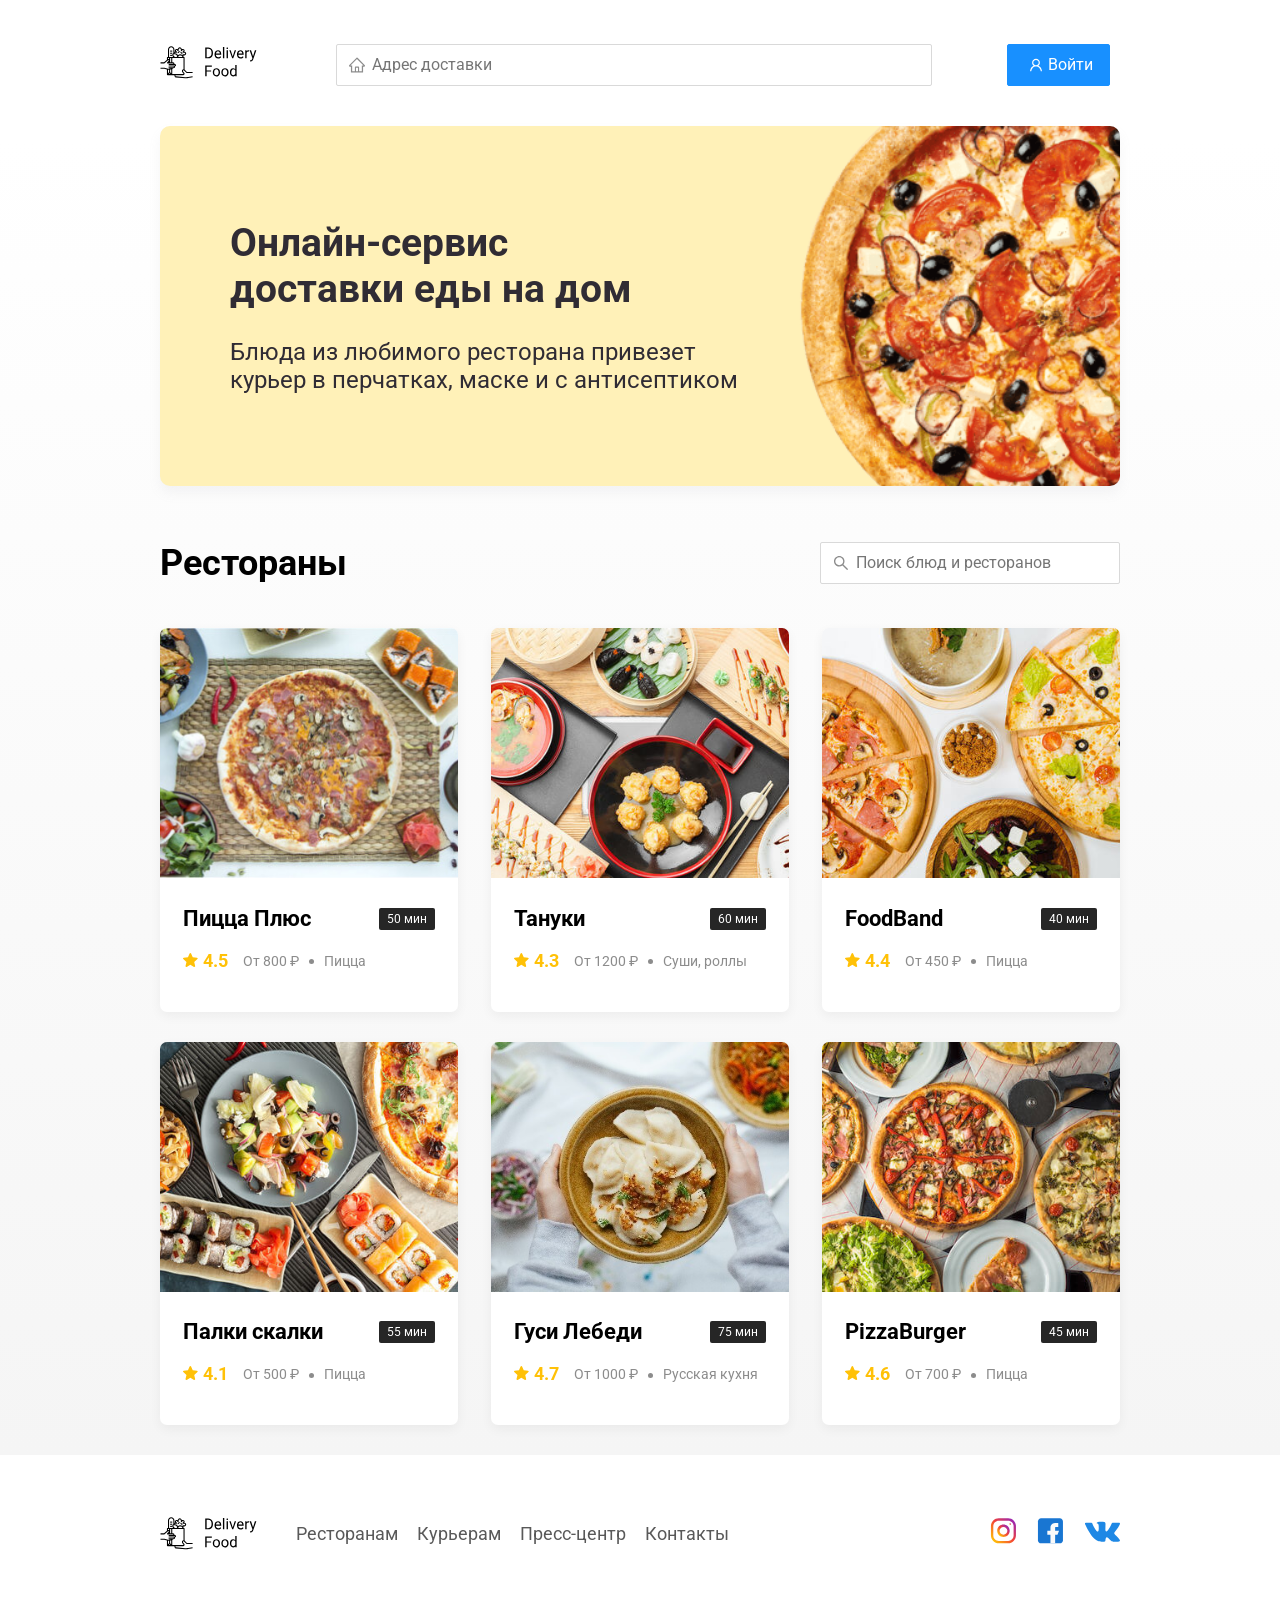
<file: delivery_food/index.html>
<!DOCTYPE html>
<html lang="ru">

<head>
	<meta charset="UTF-8" />
	<meta name="viewport" content="width=device-width, initial-scale=1.0" />
	<title>Delivery Food — доставка еды на дом</title>
	<link href="https://fonts.googleapis.com/css?family=Roboto:400,700&display=swap&subset=cyrillic" rel="stylesheet" />
	<link rel="stylesheet" href="css/normalize.css" />
	<link rel="stylesheet" href="css/style.css" />
	<script src="js/auth.js" defer></script>
	<script src="js/cart.js" defer></script>
	<script src="js/partners.js" defer></script>
</head>

<body>
	<div class="container">
		<header class="header">
			<a class="logo">
				<img src="img/icon/logo.svg" alt="Logo" />
			</a>
			<label class="address">
				<input type="text" class="input input-address" placeholder="Адрес доставки" />
			</label>
			<div class="buttons">
				<span class="user-name"></span>
				<button class="button button-primary button-auth">
					<span class="button-auth-svg"></span>
					<span class="button-text">Войти</span>
				</button>
				<button class="button button-cart" id="cart-button">
					<span class="button-cart-svg"></span>
					<span class="button-text">Корзина</span>
				</button>
				<button class="button button-primary button-out">
					<span class="button-text">Выйти</span>
					<span class="button-out-svg"></span>
				</button>
			</div>
		</header>
	</div>
	<!-- /.container  -->

	<main class="main">
		<div class="container">
			<section class="container-promo">
				<section class="promo pizza">
					<h1 class="promo-title">Онлайн-сервис <br />доставки еды на дом</h1>
					<p class="promo-text">
						Блюда из любимого ресторана привезет курьер в перчатках, маске и с антисептиком
					</p>
				</section>
				<!-- <section class="promo kebab">
					<h1 class="promo-title">Шашлыки на майские <br> со скидкой 35%</h1>
					<p class="promo-text">
						Закажите шашлыки в любом ресторане до 10 мая и получите скидку по промокоду OMAGAD
					</p>
				</section>
				<section class="promo vegetables">
					<h1 class="promo-title">Скидка 20% на всю еду <br> по промокоду LOVE.JS</h1>
					<p class="promo-text">
						Блюдо из ресторана привезут вместе с двумя подарочными книгами по фронтенду
					</p>
				</section>
				<section class="promo sushi">
					<h1 class="promo-title">Сеты со скидкой до 30% <br> в ресторанах</h1>
					<p class="promo-text">
						Скидки на сеты до 30 мая по промокоду DADADA
					</p>
				</section> -->
			</section>
			<section class="restaurants">
				<div class="section-heading">
					<h2 class="section-title">Рестораны</h2>
					<label class="search">
						<input type="text" class="input input-search" placeholder="Поиск блюд и ресторанов" />
					</label>
				</div>
				<div class="cards cards-restaurants">
					
				</div>
				<!-- /.cards -->
			</section>
		</div>
		<!-- /.container -->
	</main>

	<footer class="footer">
		<div class="container">
			<div class="footer-block">
				<img src="img/icon/logo.svg" alt="logo" class="logo footer-logo" />
				<nav class="footer-nav">
					<a href="#" class="footer-link">Ресторанам </a>
					<a href="#" class="footer-link">Курьерам</a>
					<a href="#" class="footer-link">Пресс-центр</a>
					<a href="#" class="footer-link">Контакты</a>
				</nav>
				<div class="social-links">
					<a href="#" class="social-link"><img src="img/social/instagram.svg" alt="instagram" /></a>
					<a href="#" class="social-link"><img src="img/social/fb.svg" alt="facebook" /></a>
					<a href="#" class="social-link"><img src="img/social/vk.svg" alt="vk" /></a>
				</div>
				<!-- /.social-links -->
			</div>
			<!-- /.footer-block -->
		</div>
	</footer>

	<div class="modal modal-cart">
		<div class="modal-dialog">
			<div class="modal-header">
				<h3 class="modal-title">Корзина</h3>
				<button class="close">&times;</button>
			</div>
			<!-- /.modal-header -->
			<div class="modal-body">
				<div class="food-row">
					<span class="food-name">Ролл угорь стандарт</span>
					<strong class="food-price">250 ₽</strong>
					<div class="food-counter">
						<button class="counter-button">-</button>
						<span class="counter">1</span>
						<button class="counter-button">+</button>
					</div>
				</div>
				<!-- /.foods-row -->
				<div class="food-row">
					<span class="food-name">Ролл угорь стандарт</span>
					<strong class="food-price">250 ₽</strong>
					<div class="food-counter">
						<button class="counter-button">-</button>
						<span class="counter">1</span>
						<button class="counter-button">+</button>
					</div>
				</div>
				<!-- /.foods-row -->
				<div class="food-row">
					<span class="food-name">Ролл угорь стандарт</span>
					<strong class="food-price">250 ₽</strong>
					<div class="food-counter">
						<button class="counter-button">-</button>
						<span class="counter">1</span>
						<button class="counter-button">+</button>
					</div>
				</div>
				<!-- /.foods-row -->
				<div class="food-row">
					<span class="food-name">Ролл угорь стандарт</span>
					<strong class="food-price">250 ₽</strong>
					<div class="food-counter">
						<button class="counter-button">-</button>
						<span class="counter">1</span>
						<button class="counter-button">+</button>
					</div>
				</div>
				<!-- /.foods-row -->
			</div>
			<!-- /.modal-body -->
			<div class="modal-footer">
				<span class="modal-pricetag">1250 ₽</span>
				<div class="footer-buttons">
					<button class="button button-primary">Оформить заказ</button>
					<button class="button clear-cart">Отмена</button>
				</div>
			</div>
			<!-- /.modal-footer -->
		</div>
		<!-- /.modal-dialog -->
	</div>

	<div class="modal-auth">
		<div class="modal-dialog modal-dialog-auth">
			<button class="close-auth">&times;</button>
			<form id="logInForm">
				<fieldset class="modal-body">
					<legend class="modal-title">Авторизация</legend>
					<label class="label-auth">
						<span>Логин</span>
						<input id="login" type="text">
					</label>
					<label class="label-auth">
						<span>Пароль</span>
						<input id="password" type="password">
					</label>
				</fieldset>
				<!-- /.modal-body -->
				<div class="modal-footer">
					<div class="footer-buttons">
						<button class="button button-primary button-login" type="submit">Войти</button>
					</div>
				</div>
			</form>
			<!-- /.modal-footer -->
		</div>
		<!-- /.modal-dialog -->
	</div>
</body>

</html>
</file>
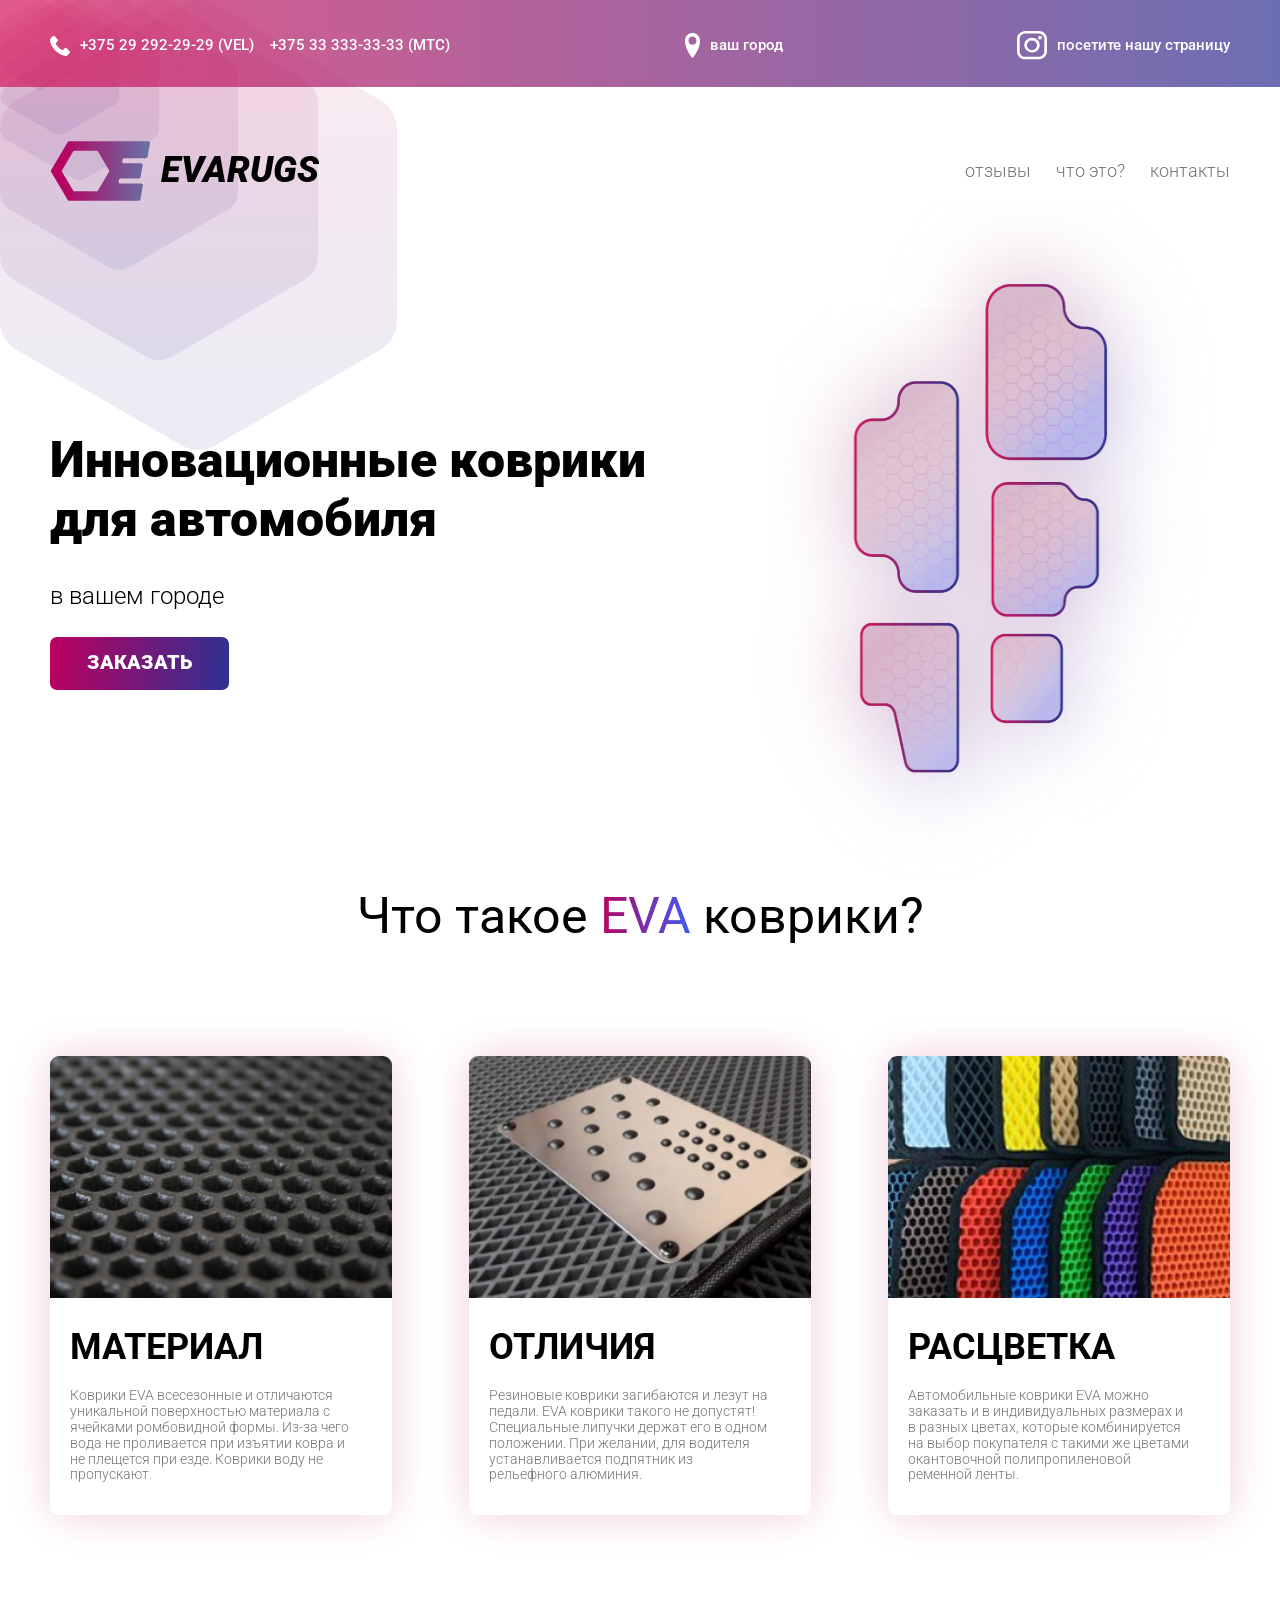
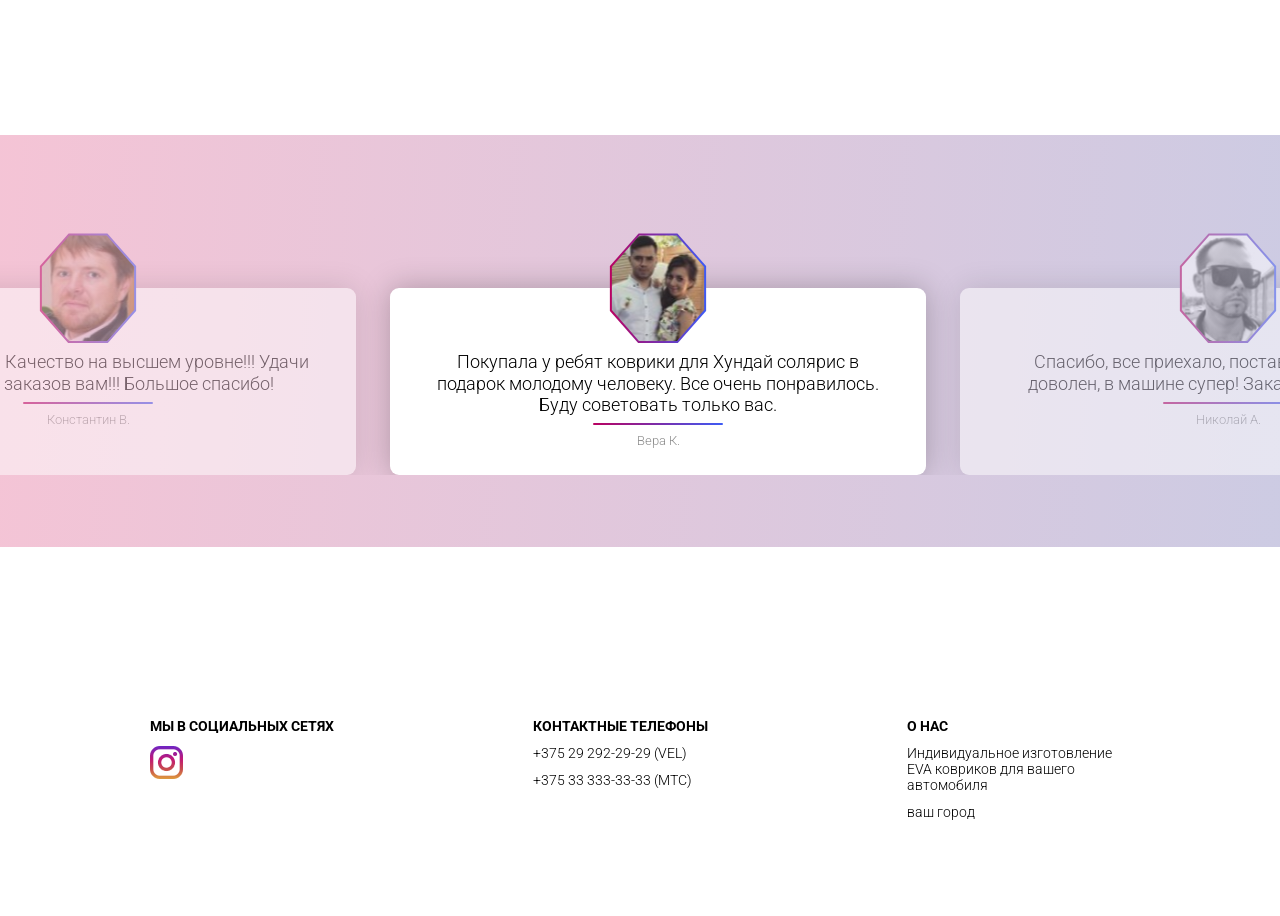
<file: Eva/index.html>
<!DOCTYPE html>
<html lang="ru">

<head>
  <meta charset="UTF-8">
  <meta http-equiv="X-UA-Compatible" content="IE=edge">
  <meta name="viewport" content="width=device-width, initial-scale=1.0">
  <link rel="preconnect" href="https://fonts.googleapis.com">
  <link rel="preconnect" href="https://fonts.gstatic.com" crossorigin>
  <link
    href="https://fonts.googleapis.com/css2?family=Roboto:ital,wght@0,300;0,400;0,500;0,700;0,900;1,900&display=swap"
    rel="stylesheet">
  <link rel="stylesheet" href="https://unpkg.com/swiper@8/swiper-bundle.min.css" />
  <link rel="stylesheet" href="css/normalize.css">
  <link rel="stylesheet" href="css/style.css">
  <script src="js/main.js" defer></script>
  <title>Evarugs в твоем городе</title>
</head>

<body>
  <div class="bg">
    <img class="bg__big-one bg__img" src="img/footer_bg-big.svg" alt="">
    <img class="bg__big-two bg__img" src="img/footer_bg-big.svg" alt="">
    <img class="bg__middle-one bg__img" src="img/footer_bg-big.svg" alt="">
    <img class="bg__middle-two bg__img" src="img/footer_bg-big.svg" alt="">
    <img class="bg__small-one bg__img" src="img/footer_bg-big.svg" alt="">
    <img class="bg__small-two bg__img" src="img/footer_bg-big.svg" alt="">
  </div>
  <div class="modal">
    <div class="modal__window">
      <h2 class="modal__window-title">ФОРМА ЗАЯВКИ</h2>
      <form action="#" class="modal__window-form">
        <input type="text" placeholder="Ваше имя">
        <input type="email" placeholder="Ваш email">
        <textarea placeholder="Ваше сообщение (марка автомобиля, цвет ковриков, номер телефона)"></textarea>
        <button type="submit">ОТПРАВИТЬ</button>
      </form>
    </div>
  </div>
  <header class="header">
    <div class="container">
      <div class="header__wrap">
        <div class="header__phone">
          <div class="header__phone-img">
            <img src="img/phone.svg" alt="иконка телефона">
          </div>
          <div class="header__phone-text">
            <span>+375 29 292-29-29 (VEL)</span>
            <span>+375 33 333-33-33 (МТС)</span>
          </div>
        </div>
        <div class="header__map">
          <div class="header__map-img">
            <img src="img/map.svg" alt="иконка геолокация">
          </div>
          <span>ваш город</span>
        </div>
        <div class="header__insta">
          <div class="header__insta-img">
            <img src="img/insta_header.svg" alt="иконка инстаграмм">
          </div>
          <span>посетите нашу страницу</span>
        </div>
      </div>
    </div>
  </header>

  <main class="main-display">
    <div class="container">

      <div class="main-display__wrap">
        <div class="main-display__top">
          <div class="main-display__logo">
            <div class="main-display__logo-img">
              <img src="img/logo.svg" alt="logo EVARUGS">
            </div>
            <div class="main-display__title-logo">
              <span>EVARUGS</span>
            </div>
          </div>
          <ul class="main-display_nav">
            <li>отзывы</li>
            <li>что это?</li>
            <li>контакты</li>
          </ul>
        </div>
        <div class="main-display__center">
          <div class="main-display__left">
            <h1 class="main-display__title">Инновационные коврики для автомобиля</h1>
            <div class="main-display__subtitle">в вашем городе</div>
            <button id="order_btn" type="button" class="main-display__button">Заказать</button>
          </div>
          <div class="main-display__right">
            <img src="img/main-img.png" alt="">
          </div>
        </div>
        <div class="about">
          <div class="containter">
            <div class="about__wrap">
              <h2 class="about__title">
                Что такое <span>EVA</span> коврики?
              </h2>
              <div class="about__items">
                <div class="about__item">
                  <div class="about__item-img">
                    <img src="img/about_1.png" alt="">
                  </div>
                  <div class="about__item-desc">
                    <h3 class="about__item-title">МАТЕРИАЛ</h3>
                    <p class="about__item-text">Коврики EVA всесезонные и отличаются уникальной поверхностью материала с
                      ячейками ромбовидной формы. Из-за чего вода не
                      проливается при изъятии ковра и не плещется при езде. Коврики воду не пропускают.</p>
                  </div>
                </div>

                <div class="about__item">
                  <div class="about__item-img">
                    <img src="img/about_2.png" alt="">
                  </div>
                  <div class="about__item-desc">
                    <h3 class="about__item-title">ОТЛИЧИЯ</h3>
                    <p class="about__item-text">Резиновые коврики загибаются и лезут на педали. EVA коврики такого не
                      допустят! Специальные липучки держат его в одном
                      положении. При желании, для водителя устанавливается подпятник из рельефного алюминия.</p>
                  </div>
                </div>

                <div class="about__item">
                  <div class="about__item-img">
                    <img src="img/about_3.png" alt="">
                  </div>
                  <div class="about__item-desc">
                    <h3 class="about__item-title">РАСЦВЕТКА</h3>
                    <p class="about__item-text">Автомобильные коврики EVA можно заказать и в индивидуальных размерах и в
                      разных цветах, которые комбинируется на выбор
                      покупателя с такими же цветами окантовочной полипропиленовой ременной ленты.</p>
                  </div>
                </div>
              </div>
            </div>
          </div>

        </div>
      </div>

    </div>
    <div class="slider">

      <div class="slider__mobile">
        <div class="slider__item">
          <div class="slider__item-photo">
            <div class="slider__item-img">
              <img src="img/comment/comment_1.png" alt="">
            </div>
          </div>
          <p class="slider__item-text">Покупала у ребят коврики для Хундай солярис в подарок молодому человеку. Все
            очень
            понравилось. Буду советовать только
            вас.</p>
          <span class="slider__item-line"></span>
          <p class="slider__item-author">Вера К.</p>
        </div>

        <div class="slider__item">
          <div class="slider__item-photo">
            <div class="slider__item-img">
              <img src="img/comment/comment_2.png" alt="">
            </div>
          </div>
          <p class="slider__item-text">Спасибо, все приехало, поставил. Результатом доволен, в машине супер! Заказывал
            на Ниссан.</p>
          <span class="slider__item-line"></span>
          <p class="slider__item-author">Николай А.</p>
        </div>

        <div class="slider__item">
          <div class="slider__item-photo">
            <div class="slider__item-img">
              <img src="img/comment/comment_3.png" alt="">
            </div>
          </div>
          <p class="slider__item-text">Коврики супер!!! Качество на высшем уровне!!! Удачи и побольше заказов вам!!!
            Большое спасибо!</p>
          <span class="slider__item-line"></span>
          <p class="slider__item-author">Константин В.</p>
        </div>
      </div>
      <!-- /.slider__mobile -->

      <div class="swiper">
        <!-- Additional required wrapper -->
        <div class="swiper-wrapper">
          <!-- Slides -->
          <div class="swiper-slide">
            <div class="slider__item">
              <div class="slider__item-photo">
                <div class="slider__item-img">
                  <img src="img/comment/comment_1.png" alt="">
                </div>
              </div>
              <p class="slider__item-text">Покупала у ребят коврики для Хундай солярис в подарок молодому человеку. Все
                очень
                понравилось. Буду советовать только
                вас.</p>
              <span class="slider__item-line"></span>
              <p class="slider__item-author">Вера К.</p>
            </div>
          </div>
          <div class="swiper-slide">
            <div class="slider__item">
              <div class="slider__item-photo">
                <div class="slider__item-img">
                  <img src="img/comment/comment_2.png" alt="">
                </div>
              </div>
              <p class="slider__item-text">Спасибо, все приехало, поставил. Результатом доволен, в машине супер!
                Заказывал на Ниссан.</p>
              <span class="slider__item-line"></span>
              <p class="slider__item-author">Николай А.</p>
            </div>
          </div>
          <div class="swiper-slide">
            <div class="slider__item">
              <div class="slider__item-photo">
                <div class="slider__item-img">
                  <img src="img/comment/comment_3.png" alt="">
                </div>
              </div>
              <p class="slider__item-text">Коврики супер!!! Качество на высшем уровне!!!
                Удачи и побольше заказов вам!!! Большое спасибо!</p>
              <span class="slider__item-line"></span>
              <p class="slider__item-author">Константин В.</p>
            </div>
          </div>
        </div>

      </div>
  </main>

  <footer class="footer">
    <div class="container">
      <div class="footer__wrap">
        <div class="footer__insta">
          <h4 class="footer__title">МЫ В СОЦИАЛЬНЫХ СЕТЯХ</h4>
          <div class="footer__insta-img">
            <img src="img/insta_footer.png" alt="иконка инстаграмм">
          </div>
        </div>
        <div class="footer__phone">
          <h4 class="footer__title">КОНТАКТНЫЕ ТЕЛЕФОНЫ</h4>
          <ul>
            <li>+375 29 292-29-29 (VEL)</li>
            <li>+375 33 333-33-33 (МТС)</li>
          </ul>
        </div>
        <div class="footer__adress">
          <h4 class="footer__title">О НАС</h4>
          <ul>
            <li>Индивидуальное изготовление EVA ковриков для вашего автомобиля</li>
            <li>ваш город</li>
          </ul>
        </div>
      </div>
    </div>
  </footer>
  <script src="https://unpkg.com/swiper@8/swiper-bundle.min.js"></script>
</body>

</html>
</file>
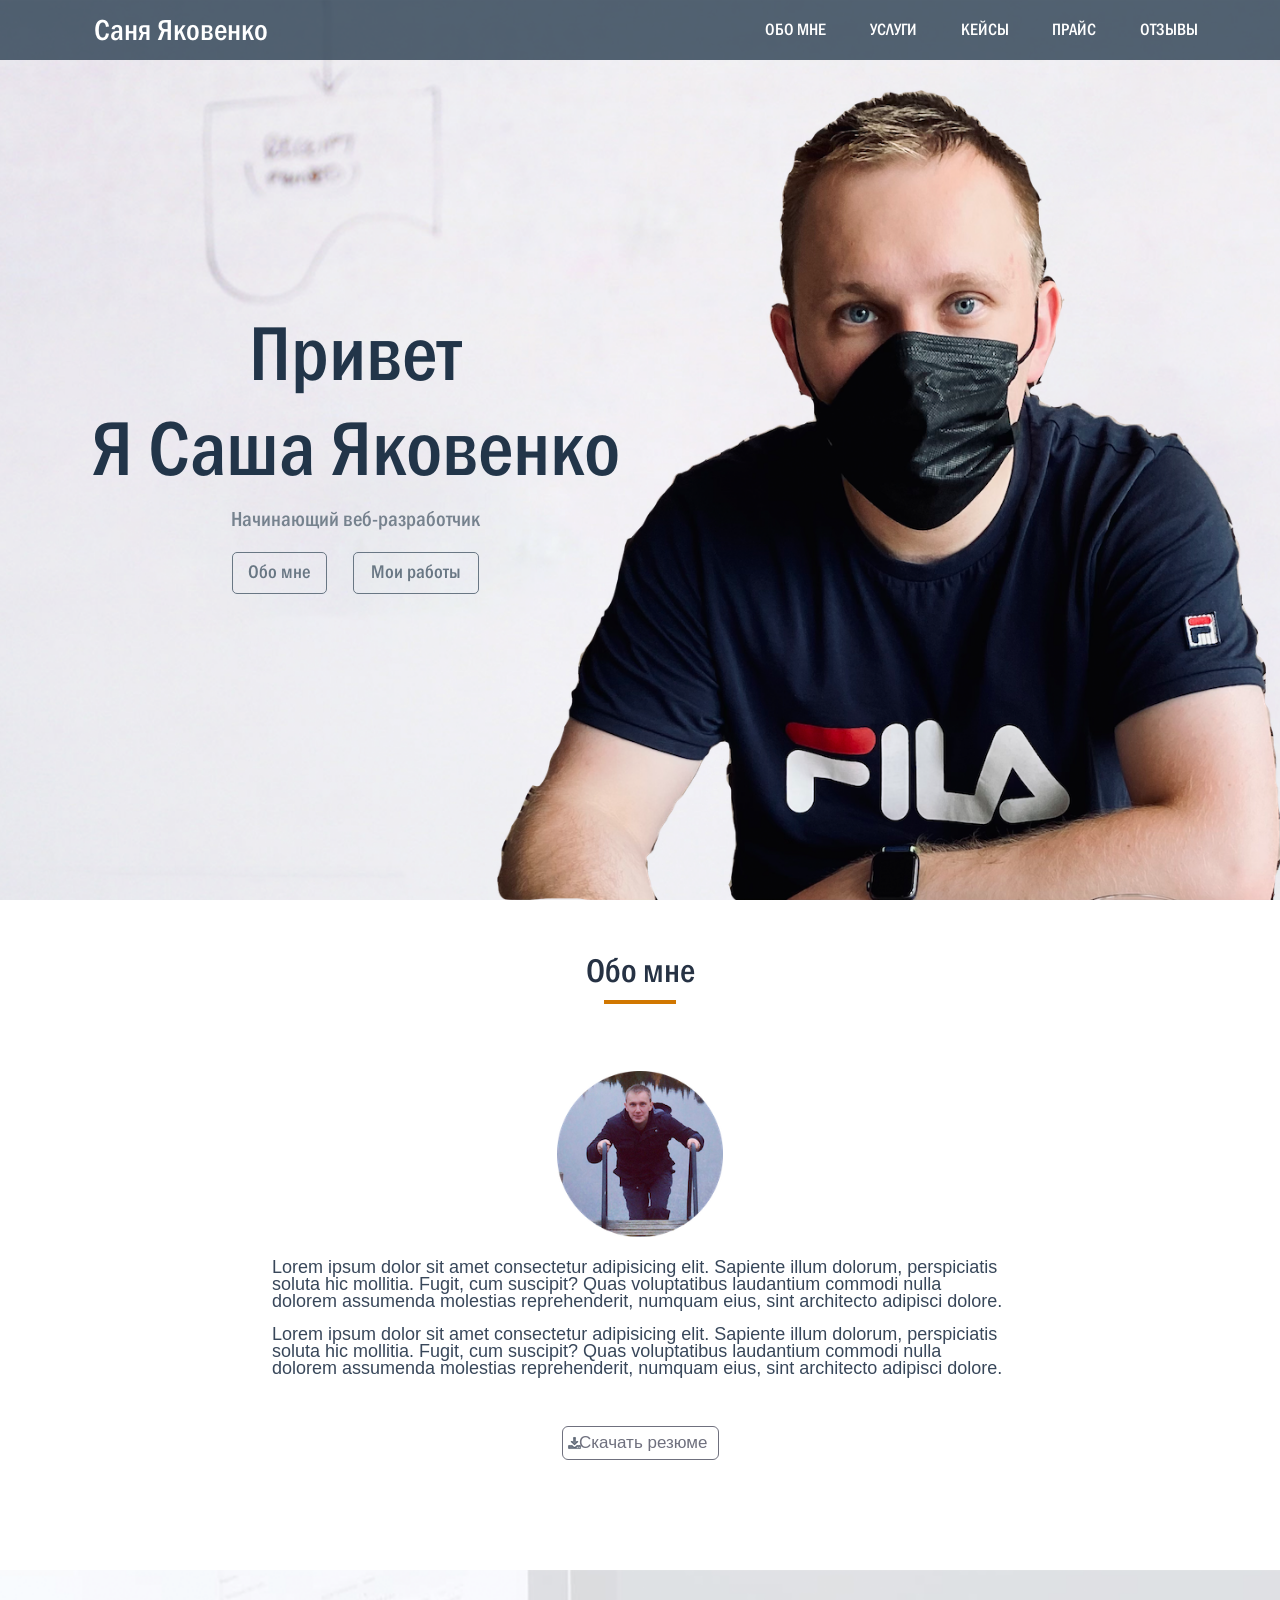
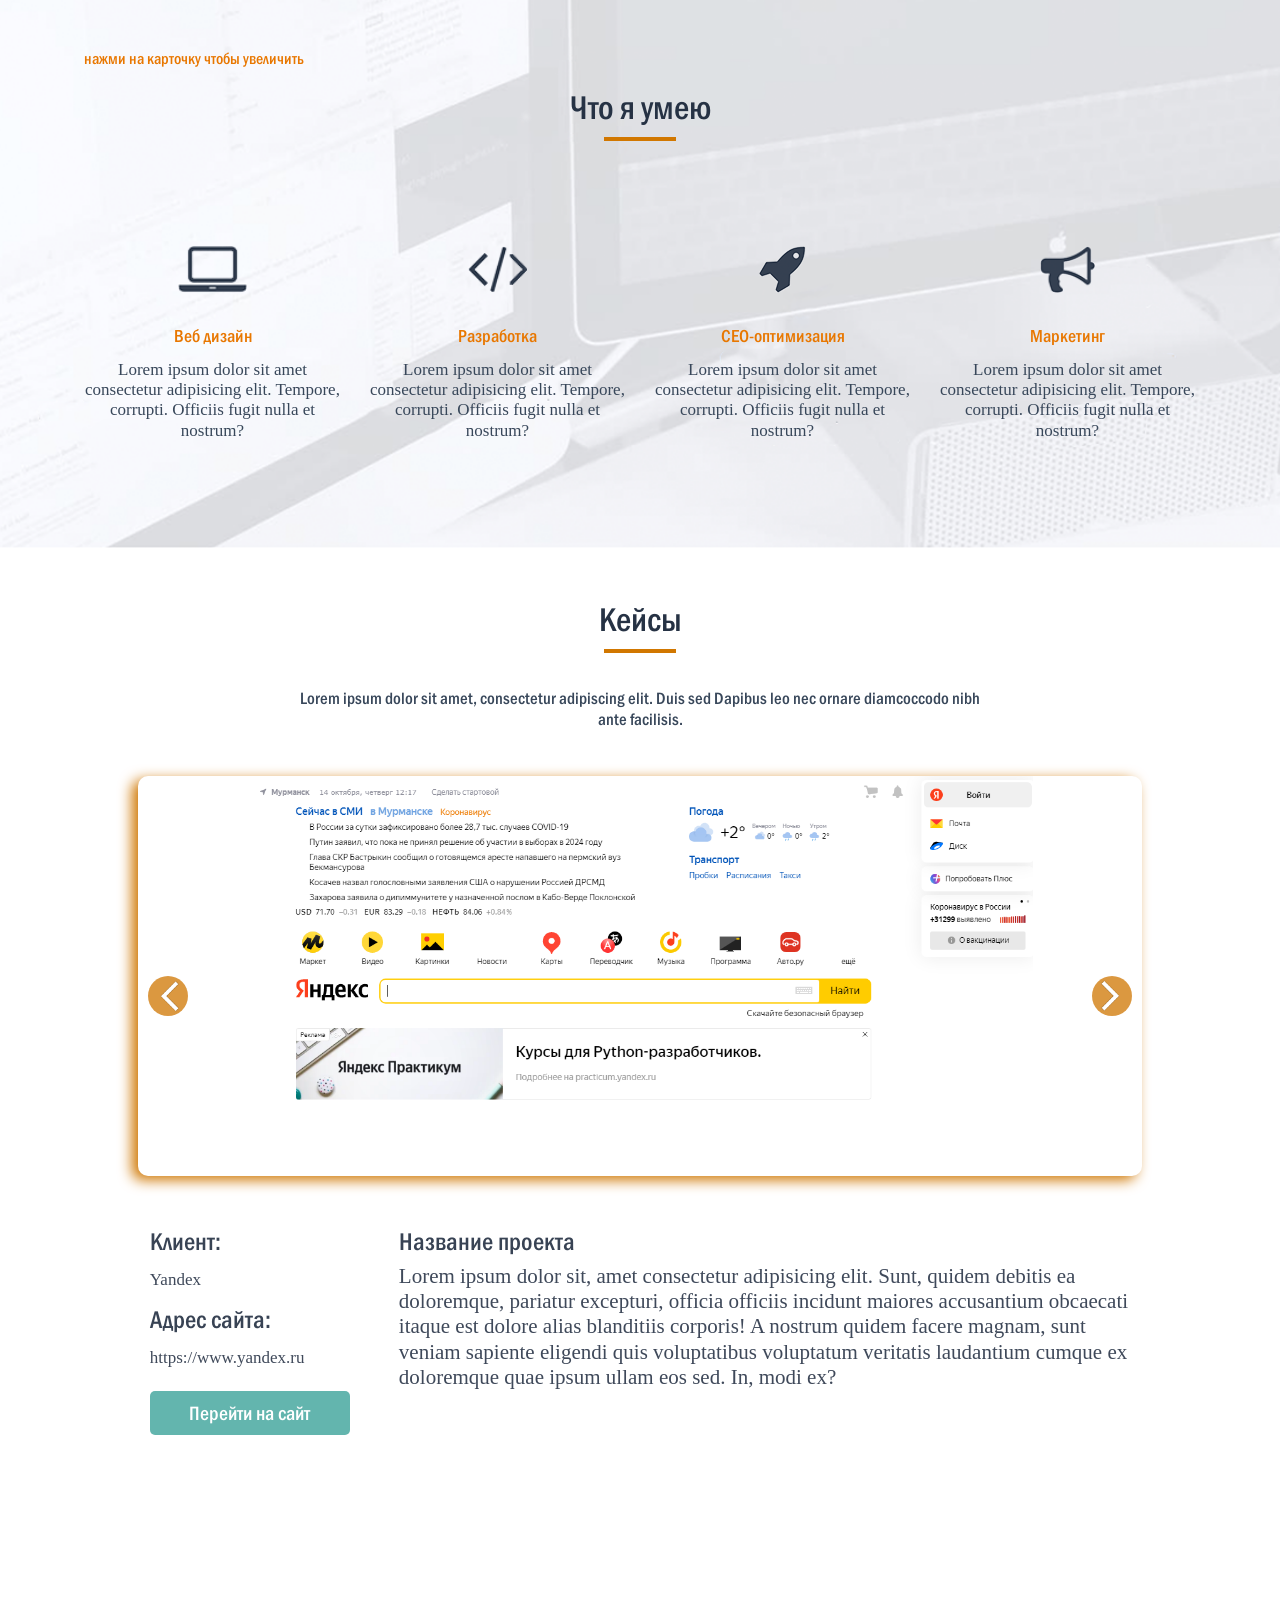
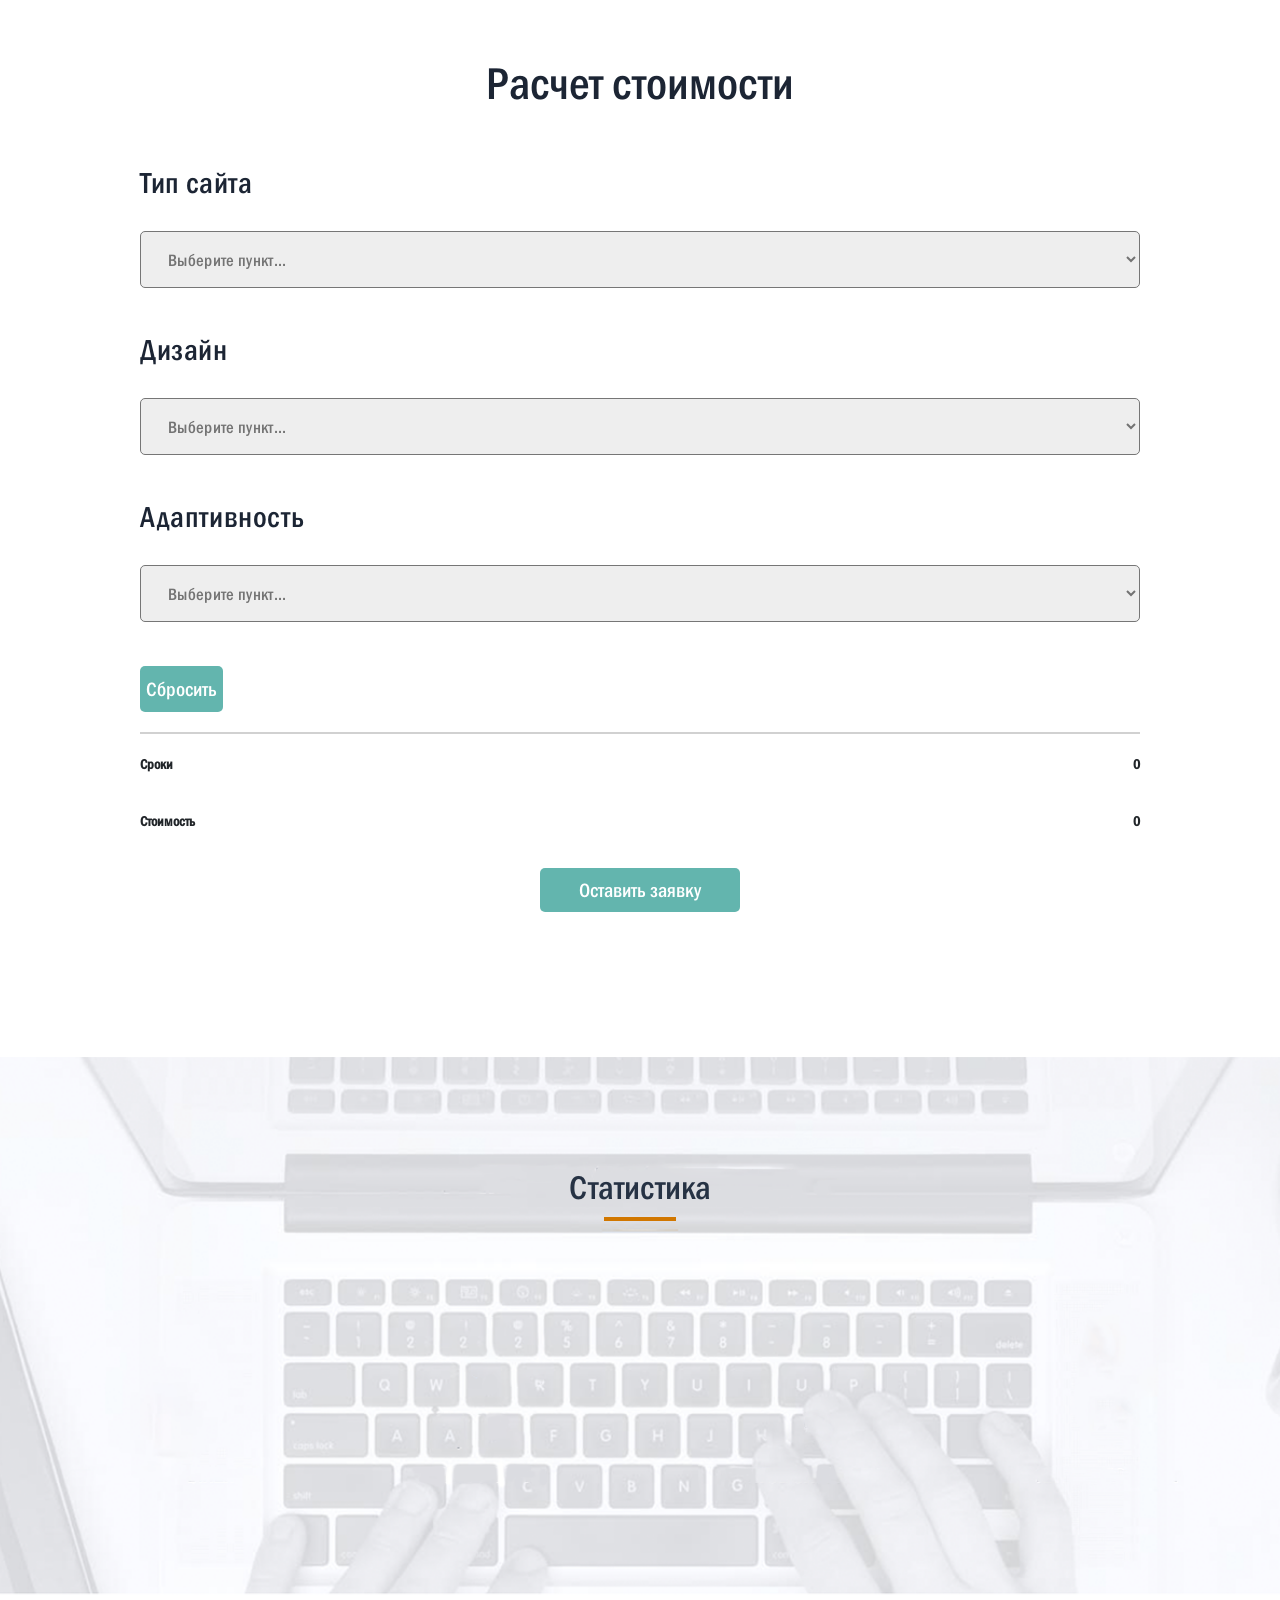
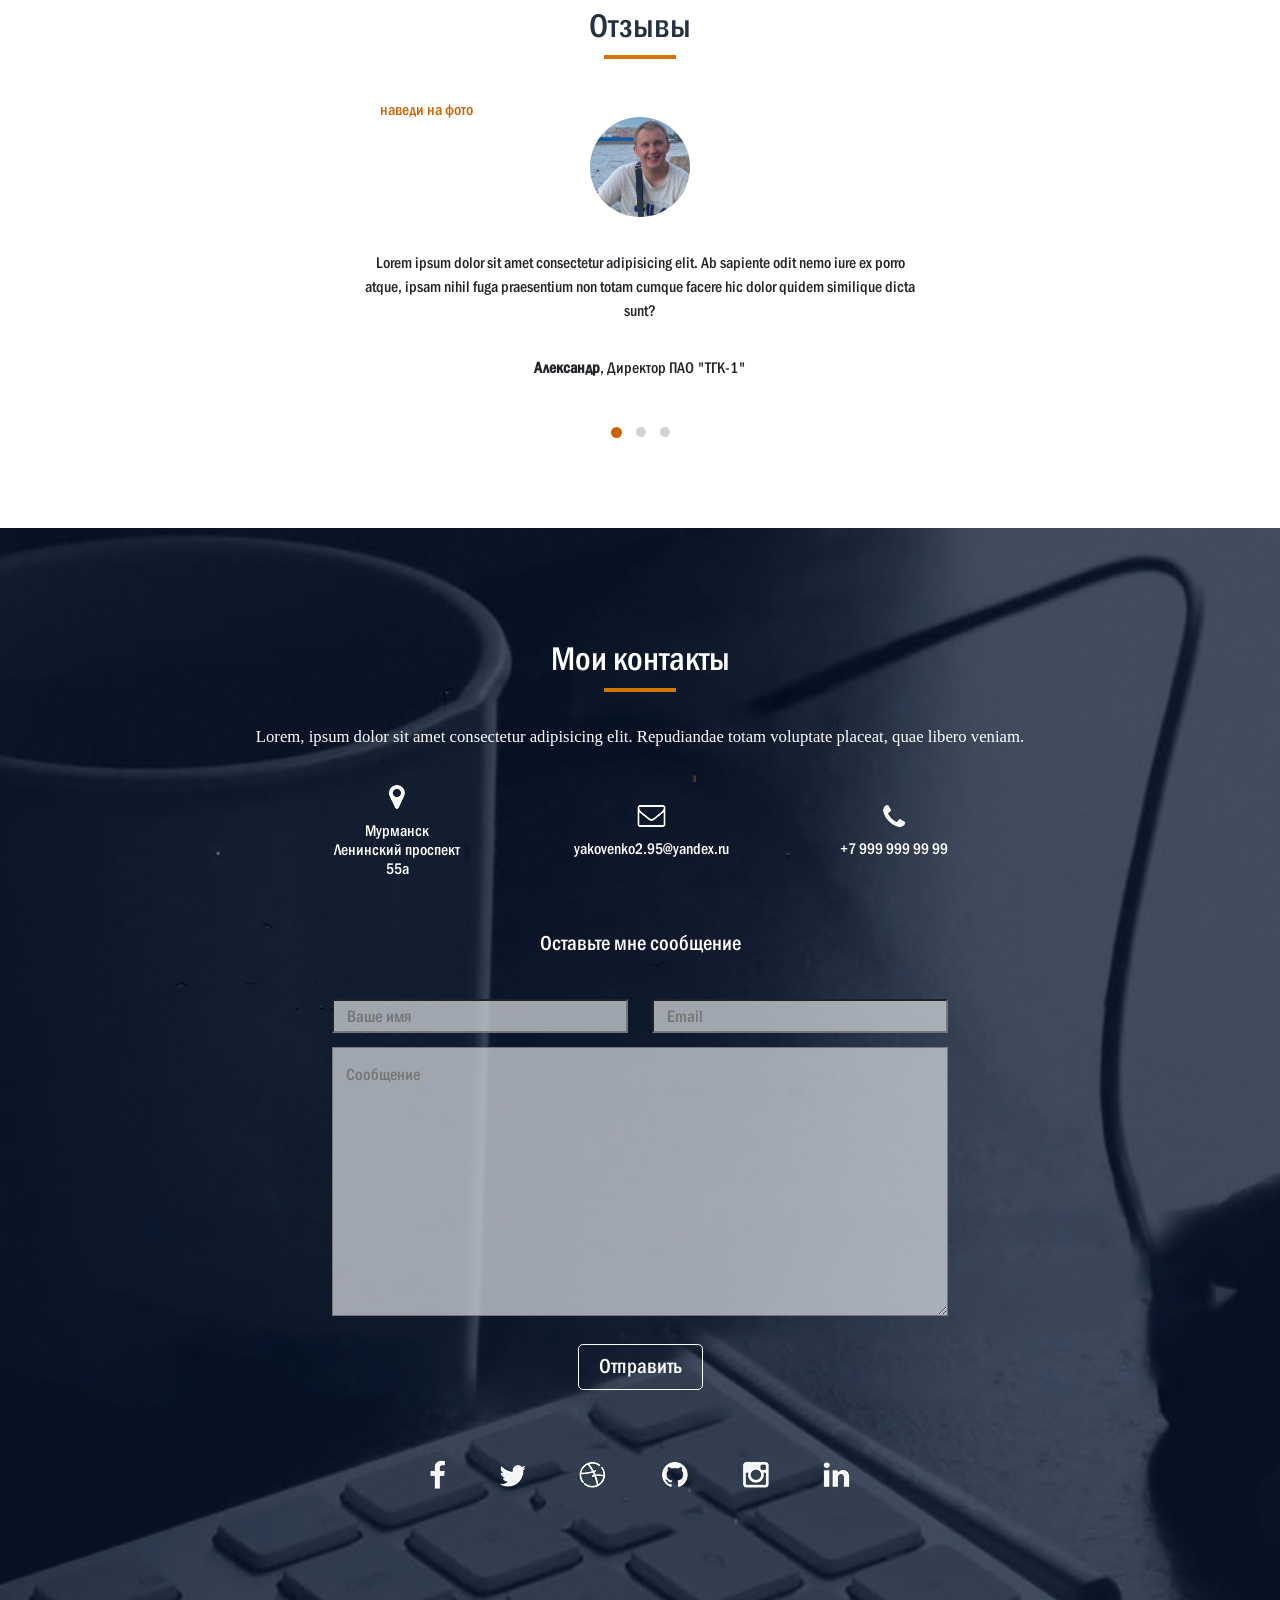
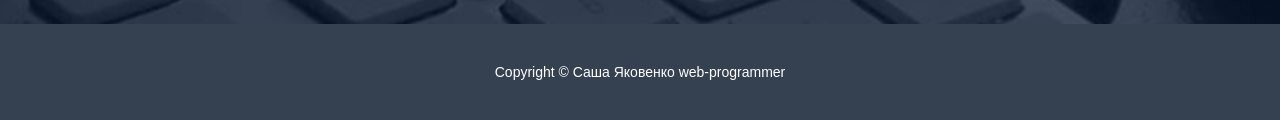
<file: my_first_cite/index.html>
<!DOCTYPE html>
<html lang="en">
  <head>
    <meta charset="UTF-8" />
    <meta http-equiv="X-UA-Compatible" content="IE=edge" />
    <meta name="viewport" content="width=device-width, initial-scale=1.0" />
    <link rel="stylesheet" href="css/bootstrap.min.css" />
    <link rel="stylesheet" href="css/ya_slider.css" />
    <link rel="stylesheet" href="css/style.css" />
    <title>Мервый сайт визитка</title>
  </head>

  <body>
    <header class="header">
      <div class="container">
        <div class="row mar_none">
          <div class="col-8 col-lg-3 col-md-4">
            <div class="logo">
              <a href="slider.html"
                ><span class="logo_text">Саня Яковенко</span></a
              >
            </div>
          </div>
          <div
            class="
              d-none d-md-block
              col-lg-5
              offset-lg-4
              col-md-6
              offset-md-2
              p-0
            "
          >
            <ul class="menu">
              <li><a href="#go_about_me" class="menu_link">Обо мне</a></li>
              <li><a href="#go_skills" class="menu_link">Услуги</a></li>
              <li><a href="#go_cases" class="menu_link">Кейсы</a></li>
              <li><a href="#go_price" class="menu_link">Прайс</a></li>
              <li><a href="#go_comments" class="menu_link">Отзывы</a></li>
            </ul>
          </div>
          <div
            class="
              d-flex
              justify-content-end
              align-items-center
              item-center
              d-md-none
              col-4
            "
          >
            <div class="btn-group">
              <button
                type="button"
                class="btn btn-secondary dropdown-toggle"
                data-bs-toggle="dropdown"
                aria-expanded="false"
              >
                Меню
              </button>
              <ul class="dropdown-menu">
                <li>
                  <a class="dropdown-item" href="#go_about_me">Обо мне</a>
                </li>
                <li><a class="dropdown-item" href="#go_skills">Услуги</a></li>
                <li><a class="dropdown-item" href="#go_cases">Кейсы</a></li>
                <li><a class="dropdown-item" href="#go_price">Прайс</a></li>
                <li><a class="dropdown-item" href="#go_comments">Отзывы</a></li>
              </ul>
            </div>
          </div>
        </div>
      </div>
    </header>
    <div id="sale_window" class="model_window">
      <div class="model_banner">
        <span class="model_text"
          >Закажите сайт до 15 декабря и получите скидку
          <span class="sale">25%</span></span
        >
        <button class="model_btn">закрыть</button>
      </div>
    </div>

    <div id="open_slider" class="model_window">
      <div class="model_banner">
        <span class="model_text">Нажми на лого, чтоб открыть слайдер</span>
        <button class="model_btn">закрыть</button>
      </div>
    </div>
    <main class="main">
      <!--hero -->
      <section class="hero">
        <div class="container">
          <div class="row align-items-center">
            <div class="hero_info col-md-6">
              <h1>
                Привет <br />
                Я Саша Яковенко
              </h1>
              <p>Начинающий веб-разработчик</p>
              <div class="input">
                <input type="button" value="Обо мне" />
                <input type="button" value="Мои работы" />
              </div>
            </div>
          </div>
        </div>
      </section>
      <!--hero -->

      <!--about_me -->
      <section class="about_me">
        <h2 id="go_about_me" class="title_block section">Обо мне</h2>
        <div class="container">
          <div class="row justify-content-center">
            <img
              class="col-4 col-md-2"
              src="img/cirkle_i.png"
              alt="кругалая картинка"
            />
          </div>
          <div class="row justify-content-center">
            <p class="col-md-8">
              Lorem ipsum dolor sit amet consectetur adipisicing elit. Sapiente
              illum dolorum, perspiciatis soluta hic mollitia. Fugit, cum
              suscipit? Quas voluptatibus laudantium commodi nulla dolorem
              assumenda molestias reprehenderit, numquam eius, sint architecto
              adipisci dolore.
            </p>
            <p class="col-md-8">
              Lorem ipsum dolor sit amet consectetur adipisicing elit. Sapiente
              illum dolorum, perspiciatis soluta hic mollitia. Fugit, cum
              suscipit? Quas voluptatibus laudantium commodi nulla dolorem
              assumenda molestias reprehenderit, numquam eius, sint architecto
              adipisci dolore.
            </p>
          </div>
          <input id="download_resume" type="submit" value="Скачать резюме" />
        </div>
      </section>
      <!--about_me -->

      <!--skills -->
      <section class="skills section">
        <h2 id="go_skills" class="title_block">Что я умею</h2>
        <div class="container">
          <div class="skills_block row">
            <span class="skills_prompt">нажми на карточку чтобы увеличить</span>
            <div
              class="skills_item col-md d-flex flex-column align-items-center"
            >
              <img src="img/icon_notebook.png" alt="тут картинка про дизайн" />
              <h4>Веб дизайн</h4>
              <p>
                Lorem ipsum dolor sit amet consectetur adipisicing elit.
                Tempore, corrupti. Officiis fugit nulla et nostrum?
              </p>
            </div>
            <div
              class="skills_item col-md d-flex flex-column align-items-center"
            >
              <img
                src="img/icon_quotes.png"
                alt="тут картинка про разработку"
              />
              <h4>Разработка</h4>
              <p>
                Lorem ipsum dolor sit amet consectetur adipisicing elit.
                Tempore, corrupti. Officiis fugit nulla et nostrum?
              </p>
            </div>
            <div
              class="skills_item col-md d-flex flex-column align-items-center"
            >
              <img
                src="img/icon_rocket.png"
                alt="тут картинка про CEO-оптимизацию"
              />
              <h4>CEO-оптимизация</h4>
              <p>
                Lorem ipsum dolor sit amet consectetur adipisicing elit.
                Tempore, corrupti. Officiis fugit nulla et nostrum?
              </p>
            </div>
            <div
              class="skills_item col-md d-flex flex-column align-items-center"
            >
              <img src="img/icon_shout.png" alt="тут картинка про маркетинг" />
              <h4>Маркетинг</h4>
              <p>
                Lorem ipsum dolor sit amet consectetur adipisicing elit.
                Tempore, corrupti. Officiis fugit nulla et nostrum?
              </p>
            </div>
          </div>
        </div>
      </section>
      <!--skills -->

      <!--cases -->
      <section class="cases">
        <h2 id="go_cases" class="title_block section">Кейсы</h2>
        <span class="cases_text-title"
          >Lorem ipsum dolor sit amet, consectetur adipiscing elit. Duis sed
          Dapibus leo nec ornare diamcoccodo nibh ante facilisis.</span
        >
        <div class="container">
          <div class="ya_slider slider">
            <div class="ya_slide">
              <img
                class="slide_img"
                height="100%"
                src="img/slider/fon_1.png"
                alt=""
              />
            </div>
            <div class="ya_slide">
              <img
                class="slide_img"
                height="100%"
                src="img/slider/fon_2.png"
                alt=""
              />
            </div>
            <div class="ya_slide">
              <img
                class="slide_img"
                height="100%"
                src="img/slider/fon_3.png"
                alt=""
              />
            </div>
            <div class="ya_btn ya_btn_light">
              <img height="100%" src="img/right-arrow.png" alt="" />
            </div>
            <div class="ya_btn ya_btn_right">
              <img height="100%" src="img/right-arrow.png" alt="" />
            </div>
          </div>

          <div class="about_site container">
            <div class="about_site_left_container">
              <h5>Клиент:</h5>
              <p class="name_company">Yandex</p>
              <h5>Адрес сайта:</h5>
              <p class="cite_company">https://www.yandex.ru</p>
              <a
                class="link_button"
                target="_blank"
                href="https://www.yandex.ru"
                >Перейти на сайт</a
              >
            </div>
            <div class="about_site_right_container">
              <h6>Название проекта</h6>
              <p>
                Lorem ipsum dolor sit, amet consectetur adipisicing elit. Sunt,
                quidem debitis ea doloremque, pariatur excepturi, officia
                officiis incidunt maiores accusantium obcaecati itaque est
                dolore alias blanditiis corporis! A nostrum quidem facere
                magnam, sunt veniam sapiente eligendi quis voluptatibus
                voluptatum veritatis laudantium cumque ex doloremque quae ipsum
                ullam eos sed. In, modi ex?
              </p>
            </div>
          </div>
        </div>
      </section>
      <!--cases -->

      <!--price -->
      <section class="price">
        <div class="price_container container">
          <h2 id="go_price" class="section">Расчет стоимости</h2>
          <form id="form_price" action="#">
            <h6>Тип сайта</h6>
            <select name="type_cite" id="type_cite">
              <option selected disabled hidden value="сайт-визитка">
                Выберите пункт...
              </option>
              <option value="1">Сайт-визитка</option>
              <option value="2">Корпоративный сайт</option>
              <option value="3">Сайт-каталог</option>
              <option value="4">Сайт-портфолио</option>
              <option value="5">Промо-сайт</option>
              <option value="6">Лендинг</option>
              <option value="7">Интернет магазин</option>
            </select>
            <h6>Дизайн</h6>
            <select name="design" id="design_cite">
              <option selected disabled hidden value="сайт-визитка">
                Выберите пункт...
              </option>
              <option value="1">Готовый макет</option>
              <option value="2">Создание макета</option>
              <option value="3">Совместное создание макета</option>
            </select>
            <h6>Адаптивность</h6>
            <select name="adaptive" id="adaptive_cite">
              <option selected disabled hidden value="сайт-визитка">
                Выберите пункт...
              </option>
              <option value="1">Нужна адаптивная верстка</option>
              <option value="2">Без адаптивной верстки</option>
            </select>
            <button id="btn_reset" type="reset">Cбросить</button>
          </form>
          <div class="price_total">
            <div class="term">
              <p>Сроки</p>
              <p class="term_text">0</p>
            </div>
            <div class="price">
              <p>Стоимость</p>
              <p class="price_text">0</p>
            </div>
          </div>
          <div class="price_button">
            <a href="#" class="link_button">Оставить заявку</a>
          </div>
        </div>
      </section>
      <!-- price -->

      <!-- main_statistics -->
      <section class="statistics">
        <h2 class="title_block">Статистика</h2>
        <div class="statistics_container hide container">
          <div class="statistics_item">
            <img src="img/statistic/smile.png" alt=":-)" />
            <h3 id="happy_clients">120</h3>
            <p>Счастливых клиентов</p>
          </div>
          <div class="statistics_item">
            <img src="img/statistic/quotes.png" alt="</>" />
            <h3 id="hours_work">4,600</h3>
            <p>Часов работы</p>
          </div>
          <div class="statistics_item">
            <img src="img/statistic/tick.png" alt="Галочка" />
            <h3 id="project_end">340</h3>
            <p>Проектов завершено</p>
          </div>
          <div class="statistics_item">
            <img src="img/statistic/cup.png" alt="Кубок" />
            <h3 id="awards">23</h3>
            <p>Наград получено</p>
          </div>
        </div>
      </section>
      <!-- main_statistics -->

      <!-- main_comment -->
      <section class="main_comment">
        <h2 id="go_comments" class="title_block section">Отзывы</h2>
        <div class="comment_container container">
          <span class="promt_comment">наведи на фото</span>
          <img class="comment_img" src="img/comment_photo/1.jpeg" alt="фото" />
          <div class="comment_text_container">
            <p>
              Lorem ipsum dolor sit amet consectetur adipisicing elit. Ab
              sapiente odit nemo iure ex porro atque, ipsam nihil fuga
              praesentium non totam cumque facere hic dolor quidem similique
              dicta sunt?
            </p>
            <p class="who_comments">
              <span class="who_comments_name" style="font-weight: 700"
                >Александр</span
              ><span class="who_comments_post">, Директор ПАО "ТГК-1"</span>
            </p>
          </div>
          <div class="comment_button_block">
            <div
              id="comment_1"
              class="comment_button comment_button_active"
            ></div>
            <div id="comment_2" class="comment_button"></div>
            <div id="comment_3" class="comment_button"></div>
          </div>
        </div>
      </section>
      <!-- main_comment -->

      <!-- main_contacts -->
      <section class="contacts">
        <img
          class="contacts_bg"
          src="img/bg.png"
          data-goodBg="img/fon_contacts.png"
          alt=""
        />
        <div class="contacts_wrap">
          <h2 class="title_block">Мои контакты</h2>
          <p>
            Lorem, ipsum dolor sit amet consectetur adipisicing elit.
            Repudiandae totam voluptate placeat, quae libero veniam.
          </p>
          <div class="contacts_container container">
            <div class="contacts_contact">
              <div class="contacts_items">
                <img src="img/contacts/geolocation_.png" alt="Геолокация" />
                <p>
                  Мурманск<br />
                  Ленинский проспект 55а
                </p>
              </div>
              <div class="contacts_items">
                <img src="img/contacts/email.png" alt="Эл.адрес" />
                <p>yakovenko2.95@yandex.ru</p>
              </div>
              <div class="contacts_items">
                <img src="img/contacts/phone.png" alt="Номер" />
                <p>+7 999 999 99 99</p>
              </div>
            </div>
            <div class="contacts_form">
              <h3>Оставьте мне сообщение</h3>
              <form action="#">
                <input type="text" name="name" placeholder="Ваше имя" />
                <input type="email" name="email" placeholder="Email" />
                <textarea
                  name="message"
                  cols="80"
                  rows="10"
                  placeholder="Сообщение"
                ></textarea>
                <input name="home" type="submit" value="Отправить" />
              </form>
            </div>
            <div class="contacts_social_networks">
              <a class="social_link" href="#"
                ><img src="img/social_networks/fb.png" alt="facebook"
              /></a>
              <a class="social_link" href="#"
                ><img src="img/social_networks/twitter_.png" alt="twitter"
              /></a>
              <a class="social_link" href="#"
                ><img src="img/social_networks/dribbble.png" alt="dribbble"
              /></a>
              <a class="social_link" href="#"
                ><img src="img/social_networks/github.png" alt="github"
              /></a>
              <a class="social_link" href="#"
                ><img src="img/social_networks/instagram.png" alt="instagram"
              /></a>
              <a class="social_link" href="#"
                ><img src="img/social_networks/linkedin.png" alt="linkedin"
              /></a>
            </div>
          </div>
        </div>
      </section>
      <!-- main_contacts -->
    </main>

    <footer class="footer">
      <p>Copyright &copy;&nbsp;Саша Яковенко web-programmer</p>
    </footer>
    <script src="js/bootstrap.bundle.min.js"></script>
    <script src="js/jquery-3.6.0.min.js"></script>
    <script src="js/ya_slider.js"></script>
    <script src="js/script.js"></script>
  </body>
</html>
</file>
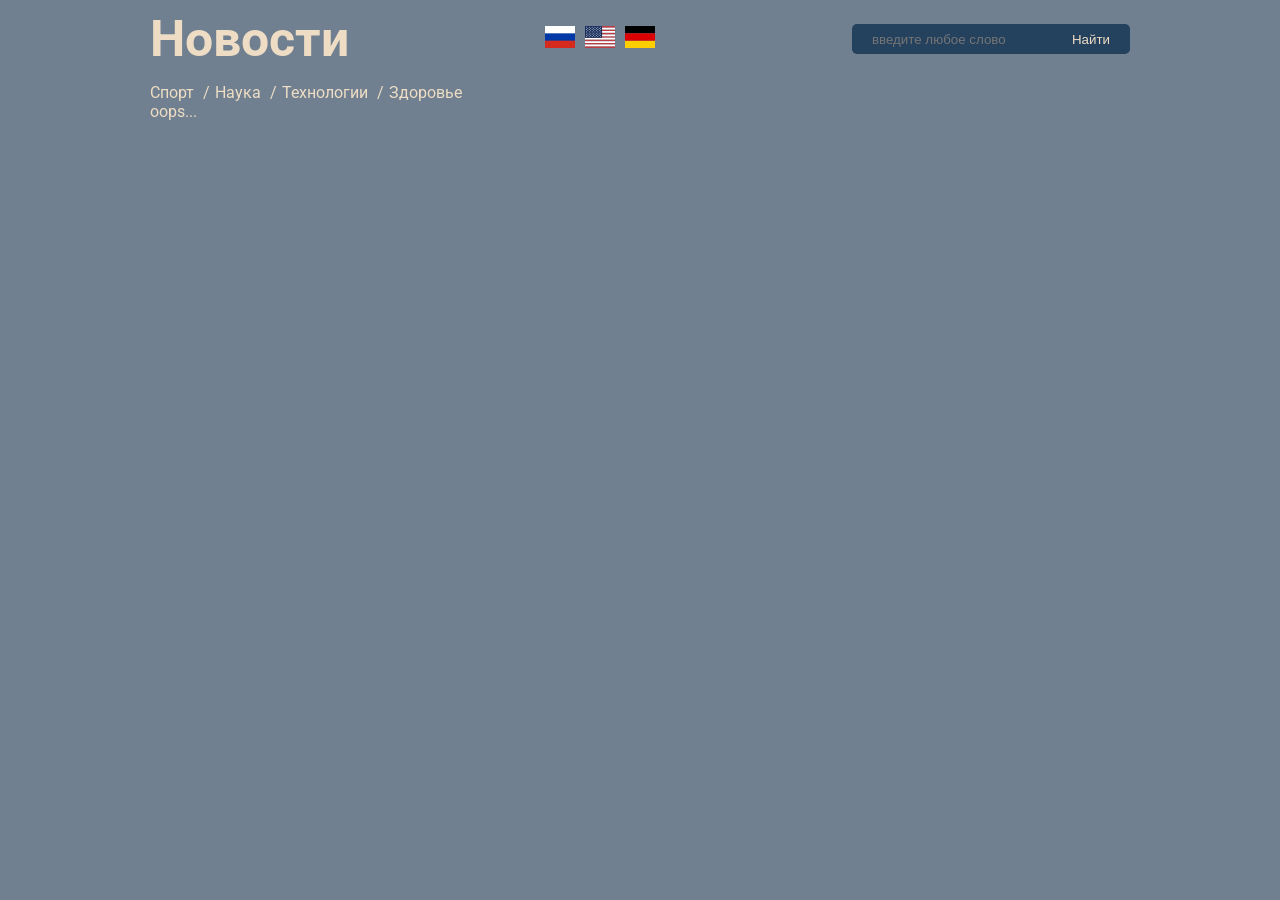
<file: news/index.html>
<!DOCTYPE html>
<html lang="en">

<head>
  <meta charset="UTF-8">
  <meta http-equiv="X-UA-Compatible" content="IE=edge">
  <meta name="viewport" content="width=device-width, initial-scale=1.0">
  <link rel="preconnect" href="https://fonts.googleapis.com">
  <link rel="preconnect" href="https://fonts.gstatic.com" crossorigin>
  <link href="https://fonts.googleapis.com/css2?family=Roboto:wght@300;400;500;700&display=swap" rel="stylesheet">
  <link rel="stylesheet" href="css/style.css">
  <script src="app/app.js" defer></script>
  <title>Новости</title>
</head>

<body>
  <header class="header">
    <div class="wrapper container">
      <h2 class="logo">Новости</h2>
      <ul class="country">
        <li><img class="countery_img" src="img/flags/ru.svg" alt="ru"></li>
        <li><img class="countery_img" src="img/flags/us.svg" alt="us"></li>
        <li><img class="countery_img" src="img/flags/de.svg" alt="de"></li>
      </ul>
      <form class="searchForm" action="#">
        <input type="search" name="search" id="search" placeholder="введите любое слово">
        <button class="btn__search">Найти</button>
      </form>
    </div>
  </header>
  <div class="progress_bar container">
    <div class="kub"></div>
  </div>
  <ul class="category container">
    <li class="category__item" data-category="sports">Спорт</li>
    <li class="category__item" data-category="science">Наука</li>
    <li class="category__item" data-category="technology">Технологии</li>
    <li class="category__item" data-category="health">Здоровье</li>
  </ul>
  <main class="main container">
    <!-- <div class="news_item">
      <h3 class="news_title">Lorem ipsum dolor sit.</h3>
      <span class="news_desc">${el.description}</span>
      <a href="#" class="new_link">открыть источник...</a>
      <img src="img/1.jpeg" alt="news_img" class="news_img">
    </div> -->

  </main>
</body>

</html>
</file>
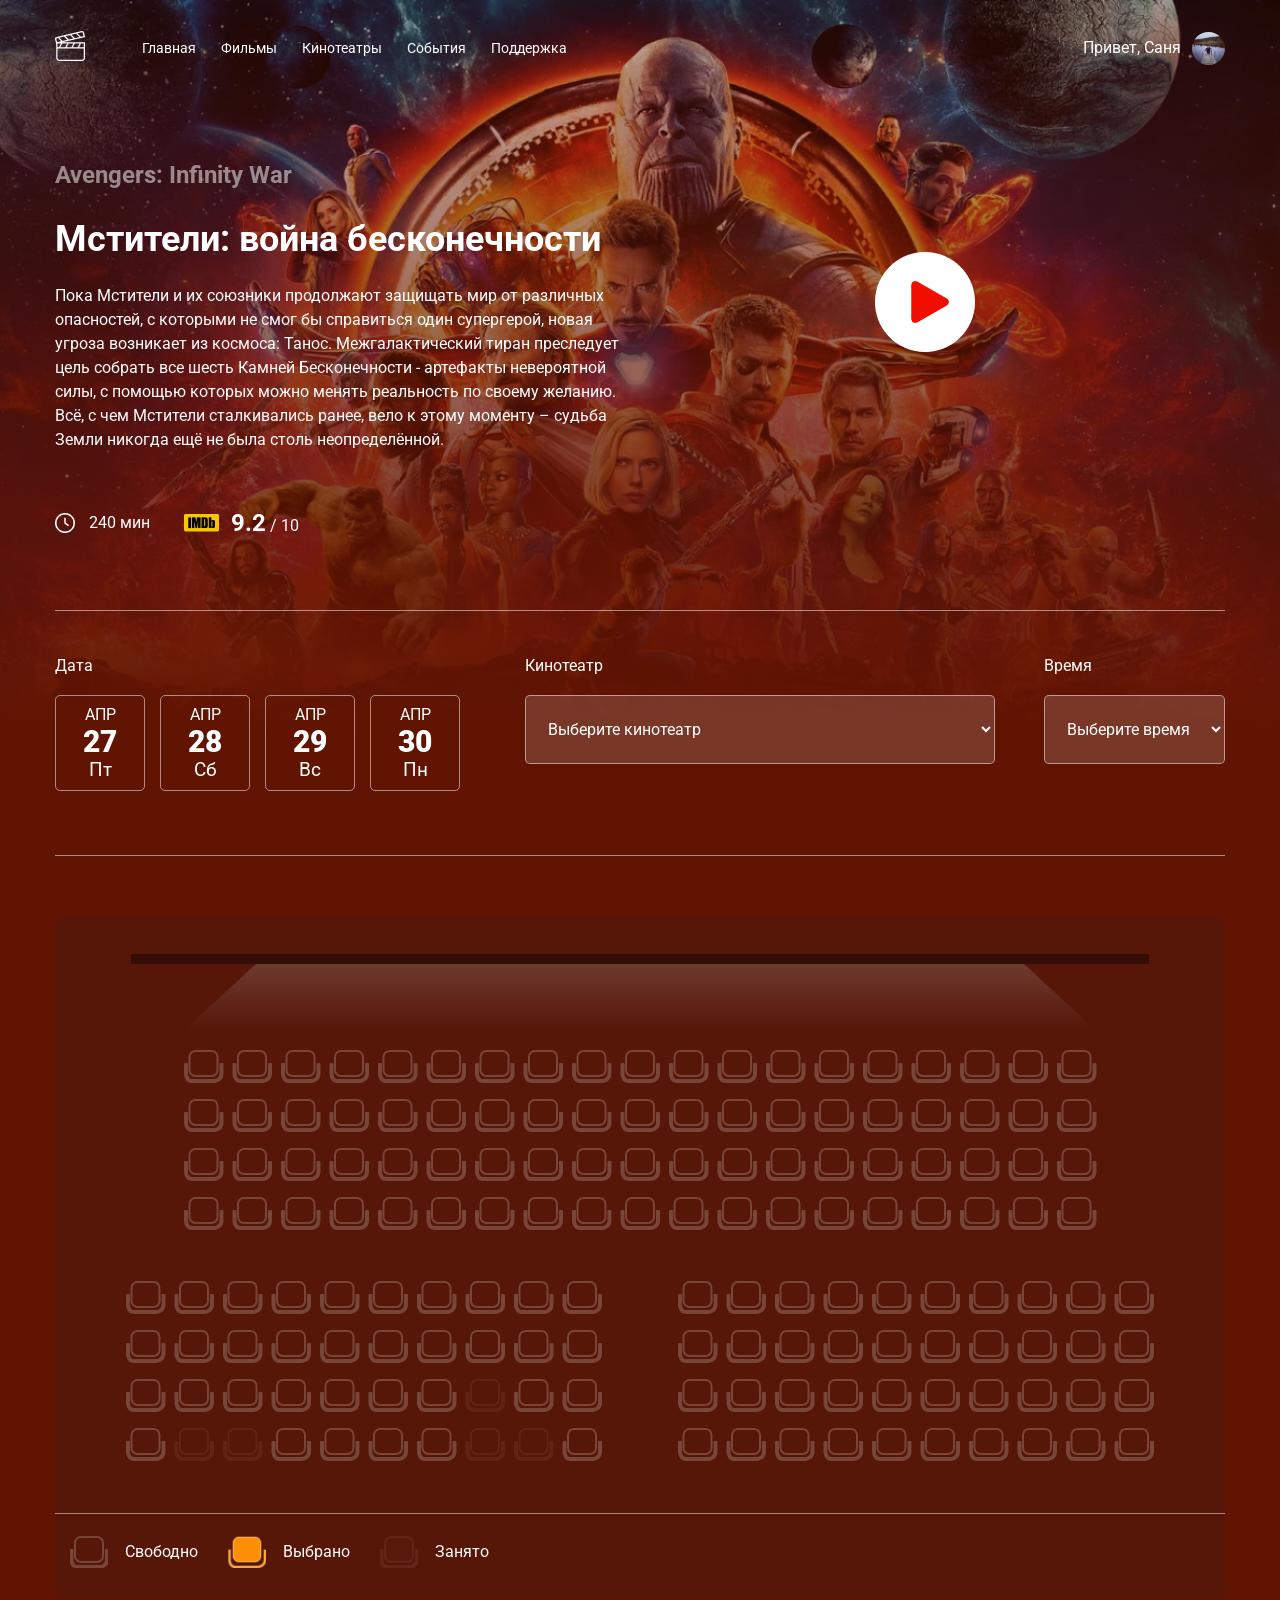
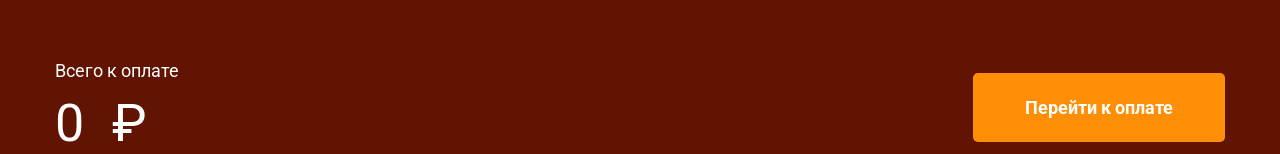
<file: project_cinema/index.html>
<!DOCTYPE html>
<html lang="en">
  <head>
    <meta charset="UTF-8" />
    <meta http-equiv="X-UA-Compatible" content="IE=edge" />
    <meta name="viewport" content="width=device-width, initial-scale=1.0" />
    <link rel="preconnect" href="https://fonts.googleapis.com" />
    <link rel="preconnect" href="https://fonts.gstatic.com" crossorigin />
    <link
      href="https://fonts.googleapis.com/css2?family=Roboto:wght@400;700&display=swap"
      rel="stylesheet"
    />
    <link rel="stylesheet" href="css/normalize.css" />
    <link rel="stylesheet" href="css/style.css" />
    <link
      rel="stylesheet"
      href="https://cdn.jsdelivr.net/npm/@fancyapps/ui@4.0/dist/fancybox.css"
    />
    <title>Кинотеатр</title>
  </head>

  <body>
    <header class="header">
      <div class="navbar container">
        <a href="/" class="logo">
          <img src="img/logo.png" alt="тут лого" />
        </a>
        <nav class="nav">
          <svg
            class="nav_svg"
            width="32"
            height="25"
            viewBox="0 0 32 25"
            fill="none"
            xmlns="http://www.w3.org/2000/svg"
          >
            <line
              x1="2.5"
              y1="2.5"
              x2="29.5"
              y2="2.5"
              stroke="#F5E3E3"
              stroke-width="5"
              stroke-linecap="round"
            />
            <line
              x1="2.5"
              y1="12.5"
              x2="29.5"
              y2="12.5"
              stroke="#F5E3E3"
              stroke-width="5"
              stroke-linecap="round"
            />
            <line
              x1="2.5"
              y1="22.5"
              x2="29.5"
              y2="22.5"
              stroke="#F5E3E3"
              stroke-width="5"
              stroke-linecap="round"
            />
          </svg>

          <ul class="menu">
            <li><a class="link" href="#">Главная</a></li>
            <li><a class="link" href="#">Фильмы</a></li>
            <li><a class="link" href="#">Кинотеатры</a></li>
            <li><a class="link" href="#">События</a></li>
            <li><a class="link" href="#">Поддержка</a></li>
          </ul>
        </nav>
        <div class="user">
          <span class="hello_user">Привет, Саня</span>
          <img src="img/avatar.jpg" alt="аватарка" class="avatar" />
        </div>
      </div>
      <!-- информация о фильме -->
      <div class="about_film container">
        <div class="about_film_wrapper">
          <div class="text">
            <h2>Avengers: Infinity War</h2>
            <h1>Мстители: война бесконечности</h1>
            <p>
              Пока Мстители и их союзники продолжают защищать мир от различных
              опасностей, с которыми не смог бы справиться один супергерой,
              новая угроза возникает из космоса: Танос. Межгалактический тиран
              преследует цель собрать все шесть Камней Бесконечности - артефакты
              невероятной силы, с помощью которых можно менять реальность по
              своему желанию. Всё, с чем Мстители сталкивались ранее, вело к
              этому моменту – судьба Земли никогда ещё не была столь
              неопределённой.
            </p>
          </div>
          <div class="play">
            <input data-fancybox="video-gallery" data-src="https://www.youtube.com/watch?v=FeJKZMFJ7NA" type="image" src="img/play-button.png" alt="" />
          </div>
        </div>
        <div class="film_information">
          <div class="time">
            <img src="img/clock.png" alt="часики" />
            <p>240 мин</p>
          </div>
          <div class="rating">
            <img src="img/imdb.png" alt="IMDb" />
            <p><span>9.2</span> / 10</p>
          </div>
        </div>
      </div>
      <!-- информация о фильме -->
      <div class="session container">
        <div class="session-date">
          <span class="session-label">Дата</span>
          <div class="session-block">
            <div onClick="take(1);" id="day_1" class="session-date-items">
              <span class="date-items-mounth">АПР</span>
              <span class="date-items-day">27</span>
              <span class="date-items-week">Пт</span>
            </div>
            <div onClick="take(2);" id="day_2" class="session-date-items">
              <span class="date-items-mounth">АПР</span
              ><span class="date-items-day">28</span
              ><span class="date-items-week">Сб</span>
            </div>
            <div onClick="take(3);" id="day_3" class="session-date-items">
              <span class="date-items-mounth">АПР</span
              ><span class="date-items-day">29</span
              ><span class="date-items-week">Вс</span>
            </div>
            <div onClick="take(4);" id="day_4" class="session-date-items">
              <span class="date-items-mounth">АПР</span
              ><span class="date-items-day">30</span
              ><span class="date-items-week">Пн</span>
            </div>
          </div>
        </div>

        <div class="session-cinema">
          <span class="session-label">Кинотеатр</span>
          <select class="select-cinema" name="select-cinema">
            <option selected disabled>Выберите кинотеатр</option>
            <option value="Октябрь, ул. Калужская 28">
              Октябрь, ул. Калужская 28
            </option>
            <option value="Полярный, ул. Ферсмана 15">
              Полярный, ул. Ферсмана 15
            </option>
            <option value="Большевик, ул. Кирова 8">
              Большевик, ул. Кирова 8
            </option>
          </select>
        </div>
        <div class="session-time">
          <span class="session-label">Время</span>
          <select class="select-time" name="select-cinema">
            <option selected disabled>Выберите время</option>
            <option value="15:00">15:00</option>
            <option value="17:00">17:00</option>
            <option value="20:30">20:30</option>
          </select>
        </div>
      </div>
    </header>

    <div class="hall container">
      <svg
        class="hall_svg"
        viewBox="0 0 1170 597"
        fill="none"
        xmlns="http://www.w3.org/2000/svg"
      >
        <rect
          class="no_click"
          width="1170"
          height="686"
          rx="10"
          fill="#242424"
          fill-opacity="0.18"
        />
        <path
          class="screen_light no_click"
          d="M128 115L201.04 48H968.96L1042 115H128Z"
          fill="url(#paint0_linear)"
        />
        <line
          x1="76"
          y1="43"
          x2="1094"
          y2="43"
          stroke="black"
          stroke-opacity="0.39"
          stroke-width="10"
        />
        <path
          d="M130 158.5C130 158.526 130.001 158.551 130.003 158.577C130.096 159.791 130.537 161.596 131.588 163.128C132.666 164.699 134.409 166 137 166H159.5C159.524 166 159.548 165.999 159.571 165.997C160.899 165.903 162.851 165.373 164.496 164.072C166.181 162.738 167.5 160.622 167.5 157.5V148H165.5V157.5C165.5 159.978 164.486 161.529 163.254 162.503C161.996 163.499 160.469 163.921 159.463 164H137C135.191 164 134.018 163.134 133.237 161.997C132.44 160.835 132.08 159.413 132 158.46V148H130V158.5ZM156.5 135H140.5C137.186 135 134.5 137.686 134.5 141V154C134.5 157.314 137.186 160 140.5 160H156.5C159.814 160 162.5 157.314 162.5 154V141C162.5 137.686 159.814 135 156.5 135Z"
          stroke="white"
          stroke-opacity="0.2"
          stroke-width="2"
          stroke-linejoin="round"
        />
        <path
          d="M178.5 158.5C178.5 158.526 178.501 158.551 178.503 158.577C178.596 159.791 179.037 161.596 180.088 163.128C181.166 164.699 182.909 166 185.5 166H208C208.024 166 208.048 165.999 208.071 165.997C209.399 165.903 211.351 165.373 212.996 164.072C214.681 162.738 216 160.622 216 157.5V148H214V157.5C214 159.978 212.986 161.529 211.754 162.503C210.496 163.499 208.969 163.921 207.963 164H185.5C183.691 164 182.518 163.134 181.737 161.997C180.94 160.835 180.58 159.413 180.5 158.46V148H178.5V158.5ZM205 135H189C185.686 135 183 137.686 183 141V154C183 157.314 185.686 160 189 160H205C208.314 160 211 157.314 211 154V141C211 137.686 208.314 135 205 135Z"
          stroke="white"
          stroke-opacity="0.2"
          stroke-width="2"
          stroke-linejoin="round"
        />
        <path
          d="M227 158.5C227 158.526 227.001 158.551 227.003 158.577C227.096 159.791 227.537 161.596 228.588 163.128C229.666 164.699 231.409 166 234 166H256.5C256.524 166 256.548 165.999 256.571 165.997C257.899 165.903 259.851 165.373 261.496 164.072C263.181 162.738 264.5 160.622 264.5 157.5V148H262.5V157.5C262.5 159.978 261.486 161.529 260.254 162.503C258.996 163.499 257.469 163.921 256.463 164H234C232.191 164 231.018 163.134 230.237 161.997C229.44 160.835 229.08 159.413 229 158.46V148H227V158.5ZM253.5 135H237.5C234.186 135 231.5 137.686 231.5 141V154C231.5 157.314 234.186 160 237.5 160H253.5C256.814 160 259.5 157.314 259.5 154V141C259.5 137.686 256.814 135 253.5 135Z"
          stroke="white"
          stroke-opacity="0.2"
          stroke-width="2"
          stroke-linejoin="round"
        />
        <path
          d="M275.5 158.5C275.5 158.526 275.501 158.551 275.503 158.577C275.596 159.791 276.037 161.596 277.088 163.128C278.166 164.699 279.909 166 282.5 166H305C305.024 166 305.048 165.999 305.071 165.997C306.399 165.903 308.351 165.373 309.996 164.072C311.681 162.738 313 160.622 313 157.5V148H311V157.5C311 159.978 309.986 161.529 308.754 162.503C307.496 163.499 305.969 163.921 304.963 164H282.5C280.691 164 279.518 163.134 278.737 161.997C277.94 160.835 277.58 159.413 277.5 158.46V148H275.5V158.5ZM302 135H286C282.686 135 280 137.686 280 141V154C280 157.314 282.686 160 286 160H302C305.314 160 308 157.314 308 154V141C308 137.686 305.314 135 302 135Z"
          stroke="white"
          stroke-opacity="0.2"
          stroke-width="2"
          stroke-linejoin="round"
        />
        <path
          d="M324 158.5C324 158.526 324.001 158.551 324.003 158.577C324.096 159.791 324.537 161.596 325.588 163.128C326.666 164.699 328.409 166 331 166H353.5C353.524 166 353.548 165.999 353.571 165.997C354.899 165.903 356.851 165.373 358.496 164.072C360.181 162.738 361.5 160.622 361.5 157.5V148H359.5V157.5C359.5 159.978 358.486 161.529 357.254 162.503C355.996 163.499 354.469 163.921 353.463 164H331C329.191 164 328.018 163.134 327.237 161.997C326.44 160.835 326.08 159.413 326 158.46V148H324V158.5ZM350.5 135H334.5C331.186 135 328.5 137.686 328.5 141V154C328.5 157.314 331.186 160 334.5 160H350.5C353.814 160 356.5 157.314 356.5 154V141C356.5 137.686 353.814 135 350.5 135Z"
          stroke="white"
          stroke-opacity="0.2"
          stroke-width="2"
          stroke-linejoin="round"
        />
        <path
          d="M372.5 158.5C372.5 158.526 372.501 158.551 372.503 158.577C372.596 159.791 373.037 161.596 374.088 163.128C375.166 164.699 376.909 166 379.5 166H402C402.024 166 402.048 165.999 402.071 165.997C403.399 165.903 405.351 165.373 406.996 164.072C408.681 162.738 410 160.622 410 157.5V148H408V157.5C408 159.978 406.986 161.529 405.754 162.503C404.496 163.499 402.969 163.921 401.963 164H379.5C377.691 164 376.518 163.134 375.737 161.997C374.94 160.835 374.58 159.413 374.5 158.46V148H372.5V158.5ZM399 135H383C379.686 135 377 137.686 377 141V154C377 157.314 379.686 160 383 160H399C402.314 160 405 157.314 405 154V141C405 137.686 402.314 135 399 135Z"
          stroke="white"
          stroke-opacity="0.2"
          stroke-width="2"
          stroke-linejoin="round"
        />
        <path
          d="M421 158.5C421 158.526 421.001 158.551 421.003 158.577C421.096 159.791 421.537 161.596 422.588 163.128C423.666 164.699 425.409 166 428 166H450.5C450.524 166 450.548 165.999 450.571 165.997C451.899 165.903 453.851 165.373 455.496 164.072C457.181 162.738 458.5 160.622 458.5 157.5V148H456.5V157.5C456.5 159.978 455.486 161.529 454.254 162.503C452.996 163.499 451.469 163.921 450.463 164H428C426.191 164 425.018 163.134 424.237 161.997C423.44 160.835 423.08 159.413 423 158.46V148H421V158.5ZM447.5 135H431.5C428.186 135 425.5 137.686 425.5 141V154C425.5 157.314 428.186 160 431.5 160H447.5C450.814 160 453.5 157.314 453.5 154V141C453.5 137.686 450.814 135 447.5 135Z"
          stroke="white"
          stroke-opacity="0.2"
          stroke-width="2"
          stroke-linejoin="round"
        />
        <path
          d="M469.5 158.5C469.5 158.526 469.501 158.551 469.503 158.577C469.596 159.791 470.037 161.596 471.088 163.128C472.166 164.699 473.909 166 476.5 166H499C499.024 166 499.048 165.999 499.071 165.997C500.399 165.903 502.351 165.373 503.996 164.072C505.681 162.738 507 160.622 507 157.5V148H505V157.5C505 159.978 503.986 161.529 502.754 162.503C501.496 163.499 499.969 163.921 498.963 164H476.5C474.691 164 473.518 163.134 472.737 161.997C471.94 160.835 471.58 159.413 471.5 158.46V148H469.5V158.5ZM496 135H480C476.686 135 474 137.686 474 141V154C474 157.314 476.686 160 480 160H496C499.314 160 502 157.314 502 154V141C502 137.686 499.314 135 496 135Z"
          stroke="white"
          stroke-opacity="0.2"
          stroke-width="2"
          stroke-linejoin="round"
        />
        <path
          d="M518 158.5C518 158.526 518.001 158.551 518.003 158.577C518.096 159.791 518.537 161.596 519.588 163.128C520.666 164.699 522.409 166 525 166H547.5C547.524 166 547.548 165.999 547.571 165.997C548.899 165.903 550.851 165.373 552.496 164.072C554.181 162.738 555.5 160.622 555.5 157.5V148H553.5V157.5C553.5 159.978 552.486 161.529 551.254 162.503C549.996 163.499 548.469 163.921 547.463 164H525C523.191 164 522.018 163.134 521.237 161.997C520.44 160.835 520.08 159.413 520 158.46V148H518V158.5ZM544.5 135H528.5C525.186 135 522.5 137.686 522.5 141V154C522.5 157.314 525.186 160 528.5 160H544.5C547.814 160 550.5 157.314 550.5 154V141C550.5 137.686 547.814 135 544.5 135Z"
          stroke="white"
          stroke-opacity="0.2"
          stroke-width="2"
          stroke-linejoin="round"
        />
        <path
          d="M566.5 158.5C566.5 158.526 566.501 158.551 566.503 158.577C566.596 159.791 567.037 161.596 568.088 163.128C569.166 164.699 570.909 166 573.5 166H596C596.024 166 596.048 165.999 596.071 165.997C597.399 165.903 599.351 165.373 600.996 164.072C602.681 162.738 604 160.622 604 157.5V148H602V157.5C602 159.978 600.986 161.529 599.754 162.503C598.496 163.499 596.969 163.921 595.963 164H573.5C571.691 164 570.518 163.134 569.737 161.997C568.94 160.835 568.58 159.413 568.5 158.46V148H566.5V158.5ZM593 135H577C573.686 135 571 137.686 571 141V154C571 157.314 573.686 160 577 160H593C596.314 160 599 157.314 599 154V141C599 137.686 596.314 135 593 135Z"
          stroke="white"
          stroke-opacity="0.2"
          stroke-width="2"
          stroke-linejoin="round"
        />
        <path
          d="M615 158.5C615 158.526 615.001 158.551 615.003 158.577C615.096 159.791 615.537 161.596 616.588 163.128C617.666 164.699 619.409 166 622 166H644.5C644.524 166 644.548 165.999 644.571 165.997C645.899 165.903 647.851 165.373 649.496 164.072C651.181 162.738 652.5 160.622 652.5 157.5V148H650.5V157.5C650.5 159.978 649.486 161.529 648.254 162.503C646.996 163.499 645.469 163.921 644.463 164H622C620.191 164 619.018 163.134 618.237 161.997C617.44 160.835 617.08 159.413 617 158.46V148H615V158.5ZM641.5 135H625.5C622.186 135 619.5 137.686 619.5 141V154C619.5 157.314 622.186 160 625.5 160H641.5C644.814 160 647.5 157.314 647.5 154V141C647.5 137.686 644.814 135 641.5 135Z"
          stroke="white"
          stroke-opacity="0.2"
          stroke-width="2"
          stroke-linejoin="round"
        />
        <path
          d="M663.5 158.5C663.5 158.526 663.501 158.551 663.503 158.577C663.596 159.791 664.037 161.596 665.088 163.128C666.166 164.699 667.909 166 670.5 166H693C693.024 166 693.048 165.999 693.071 165.997C694.399 165.903 696.351 165.373 697.996 164.072C699.681 162.738 701 160.622 701 157.5V148H699V157.5C699 159.978 697.986 161.529 696.754 162.503C695.496 163.499 693.969 163.921 692.963 164H670.5C668.691 164 667.518 163.134 666.737 161.997C665.94 160.835 665.58 159.413 665.5 158.46V148H663.5V158.5ZM690 135H674C670.686 135 668 137.686 668 141V154C668 157.314 670.686 160 674 160H690C693.314 160 696 157.314 696 154V141C696 137.686 693.314 135 690 135Z"
          stroke="white"
          stroke-opacity="0.2"
          stroke-width="2"
          stroke-linejoin="round"
        />
        <path
          d="M712 158.5C712 158.526 712.001 158.551 712.003 158.577C712.096 159.791 712.537 161.596 713.588 163.128C714.666 164.699 716.409 166 719 166H741.5C741.524 166 741.548 165.999 741.571 165.997C742.899 165.903 744.851 165.373 746.496 164.072C748.181 162.738 749.5 160.622 749.5 157.5V148H747.5V157.5C747.5 159.978 746.486 161.529 745.254 162.503C743.996 163.499 742.469 163.921 741.463 164H719C717.191 164 716.018 163.134 715.237 161.997C714.44 160.835 714.08 159.413 714 158.46V148H712V158.5ZM738.5 135H722.5C719.186 135 716.5 137.686 716.5 141V154C716.5 157.314 719.186 160 722.5 160H738.5C741.814 160 744.5 157.314 744.5 154V141C744.5 137.686 741.814 135 738.5 135Z"
          stroke="white"
          stroke-opacity="0.2"
          stroke-width="2"
          stroke-linejoin="round"
        />
        <path
          d="M760.5 158.5C760.5 158.526 760.501 158.551 760.503 158.577C760.596 159.791 761.037 161.596 762.088 163.128C763.166 164.699 764.909 166 767.5 166H790C790.024 166 790.048 165.999 790.071 165.997C791.399 165.903 793.351 165.373 794.996 164.072C796.681 162.738 798 160.622 798 157.5V148H796V157.5C796 159.978 794.986 161.529 793.754 162.503C792.496 163.499 790.969 163.921 789.963 164H767.5C765.691 164 764.518 163.134 763.737 161.997C762.94 160.835 762.58 159.413 762.5 158.46V148H760.5V158.5ZM787 135H771C767.686 135 765 137.686 765 141V154C765 157.314 767.686 160 771 160H787C790.314 160 793 157.314 793 154V141C793 137.686 790.314 135 787 135Z"
          stroke="white"
          stroke-opacity="0.2"
          stroke-width="2"
          stroke-linejoin="round"
        />
        <path
          d="M809 158.5C809 158.526 809.001 158.551 809.003 158.577C809.096 159.791 809.537 161.596 810.588 163.128C811.666 164.699 813.409 166 816 166H838.5C838.524 166 838.548 165.999 838.571 165.997C839.899 165.903 841.851 165.373 843.496 164.072C845.181 162.738 846.5 160.622 846.5 157.5V148H844.5V157.5C844.5 159.978 843.486 161.529 842.254 162.503C840.996 163.499 839.469 163.921 838.463 164H816C814.191 164 813.018 163.134 812.237 161.997C811.44 160.835 811.08 159.413 811 158.46V148H809V158.5ZM835.5 135H819.5C816.186 135 813.5 137.686 813.5 141V154C813.5 157.314 816.186 160 819.5 160H835.5C838.814 160 841.5 157.314 841.5 154V141C841.5 137.686 838.814 135 835.5 135Z"
          stroke="white"
          stroke-opacity="0.2"
          stroke-width="2"
          stroke-linejoin="round"
        />
        <path
          d="M857.5 158.5C857.5 158.526 857.501 158.551 857.503 158.577C857.596 159.791 858.037 161.596 859.088 163.128C860.166 164.699 861.909 166 864.5 166H887C887.024 166 887.048 165.999 887.071 165.997C888.399 165.903 890.351 165.373 891.996 164.072C893.681 162.738 895 160.622 895 157.5V148H893V157.5C893 159.978 891.986 161.529 890.754 162.503C889.496 163.499 887.969 163.921 886.963 164H864.5C862.691 164 861.518 163.134 860.737 161.997C859.94 160.835 859.58 159.413 859.5 158.46V148H857.5V158.5ZM884 135H868C864.686 135 862 137.686 862 141V154C862 157.314 864.686 160 868 160H884C887.314 160 890 157.314 890 154V141C890 137.686 887.314 135 884 135Z"
          stroke="white"
          stroke-opacity="0.2"
          stroke-width="2"
          stroke-linejoin="round"
        />
        <path
          d="M906 158.5C906 158.526 906.001 158.551 906.003 158.577C906.096 159.791 906.537 161.596 907.588 163.128C908.666 164.699 910.409 166 913 166H935.5C935.524 166 935.548 165.999 935.571 165.997C936.899 165.903 938.851 165.373 940.496 164.072C942.181 162.738 943.5 160.622 943.5 157.5V148H941.5V157.5C941.5 159.978 940.486 161.529 939.254 162.503C937.996 163.499 936.469 163.921 935.463 164H913C911.191 164 910.018 163.134 909.237 161.997C908.44 160.835 908.08 159.413 908 158.46V148H906V158.5ZM932.5 135H916.5C913.186 135 910.5 137.686 910.5 141V154C910.5 157.314 913.186 160 916.5 160H932.5C935.814 160 938.5 157.314 938.5 154V141C938.5 137.686 935.814 135 932.5 135Z"
          stroke="white"
          stroke-opacity="0.2"
          stroke-width="2"
          stroke-linejoin="round"
        />
        <path
          d="M954.5 158.5C954.5 158.526 954.501 158.551 954.503 158.577C954.596 159.791 955.037 161.596 956.088 163.128C957.166 164.699 958.909 166 961.5 166H984C984.024 166 984.048 165.999 984.071 165.997C985.399 165.903 987.351 165.373 988.996 164.072C990.681 162.738 992 160.622 992 157.5V148H990V157.5C990 159.978 988.986 161.529 987.754 162.503C986.496 163.499 984.969 163.921 983.963 164H961.5C959.691 164 958.518 163.134 957.737 161.997C956.94 160.835 956.58 159.413 956.5 158.46V148H954.5V158.5ZM981 135H965C961.686 135 959 137.686 959 141V154C959 157.314 961.686 160 965 160H981C984.314 160 987 157.314 987 154V141C987 137.686 984.314 135 981 135Z"
          stroke="white"
          stroke-opacity="0.2"
          stroke-width="2"
          stroke-linejoin="round"
        />
        <path
          d="M1003 158.5C1003 158.526 1003 158.551 1003 158.577C1003.1 159.791 1003.54 161.596 1004.59 163.128C1005.67 164.699 1007.41 166 1010 166H1032.5C1032.52 166 1032.55 165.999 1032.57 165.997C1033.9 165.903 1035.85 165.373 1037.5 164.072C1039.18 162.738 1040.5 160.622 1040.5 157.5V148H1038.5V157.5C1038.5 159.978 1037.49 161.529 1036.25 162.503C1035 163.499 1033.47 163.921 1032.46 164H1010C1008.19 164 1007.02 163.134 1006.24 161.997C1005.44 160.835 1005.08 159.413 1005 158.46V148H1003V158.5ZM1029.5 135H1013.5C1010.19 135 1007.5 137.686 1007.5 141V154C1007.5 157.314 1010.19 160 1013.5 160H1029.5C1032.81 160 1035.5 157.314 1035.5 154V141C1035.5 137.686 1032.81 135 1029.5 135Z"
          stroke="white"
          stroke-opacity="0.2"
          stroke-width="2"
          stroke-linejoin="round"
        />
        <path
          d="M130 207.5C130 207.526 130.001 207.551 130.003 207.577C130.096 208.791 130.537 210.596 131.588 212.128C132.666 213.699 134.409 215 137 215H159.5C159.524 215 159.548 214.999 159.571 214.997C160.899 214.903 162.851 214.373 164.496 213.072C166.181 211.738 167.5 209.622 167.5 206.5V197H165.5V206.5C165.5 208.978 164.486 210.529 163.254 211.503C161.996 212.499 160.469 212.921 159.463 213H137C135.191 213 134.018 212.134 133.237 210.997C132.44 209.835 132.08 208.413 132 207.46V197H130V207.5ZM156.5 184H140.5C137.186 184 134.5 186.686 134.5 190V203C134.5 206.314 137.186 209 140.5 209H156.5C159.814 209 162.5 206.314 162.5 203V190C162.5 186.686 159.814 184 156.5 184Z"
          stroke="white"
          stroke-opacity="0.2"
          stroke-width="2"
          stroke-linejoin="round"
        />
        <path
          d="M178.5 207.5C178.5 207.526 178.501 207.551 178.503 207.577C178.596 208.791 179.037 210.596 180.088 212.128C181.166 213.699 182.909 215 185.5 215H208C208.024 215 208.048 214.999 208.071 214.997C209.399 214.903 211.351 214.373 212.996 213.072C214.681 211.738 216 209.622 216 206.5V197H214V206.5C214 208.978 212.986 210.529 211.754 211.503C210.496 212.499 208.969 212.921 207.963 213H185.5C183.691 213 182.518 212.134 181.737 210.997C180.94 209.835 180.58 208.413 180.5 207.46V197H178.5V207.5ZM205 184H189C185.686 184 183 186.686 183 190V203C183 206.314 185.686 209 189 209H205C208.314 209 211 206.314 211 203V190C211 186.686 208.314 184 205 184Z"
          stroke="white"
          stroke-opacity="0.2"
          stroke-width="2"
          stroke-linejoin="round"
        />
        <path
          d="M227 207.5C227 207.526 227.001 207.551 227.003 207.577C227.096 208.791 227.537 210.596 228.588 212.128C229.666 213.699 231.409 215 234 215H256.5C256.524 215 256.548 214.999 256.571 214.997C257.899 214.903 259.851 214.373 261.496 213.072C263.181 211.738 264.5 209.622 264.5 206.5V197H262.5V206.5C262.5 208.978 261.486 210.529 260.254 211.503C258.996 212.499 257.469 212.921 256.463 213H234C232.191 213 231.018 212.134 230.237 210.997C229.44 209.835 229.08 208.413 229 207.46V197H227V207.5ZM253.5 184H237.5C234.186 184 231.5 186.686 231.5 190V203C231.5 206.314 234.186 209 237.5 209H253.5C256.814 209 259.5 206.314 259.5 203V190C259.5 186.686 256.814 184 253.5 184Z"
          stroke="white"
          stroke-opacity="0.2"
          stroke-width="2"
          stroke-linejoin="round"
        />
        <path
          d="M275.5 207.5C275.5 207.526 275.501 207.551 275.503 207.577C275.596 208.791 276.037 210.596 277.088 212.128C278.166 213.699 279.909 215 282.5 215H305C305.024 215 305.048 214.999 305.071 214.997C306.399 214.903 308.351 214.373 309.996 213.072C311.681 211.738 313 209.622 313 206.5V197H311V206.5C311 208.978 309.986 210.529 308.754 211.503C307.496 212.499 305.969 212.921 304.963 213H282.5C280.691 213 279.518 212.134 278.737 210.997C277.94 209.835 277.58 208.413 277.5 207.46V197H275.5V207.5ZM302 184H286C282.686 184 280 186.686 280 190V203C280 206.314 282.686 209 286 209H302C305.314 209 308 206.314 308 203V190C308 186.686 305.314 184 302 184Z"
          stroke="white"
          stroke-opacity="0.2"
          stroke-width="2"
          stroke-linejoin="round"
        />
        <path
          d="M324 207.5C324 207.526 324.001 207.551 324.003 207.577C324.096 208.791 324.537 210.596 325.588 212.128C326.666 213.699 328.409 215 331 215H353.5C353.524 215 353.548 214.999 353.571 214.997C354.899 214.903 356.851 214.373 358.496 213.072C360.181 211.738 361.5 209.622 361.5 206.5V197H359.5V206.5C359.5 208.978 358.486 210.529 357.254 211.503C355.996 212.499 354.469 212.921 353.463 213H331C329.191 213 328.018 212.134 327.237 210.997C326.44 209.835 326.08 208.413 326 207.46V197H324V207.5ZM350.5 184H334.5C331.186 184 328.5 186.686 328.5 190V203C328.5 206.314 331.186 209 334.5 209H350.5C353.814 209 356.5 206.314 356.5 203V190C356.5 186.686 353.814 184 350.5 184Z"
          stroke="white"
          stroke-opacity="0.2"
          stroke-width="2"
          stroke-linejoin="round"
        />
        <path
          d="M372.5 207.5C372.5 207.526 372.501 207.551 372.503 207.577C372.596 208.791 373.037 210.596 374.088 212.128C375.166 213.699 376.909 215 379.5 215H402C402.024 215 402.048 214.999 402.071 214.997C403.399 214.903 405.351 214.373 406.996 213.072C408.681 211.738 410 209.622 410 206.5V197H408V206.5C408 208.978 406.986 210.529 405.754 211.503C404.496 212.499 402.969 212.921 401.963 213H379.5C377.691 213 376.518 212.134 375.737 210.997C374.94 209.835 374.58 208.413 374.5 207.46V197H372.5V207.5ZM399 184H383C379.686 184 377 186.686 377 190V203C377 206.314 379.686 209 383 209H399C402.314 209 405 206.314 405 203V190C405 186.686 402.314 184 399 184Z"
          stroke="white"
          stroke-opacity="0.2"
          stroke-width="2"
          stroke-linejoin="round"
        />
        <path
          d="M421 207.5C421 207.526 421.001 207.551 421.003 207.577C421.096 208.791 421.537 210.596 422.588 212.128C423.666 213.699 425.409 215 428 215H450.5C450.524 215 450.548 214.999 450.571 214.997C451.899 214.903 453.851 214.373 455.496 213.072C457.181 211.738 458.5 209.622 458.5 206.5V197H456.5V206.5C456.5 208.978 455.486 210.529 454.254 211.503C452.996 212.499 451.469 212.921 450.463 213H428C426.191 213 425.018 212.134 424.237 210.997C423.44 209.835 423.08 208.413 423 207.46V197H421V207.5ZM447.5 184H431.5C428.186 184 425.5 186.686 425.5 190V203C425.5 206.314 428.186 209 431.5 209H447.5C450.814 209 453.5 206.314 453.5 203V190C453.5 186.686 450.814 184 447.5 184Z"
          stroke="white"
          stroke-opacity="0.2"
          stroke-width="2"
          stroke-linejoin="round"
        />
        <path
          d="M469.5 207.5C469.5 207.526 469.501 207.551 469.503 207.577C469.596 208.791 470.037 210.596 471.088 212.128C472.166 213.699 473.909 215 476.5 215H499C499.024 215 499.048 214.999 499.071 214.997C500.399 214.903 502.351 214.373 503.996 213.072C505.681 211.738 507 209.622 507 206.5V197H505V206.5C505 208.978 503.986 210.529 502.754 211.503C501.496 212.499 499.969 212.921 498.963 213H476.5C474.691 213 473.518 212.134 472.737 210.997C471.94 209.835 471.58 208.413 471.5 207.46V197H469.5V207.5ZM496 184H480C476.686 184 474 186.686 474 190V203C474 206.314 476.686 209 480 209H496C499.314 209 502 206.314 502 203V190C502 186.686 499.314 184 496 184Z"
          stroke="white"
          stroke-opacity="0.2"
          stroke-width="2"
          stroke-linejoin="round"
        />
        <path
          d="M518 207.5C518 207.526 518.001 207.551 518.003 207.577C518.096 208.791 518.537 210.596 519.588 212.128C520.666 213.699 522.409 215 525 215H547.5C547.524 215 547.548 214.999 547.571 214.997C548.899 214.903 550.851 214.373 552.496 213.072C554.181 211.738 555.5 209.622 555.5 206.5V197H553.5V206.5C553.5 208.978 552.486 210.529 551.254 211.503C549.996 212.499 548.469 212.921 547.463 213H525C523.191 213 522.018 212.134 521.237 210.997C520.44 209.835 520.08 208.413 520 207.46V197H518V207.5ZM544.5 184H528.5C525.186 184 522.5 186.686 522.5 190V203C522.5 206.314 525.186 209 528.5 209H544.5C547.814 209 550.5 206.314 550.5 203V190C550.5 186.686 547.814 184 544.5 184Z"
          stroke="white"
          stroke-opacity="0.2"
          stroke-width="2"
          stroke-linejoin="round"
        />
        <path
          d="M566.5 207.5C566.5 207.526 566.501 207.551 566.503 207.577C566.596 208.791 567.037 210.596 568.088 212.128C569.166 213.699 570.909 215 573.5 215H596C596.024 215 596.048 214.999 596.071 214.997C597.399 214.903 599.351 214.373 600.996 213.072C602.681 211.738 604 209.622 604 206.5V197H602V206.5C602 208.978 600.986 210.529 599.754 211.503C598.496 212.499 596.969 212.921 595.963 213H573.5C571.691 213 570.518 212.134 569.737 210.997C568.94 209.835 568.58 208.413 568.5 207.46V197H566.5V207.5ZM593 184H577C573.686 184 571 186.686 571 190V203C571 206.314 573.686 209 577 209H593C596.314 209 599 206.314 599 203V190C599 186.686 596.314 184 593 184Z"
          stroke="white"
          stroke-opacity="0.2"
          stroke-width="2"
          stroke-linejoin="round"
        />
        <path
          d="M615 207.5C615 207.526 615.001 207.551 615.003 207.577C615.096 208.791 615.537 210.596 616.588 212.128C617.666 213.699 619.409 215 622 215H644.5C644.524 215 644.548 214.999 644.571 214.997C645.899 214.903 647.851 214.373 649.496 213.072C651.181 211.738 652.5 209.622 652.5 206.5V197H650.5V206.5C650.5 208.978 649.486 210.529 648.254 211.503C646.996 212.499 645.469 212.921 644.463 213H622C620.191 213 619.018 212.134 618.237 210.997C617.44 209.835 617.08 208.413 617 207.46V197H615V207.5ZM641.5 184H625.5C622.186 184 619.5 186.686 619.5 190V203C619.5 206.314 622.186 209 625.5 209H641.5C644.814 209 647.5 206.314 647.5 203V190C647.5 186.686 644.814 184 641.5 184Z"
          stroke="white"
          stroke-opacity="0.2"
          stroke-width="2"
          stroke-linejoin="round"
        />
        <path
          d="M663.5 207.5C663.5 207.526 663.501 207.551 663.503 207.577C663.596 208.791 664.037 210.596 665.088 212.128C666.166 213.699 667.909 215 670.5 215H693C693.024 215 693.048 214.999 693.071 214.997C694.399 214.903 696.351 214.373 697.996 213.072C699.681 211.738 701 209.622 701 206.5V197H699V206.5C699 208.978 697.986 210.529 696.754 211.503C695.496 212.499 693.969 212.921 692.963 213H670.5C668.691 213 667.518 212.134 666.737 210.997C665.94 209.835 665.58 208.413 665.5 207.46V197H663.5V207.5ZM690 184H674C670.686 184 668 186.686 668 190V203C668 206.314 670.686 209 674 209H690C693.314 209 696 206.314 696 203V190C696 186.686 693.314 184 690 184Z"
          stroke="white"
          stroke-opacity="0.2"
          stroke-width="2"
          stroke-linejoin="round"
        />
        <path
          d="M712 207.5C712 207.526 712.001 207.551 712.003 207.577C712.096 208.791 712.537 210.596 713.588 212.128C714.666 213.699 716.409 215 719 215H741.5C741.524 215 741.548 214.999 741.571 214.997C742.899 214.903 744.851 214.373 746.496 213.072C748.181 211.738 749.5 209.622 749.5 206.5V197H747.5V206.5C747.5 208.978 746.486 210.529 745.254 211.503C743.996 212.499 742.469 212.921 741.463 213H719C717.191 213 716.018 212.134 715.237 210.997C714.44 209.835 714.08 208.413 714 207.46V197H712V207.5ZM738.5 184H722.5C719.186 184 716.5 186.686 716.5 190V203C716.5 206.314 719.186 209 722.5 209H738.5C741.814 209 744.5 206.314 744.5 203V190C744.5 186.686 741.814 184 738.5 184Z"
          stroke="white"
          stroke-opacity="0.2"
          stroke-width="2"
          stroke-linejoin="round"
        />
        <path
          d="M760.5 207.5C760.5 207.526 760.501 207.551 760.503 207.577C760.596 208.791 761.037 210.596 762.088 212.128C763.166 213.699 764.909 215 767.5 215H790C790.024 215 790.048 214.999 790.071 214.997C791.399 214.903 793.351 214.373 794.996 213.072C796.681 211.738 798 209.622 798 206.5V197H796V206.5C796 208.978 794.986 210.529 793.754 211.503C792.496 212.499 790.969 212.921 789.963 213H767.5C765.691 213 764.518 212.134 763.737 210.997C762.94 209.835 762.58 208.413 762.5 207.46V197H760.5V207.5ZM787 184H771C767.686 184 765 186.686 765 190V203C765 206.314 767.686 209 771 209H787C790.314 209 793 206.314 793 203V190C793 186.686 790.314 184 787 184Z"
          stroke="white"
          stroke-opacity="0.2"
          stroke-width="2"
          stroke-linejoin="round"
        />
        <path
          d="M809 207.5C809 207.526 809.001 207.551 809.003 207.577C809.096 208.791 809.537 210.596 810.588 212.128C811.666 213.699 813.409 215 816 215H838.5C838.524 215 838.548 214.999 838.571 214.997C839.899 214.903 841.851 214.373 843.496 213.072C845.181 211.738 846.5 209.622 846.5 206.5V197H844.5V206.5C844.5 208.978 843.486 210.529 842.254 211.503C840.996 212.499 839.469 212.921 838.463 213H816C814.191 213 813.018 212.134 812.237 210.997C811.44 209.835 811.08 208.413 811 207.46V197H809V207.5ZM835.5 184H819.5C816.186 184 813.5 186.686 813.5 190V203C813.5 206.314 816.186 209 819.5 209H835.5C838.814 209 841.5 206.314 841.5 203V190C841.5 186.686 838.814 184 835.5 184Z"
          stroke="white"
          stroke-opacity="0.2"
          stroke-width="2"
          stroke-linejoin="round"
        />
        <path
          d="M857.5 207.5C857.5 207.526 857.501 207.551 857.503 207.577C857.596 208.791 858.037 210.596 859.088 212.128C860.166 213.699 861.909 215 864.5 215H887C887.024 215 887.048 214.999 887.071 214.997C888.399 214.903 890.351 214.373 891.996 213.072C893.681 211.738 895 209.622 895 206.5V197H893V206.5C893 208.978 891.986 210.529 890.754 211.503C889.496 212.499 887.969 212.921 886.963 213H864.5C862.691 213 861.518 212.134 860.737 210.997C859.94 209.835 859.58 208.413 859.5 207.46V197H857.5V207.5ZM884 184H868C864.686 184 862 186.686 862 190V203C862 206.314 864.686 209 868 209H884C887.314 209 890 206.314 890 203V190C890 186.686 887.314 184 884 184Z"
          stroke="white"
          stroke-opacity="0.2"
          stroke-width="2"
          stroke-linejoin="round"
        />
        <path
          d="M906 207.5C906 207.526 906.001 207.551 906.003 207.577C906.096 208.791 906.537 210.596 907.588 212.128C908.666 213.699 910.409 215 913 215H935.5C935.524 215 935.548 214.999 935.571 214.997C936.899 214.903 938.851 214.373 940.496 213.072C942.181 211.738 943.5 209.622 943.5 206.5V197H941.5V206.5C941.5 208.978 940.486 210.529 939.254 211.503C937.996 212.499 936.469 212.921 935.463 213H913C911.191 213 910.018 212.134 909.237 210.997C908.44 209.835 908.08 208.413 908 207.46V197H906V207.5ZM932.5 184H916.5C913.186 184 910.5 186.686 910.5 190V203C910.5 206.314 913.186 209 916.5 209H932.5C935.814 209 938.5 206.314 938.5 203V190C938.5 186.686 935.814 184 932.5 184Z"
          stroke="white"
          stroke-opacity="0.2"
          stroke-width="2"
          stroke-linejoin="round"
        />
        <path
          d="M954.5 207.5C954.5 207.526 954.501 207.551 954.503 207.577C954.596 208.791 955.037 210.596 956.088 212.128C957.166 213.699 958.909 215 961.5 215H984C984.024 215 984.048 214.999 984.071 214.997C985.399 214.903 987.351 214.373 988.996 213.072C990.681 211.738 992 209.622 992 206.5V197H990V206.5C990 208.978 988.986 210.529 987.754 211.503C986.496 212.499 984.969 212.921 983.963 213H961.5C959.691 213 958.518 212.134 957.737 210.997C956.94 209.835 956.58 208.413 956.5 207.46V197H954.5V207.5ZM981 184H965C961.686 184 959 186.686 959 190V203C959 206.314 961.686 209 965 209H981C984.314 209 987 206.314 987 203V190C987 186.686 984.314 184 981 184Z"
          stroke="white"
          stroke-opacity="0.2"
          stroke-width="2"
          stroke-linejoin="round"
        />
        <path
          d="M1003 207.5C1003 207.526 1003 207.551 1003 207.577C1003.1 208.791 1003.54 210.596 1004.59 212.128C1005.67 213.699 1007.41 215 1010 215H1032.5C1032.52 215 1032.55 214.999 1032.57 214.997C1033.9 214.903 1035.85 214.373 1037.5 213.072C1039.18 211.738 1040.5 209.622 1040.5 206.5V197H1038.5V206.5C1038.5 208.978 1037.49 210.529 1036.25 211.503C1035 212.499 1033.47 212.921 1032.46 213H1010C1008.19 213 1007.02 212.134 1006.24 210.997C1005.44 209.835 1005.08 208.413 1005 207.46V197H1003V207.5ZM1029.5 184H1013.5C1010.19 184 1007.5 186.686 1007.5 190V203C1007.5 206.314 1010.19 209 1013.5 209H1029.5C1032.81 209 1035.5 206.314 1035.5 203V190C1035.5 186.686 1032.81 184 1029.5 184Z"
          stroke="white"
          stroke-opacity="0.2"
          stroke-width="2"
          stroke-linejoin="round"
        />
        <path
          d="M130 256.5C130 256.526 130.001 256.551 130.003 256.577C130.096 257.791 130.537 259.596 131.588 261.128C132.666 262.699 134.409 264 137 264H159.5C159.524 264 159.548 263.999 159.571 263.997C160.899 263.903 162.851 263.373 164.496 262.072C166.181 260.738 167.5 258.622 167.5 255.5V246H165.5V255.5C165.5 257.978 164.486 259.529 163.254 260.503C161.996 261.499 160.469 261.921 159.463 262H137C135.191 262 134.018 261.134 133.237 259.997C132.44 258.835 132.08 257.413 132 256.46V246H130V256.5ZM156.5 233H140.5C137.186 233 134.5 235.686 134.5 239V252C134.5 255.314 137.186 258 140.5 258H156.5C159.814 258 162.5 255.314 162.5 252V239C162.5 235.686 159.814 233 156.5 233Z"
          stroke="white"
          stroke-opacity="0.2"
          stroke-width="2"
          stroke-linejoin="round"
        />
        <path
          d="M178.5 256.5C178.5 256.526 178.501 256.551 178.503 256.577C178.596 257.791 179.037 259.596 180.088 261.128C181.166 262.699 182.909 264 185.5 264H208C208.024 264 208.048 263.999 208.071 263.997C209.399 263.903 211.351 263.373 212.996 262.072C214.681 260.738 216 258.622 216 255.5V246H214V255.5C214 257.978 212.986 259.529 211.754 260.503C210.496 261.499 208.969 261.921 207.963 262H185.5C183.691 262 182.518 261.134 181.737 259.997C180.94 258.835 180.58 257.413 180.5 256.46V246H178.5V256.5ZM205 233H189C185.686 233 183 235.686 183 239V252C183 255.314 185.686 258 189 258H205C208.314 258 211 255.314 211 252V239C211 235.686 208.314 233 205 233Z"
          stroke="white"
          stroke-opacity="0.2"
          stroke-width="2"
          stroke-linejoin="round"
        />
        <path
          d="M227 256.5C227 256.526 227.001 256.551 227.003 256.577C227.096 257.791 227.537 259.596 228.588 261.128C229.666 262.699 231.409 264 234 264H256.5C256.524 264 256.548 263.999 256.571 263.997C257.899 263.903 259.851 263.373 261.496 262.072C263.181 260.738 264.5 258.622 264.5 255.5V246H262.5V255.5C262.5 257.978 261.486 259.529 260.254 260.503C258.996 261.499 257.469 261.921 256.463 262H234C232.191 262 231.018 261.134 230.237 259.997C229.44 258.835 229.08 257.413 229 256.46V246H227V256.5ZM253.5 233H237.5C234.186 233 231.5 235.686 231.5 239V252C231.5 255.314 234.186 258 237.5 258H253.5C256.814 258 259.5 255.314 259.5 252V239C259.5 235.686 256.814 233 253.5 233Z"
          stroke="white"
          stroke-opacity="0.2"
          stroke-width="2"
          stroke-linejoin="round"
        />
        <path
          d="M275.5 256.5C275.5 256.526 275.501 256.551 275.503 256.577C275.596 257.791 276.037 259.596 277.088 261.128C278.166 262.699 279.909 264 282.5 264H305C305.024 264 305.048 263.999 305.071 263.997C306.399 263.903 308.351 263.373 309.996 262.072C311.681 260.738 313 258.622 313 255.5V246H311V255.5C311 257.978 309.986 259.529 308.754 260.503C307.496 261.499 305.969 261.921 304.963 262H282.5C280.691 262 279.518 261.134 278.737 259.997C277.94 258.835 277.58 257.413 277.5 256.46V246H275.5V256.5ZM302 233H286C282.686 233 280 235.686 280 239V252C280 255.314 282.686 258 286 258H302C305.314 258 308 255.314 308 252V239C308 235.686 305.314 233 302 233Z"
          stroke="white"
          stroke-opacity="0.2"
          stroke-width="2"
          stroke-linejoin="round"
        />
        <path
          d="M324 256.5C324 256.526 324.001 256.551 324.003 256.577C324.096 257.791 324.537 259.596 325.588 261.128C326.666 262.699 328.409 264 331 264H353.5C353.524 264 353.548 263.999 353.571 263.997C354.899 263.903 356.851 263.373 358.496 262.072C360.181 260.738 361.5 258.622 361.5 255.5V246H359.5V255.5C359.5 257.978 358.486 259.529 357.254 260.503C355.996 261.499 354.469 261.921 353.463 262H331C329.191 262 328.018 261.134 327.237 259.997C326.44 258.835 326.08 257.413 326 256.46V246H324V256.5ZM350.5 233H334.5C331.186 233 328.5 235.686 328.5 239V252C328.5 255.314 331.186 258 334.5 258H350.5C353.814 258 356.5 255.314 356.5 252V239C356.5 235.686 353.814 233 350.5 233Z"
          stroke="white"
          stroke-opacity="0.2"
          stroke-width="2"
          stroke-linejoin="round"
        />
        <path
          d="M372.5 256.5C372.5 256.526 372.501 256.551 372.503 256.577C372.596 257.791 373.037 259.596 374.088 261.128C375.166 262.699 376.909 264 379.5 264H402C402.024 264 402.048 263.999 402.071 263.997C403.399 263.903 405.351 263.373 406.996 262.072C408.681 260.738 410 258.622 410 255.5V246H408V255.5C408 257.978 406.986 259.529 405.754 260.503C404.496 261.499 402.969 261.921 401.963 262H379.5C377.691 262 376.518 261.134 375.737 259.997C374.94 258.835 374.58 257.413 374.5 256.46V246H372.5V256.5ZM399 233H383C379.686 233 377 235.686 377 239V252C377 255.314 379.686 258 383 258H399C402.314 258 405 255.314 405 252V239C405 235.686 402.314 233 399 233Z"
          stroke="white"
          stroke-opacity="0.2"
          stroke-width="2"
          stroke-linejoin="round"
        />
        <path
          d="M421 256.5C421 256.526 421.001 256.551 421.003 256.577C421.096 257.791 421.537 259.596 422.588 261.128C423.666 262.699 425.409 264 428 264H450.5C450.524 264 450.548 263.999 450.571 263.997C451.899 263.903 453.851 263.373 455.496 262.072C457.181 260.738 458.5 258.622 458.5 255.5V246H456.5V255.5C456.5 257.978 455.486 259.529 454.254 260.503C452.996 261.499 451.469 261.921 450.463 262H428C426.191 262 425.018 261.134 424.237 259.997C423.44 258.835 423.08 257.413 423 256.46V246H421V256.5ZM447.5 233H431.5C428.186 233 425.5 235.686 425.5 239V252C425.5 255.314 428.186 258 431.5 258H447.5C450.814 258 453.5 255.314 453.5 252V239C453.5 235.686 450.814 233 447.5 233Z"
          stroke="white"
          stroke-opacity="0.2"
          stroke-width="2"
          stroke-linejoin="round"
        />
        <path
          d="M469.5 256.5C469.5 256.526 469.501 256.551 469.503 256.577C469.596 257.791 470.037 259.596 471.088 261.128C472.166 262.699 473.909 264 476.5 264H499C499.024 264 499.048 263.999 499.071 263.997C500.399 263.903 502.351 263.373 503.996 262.072C505.681 260.738 507 258.622 507 255.5V246H505V255.5C505 257.978 503.986 259.529 502.754 260.503C501.496 261.499 499.969 261.921 498.963 262H476.5C474.691 262 473.518 261.134 472.737 259.997C471.94 258.835 471.58 257.413 471.5 256.46V246H469.5V256.5ZM496 233H480C476.686 233 474 235.686 474 239V252C474 255.314 476.686 258 480 258H496C499.314 258 502 255.314 502 252V239C502 235.686 499.314 233 496 233Z"
          stroke="white"
          stroke-opacity="0.2"
          stroke-width="2"
          stroke-linejoin="round"
        />
        <path
          d="M518 256.5C518 256.526 518.001 256.551 518.003 256.577C518.096 257.791 518.537 259.596 519.588 261.128C520.666 262.699 522.409 264 525 264H547.5C547.524 264 547.548 263.999 547.571 263.997C548.899 263.903 550.851 263.373 552.496 262.072C554.181 260.738 555.5 258.622 555.5 255.5V246H553.5V255.5C553.5 257.978 552.486 259.529 551.254 260.503C549.996 261.499 548.469 261.921 547.463 262H525C523.191 262 522.018 261.134 521.237 259.997C520.44 258.835 520.08 257.413 520 256.46V246H518V256.5ZM544.5 233H528.5C525.186 233 522.5 235.686 522.5 239V252C522.5 255.314 525.186 258 528.5 258H544.5C547.814 258 550.5 255.314 550.5 252V239C550.5 235.686 547.814 233 544.5 233Z"
          stroke="white"
          stroke-opacity="0.2"
          stroke-width="2"
          stroke-linejoin="round"
        />
        <path
          d="M566.5 256.5C566.5 256.526 566.501 256.551 566.503 256.577C566.596 257.791 567.037 259.596 568.088 261.128C569.166 262.699 570.909 264 573.5 264H596C596.024 264 596.048 263.999 596.071 263.997C597.399 263.903 599.351 263.373 600.996 262.072C602.681 260.738 604 258.622 604 255.5V246H602V255.5C602 257.978 600.986 259.529 599.754 260.503C598.496 261.499 596.969 261.921 595.963 262H573.5C571.691 262 570.518 261.134 569.737 259.997C568.94 258.835 568.58 257.413 568.5 256.46V246H566.5V256.5ZM593 233H577C573.686 233 571 235.686 571 239V252C571 255.314 573.686 258 577 258H593C596.314 258 599 255.314 599 252V239C599 235.686 596.314 233 593 233Z"
          stroke="white"
          stroke-opacity="0.2"
          stroke-width="2"
          stroke-linejoin="round"
        />
        <path
          d="M615 256.5C615 256.526 615.001 256.551 615.003 256.577C615.096 257.791 615.537 259.596 616.588 261.128C617.666 262.699 619.409 264 622 264H644.5C644.524 264 644.548 263.999 644.571 263.997C645.899 263.903 647.851 263.373 649.496 262.072C651.181 260.738 652.5 258.622 652.5 255.5V246H650.5V255.5C650.5 257.978 649.486 259.529 648.254 260.503C646.996 261.499 645.469 261.921 644.463 262H622C620.191 262 619.018 261.134 618.237 259.997C617.44 258.835 617.08 257.413 617 256.46V246H615V256.5ZM641.5 233H625.5C622.186 233 619.5 235.686 619.5 239V252C619.5 255.314 622.186 258 625.5 258H641.5C644.814 258 647.5 255.314 647.5 252V239C647.5 235.686 644.814 233 641.5 233Z"
          stroke="white"
          stroke-opacity="0.2"
          stroke-width="2"
          stroke-linejoin="round"
        />
        <path
          d="M663.5 256.5C663.5 256.526 663.501 256.551 663.503 256.577C663.596 257.791 664.037 259.596 665.088 261.128C666.166 262.699 667.909 264 670.5 264H693C693.024 264 693.048 263.999 693.071 263.997C694.399 263.903 696.351 263.373 697.996 262.072C699.681 260.738 701 258.622 701 255.5V246H699V255.5C699 257.978 697.986 259.529 696.754 260.503C695.496 261.499 693.969 261.921 692.963 262H670.5C668.691 262 667.518 261.134 666.737 259.997C665.94 258.835 665.58 257.413 665.5 256.46V246H663.5V256.5ZM690 233H674C670.686 233 668 235.686 668 239V252C668 255.314 670.686 258 674 258H690C693.314 258 696 255.314 696 252V239C696 235.686 693.314 233 690 233Z"
          stroke="white"
          stroke-opacity="0.2"
          stroke-width="2"
          stroke-linejoin="round"
        />
        <path
          d="M712 256.5C712 256.526 712.001 256.551 712.003 256.577C712.096 257.791 712.537 259.596 713.588 261.128C714.666 262.699 716.409 264 719 264H741.5C741.524 264 741.548 263.999 741.571 263.997C742.899 263.903 744.851 263.373 746.496 262.072C748.181 260.738 749.5 258.622 749.5 255.5V246H747.5V255.5C747.5 257.978 746.486 259.529 745.254 260.503C743.996 261.499 742.469 261.921 741.463 262H719C717.191 262 716.018 261.134 715.237 259.997C714.44 258.835 714.08 257.413 714 256.46V246H712V256.5ZM738.5 233H722.5C719.186 233 716.5 235.686 716.5 239V252C716.5 255.314 719.186 258 722.5 258H738.5C741.814 258 744.5 255.314 744.5 252V239C744.5 235.686 741.814 233 738.5 233Z"
          stroke="white"
          stroke-opacity="0.2"
          stroke-width="2"
          stroke-linejoin="round"
        />
        <path
          d="M760.5 256.5C760.5 256.526 760.501 256.551 760.503 256.577C760.596 257.791 761.037 259.596 762.088 261.128C763.166 262.699 764.909 264 767.5 264H790C790.024 264 790.048 263.999 790.071 263.997C791.399 263.903 793.351 263.373 794.996 262.072C796.681 260.738 798 258.622 798 255.5V246H796V255.5C796 257.978 794.986 259.529 793.754 260.503C792.496 261.499 790.969 261.921 789.963 262H767.5C765.691 262 764.518 261.134 763.737 259.997C762.94 258.835 762.58 257.413 762.5 256.46V246H760.5V256.5ZM787 233H771C767.686 233 765 235.686 765 239V252C765 255.314 767.686 258 771 258H787C790.314 258 793 255.314 793 252V239C793 235.686 790.314 233 787 233Z"
          stroke="white"
          stroke-opacity="0.2"
          stroke-width="2"
          stroke-linejoin="round"
        />
        <path
          d="M809 256.5C809 256.526 809.001 256.551 809.003 256.577C809.096 257.791 809.537 259.596 810.588 261.128C811.666 262.699 813.409 264 816 264H838.5C838.524 264 838.548 263.999 838.571 263.997C839.899 263.903 841.851 263.373 843.496 262.072C845.181 260.738 846.5 258.622 846.5 255.5V246H844.5V255.5C844.5 257.978 843.486 259.529 842.254 260.503C840.996 261.499 839.469 261.921 838.463 262H816C814.191 262 813.018 261.134 812.237 259.997C811.44 258.835 811.08 257.413 811 256.46V246H809V256.5ZM835.5 233H819.5C816.186 233 813.5 235.686 813.5 239V252C813.5 255.314 816.186 258 819.5 258H835.5C838.814 258 841.5 255.314 841.5 252V239C841.5 235.686 838.814 233 835.5 233Z"
          stroke="white"
          stroke-opacity="0.2"
          stroke-width="2"
          stroke-linejoin="round"
        />
        <path
          d="M857.5 256.5C857.5 256.526 857.501 256.551 857.503 256.577C857.596 257.791 858.037 259.596 859.088 261.128C860.166 262.699 861.909 264 864.5 264H887C887.024 264 887.048 263.999 887.071 263.997C888.399 263.903 890.351 263.373 891.996 262.072C893.681 260.738 895 258.622 895 255.5V246H893V255.5C893 257.978 891.986 259.529 890.754 260.503C889.496 261.499 887.969 261.921 886.963 262H864.5C862.691 262 861.518 261.134 860.737 259.997C859.94 258.835 859.58 257.413 859.5 256.46V246H857.5V256.5ZM884 233H868C864.686 233 862 235.686 862 239V252C862 255.314 864.686 258 868 258H884C887.314 258 890 255.314 890 252V239C890 235.686 887.314 233 884 233Z"
          stroke="white"
          stroke-opacity="0.2"
          stroke-width="2"
          stroke-linejoin="round"
        />
        <path
          d="M906 256.5C906 256.526 906.001 256.551 906.003 256.577C906.096 257.791 906.537 259.596 907.588 261.128C908.666 262.699 910.409 264 913 264H935.5C935.524 264 935.548 263.999 935.571 263.997C936.899 263.903 938.851 263.373 940.496 262.072C942.181 260.738 943.5 258.622 943.5 255.5V246H941.5V255.5C941.5 257.978 940.486 259.529 939.254 260.503C937.996 261.499 936.469 261.921 935.463 262H913C911.191 262 910.018 261.134 909.237 259.997C908.44 258.835 908.08 257.413 908 256.46V246H906V256.5ZM932.5 233H916.5C913.186 233 910.5 235.686 910.5 239V252C910.5 255.314 913.186 258 916.5 258H932.5C935.814 258 938.5 255.314 938.5 252V239C938.5 235.686 935.814 233 932.5 233Z"
          stroke="white"
          stroke-opacity="0.2"
          stroke-width="2"
          stroke-linejoin="round"
        />
        <path
          d="M954.5 256.5C954.5 256.526 954.501 256.551 954.503 256.577C954.596 257.791 955.037 259.596 956.088 261.128C957.166 262.699 958.909 264 961.5 264H984C984.024 264 984.048 263.999 984.071 263.997C985.399 263.903 987.351 263.373 988.996 262.072C990.681 260.738 992 258.622 992 255.5V246H990V255.5C990 257.978 988.986 259.529 987.754 260.503C986.496 261.499 984.969 261.921 983.963 262H961.5C959.691 262 958.518 261.134 957.737 259.997C956.94 258.835 956.58 257.413 956.5 256.46V246H954.5V256.5ZM981 233H965C961.686 233 959 235.686 959 239V252C959 255.314 961.686 258 965 258H981C984.314 258 987 255.314 987 252V239C987 235.686 984.314 233 981 233Z"
          stroke="white"
          stroke-opacity="0.2"
          stroke-width="2"
          stroke-linejoin="round"
        />
        <path
          d="M1003 256.5C1003 256.526 1003 256.551 1003 256.577C1003.1 257.791 1003.54 259.596 1004.59 261.128C1005.67 262.699 1007.41 264 1010 264H1032.5C1032.52 264 1032.55 263.999 1032.57 263.997C1033.9 263.903 1035.85 263.373 1037.5 262.072C1039.18 260.738 1040.5 258.622 1040.5 255.5V246H1038.5V255.5C1038.5 257.978 1037.49 259.529 1036.25 260.503C1035 261.499 1033.47 261.921 1032.46 262H1010C1008.19 262 1007.02 261.134 1006.24 259.997C1005.44 258.835 1005.08 257.413 1005 256.46V246H1003V256.5ZM1029.5 233H1013.5C1010.19 233 1007.5 235.686 1007.5 239V252C1007.5 255.314 1010.19 258 1013.5 258H1029.5C1032.81 258 1035.5 255.314 1035.5 252V239C1035.5 235.686 1032.81 233 1029.5 233Z"
          stroke="white"
          stroke-opacity="0.2"
          stroke-width="2"
          stroke-linejoin="round"
        />
        <path
          d="M130 305.5C130 305.526 130.001 305.551 130.003 305.577C130.096 306.791 130.537 308.596 131.588 310.128C132.666 311.699 134.409 313 137 313H159.5C159.524 313 159.548 312.999 159.571 312.997C160.899 312.903 162.851 312.373 164.496 311.072C166.181 309.738 167.5 307.622 167.5 304.5V295H165.5V304.5C165.5 306.978 164.486 308.529 163.254 309.503C161.996 310.499 160.469 310.921 159.463 311H137C135.191 311 134.018 310.134 133.237 308.997C132.44 307.835 132.08 306.413 132 305.46V295H130V305.5ZM156.5 282H140.5C137.186 282 134.5 284.686 134.5 288V301C134.5 304.314 137.186 307 140.5 307H156.5C159.814 307 162.5 304.314 162.5 301V288C162.5 284.686 159.814 282 156.5 282Z"
          stroke="white"
          stroke-opacity="0.2"
          stroke-width="2"
          stroke-linejoin="round"
        />
        <path
          d="M178.5 305.5C178.5 305.526 178.501 305.551 178.503 305.577C178.596 306.791 179.037 308.596 180.088 310.128C181.166 311.699 182.909 313 185.5 313H208C208.024 313 208.048 312.999 208.071 312.997C209.399 312.903 211.351 312.373 212.996 311.072C214.681 309.738 216 307.622 216 304.5V295H214V304.5C214 306.978 212.986 308.529 211.754 309.503C210.496 310.499 208.969 310.921 207.963 311H185.5C183.691 311 182.518 310.134 181.737 308.997C180.94 307.835 180.58 306.413 180.5 305.46V295H178.5V305.5ZM205 282H189C185.686 282 183 284.686 183 288V301C183 304.314 185.686 307 189 307H205C208.314 307 211 304.314 211 301V288C211 284.686 208.314 282 205 282Z"
          stroke="white"
          stroke-opacity="0.2"
          stroke-width="2"
          stroke-linejoin="round"
        />
        <path
          d="M227 305.5C227 305.526 227.001 305.551 227.003 305.577C227.096 306.791 227.537 308.596 228.588 310.128C229.666 311.699 231.409 313 234 313H256.5C256.524 313 256.548 312.999 256.571 312.997C257.899 312.903 259.851 312.373 261.496 311.072C263.181 309.738 264.5 307.622 264.5 304.5V295H262.5V304.5C262.5 306.978 261.486 308.529 260.254 309.503C258.996 310.499 257.469 310.921 256.463 311H234C232.191 311 231.018 310.134 230.237 308.997C229.44 307.835 229.08 306.413 229 305.46V295H227V305.5ZM253.5 282H237.5C234.186 282 231.5 284.686 231.5 288V301C231.5 304.314 234.186 307 237.5 307H253.5C256.814 307 259.5 304.314 259.5 301V288C259.5 284.686 256.814 282 253.5 282Z"
          stroke="white"
          stroke-opacity="0.2"
          stroke-width="2"
          stroke-linejoin="round"
        />
        <path
          d="M275.5 305.5C275.5 305.526 275.501 305.551 275.503 305.577C275.596 306.791 276.037 308.596 277.088 310.128C278.166 311.699 279.909 313 282.5 313H305C305.024 313 305.048 312.999 305.071 312.997C306.399 312.903 308.351 312.373 309.996 311.072C311.681 309.738 313 307.622 313 304.5V295H311V304.5C311 306.978 309.986 308.529 308.754 309.503C307.496 310.499 305.969 310.921 304.963 311H282.5C280.691 311 279.518 310.134 278.737 308.997C277.94 307.835 277.58 306.413 277.5 305.46V295H275.5V305.5ZM302 282H286C282.686 282 280 284.686 280 288V301C280 304.314 282.686 307 286 307H302C305.314 307 308 304.314 308 301V288C308 284.686 305.314 282 302 282Z"
          stroke="white"
          stroke-opacity="0.2"
          stroke-width="2"
          stroke-linejoin="round"
        />
        <path
          d="M324 305.5C324 305.526 324.001 305.551 324.003 305.577C324.096 306.791 324.537 308.596 325.588 310.128C326.666 311.699 328.409 313 331 313H353.5C353.524 313 353.548 312.999 353.571 312.997C354.899 312.903 356.851 312.373 358.496 311.072C360.181 309.738 361.5 307.622 361.5 304.5V295H359.5V304.5C359.5 306.978 358.486 308.529 357.254 309.503C355.996 310.499 354.469 310.921 353.463 311H331C329.191 311 328.018 310.134 327.237 308.997C326.44 307.835 326.08 306.413 326 305.46V295H324V305.5ZM350.5 282H334.5C331.186 282 328.5 284.686 328.5 288V301C328.5 304.314 331.186 307 334.5 307H350.5C353.814 307 356.5 304.314 356.5 301V288C356.5 284.686 353.814 282 350.5 282Z"
          stroke="white"
          stroke-opacity="0.2"
          stroke-width="2"
          stroke-linejoin="round"
        />
        <path
          d="M372.5 305.5C372.5 305.526 372.501 305.551 372.503 305.577C372.596 306.791 373.037 308.596 374.088 310.128C375.166 311.699 376.909 313 379.5 313H402C402.024 313 402.048 312.999 402.071 312.997C403.399 312.903 405.351 312.373 406.996 311.072C408.681 309.738 410 307.622 410 304.5V295H408V304.5C408 306.978 406.986 308.529 405.754 309.503C404.496 310.499 402.969 310.921 401.963 311H379.5C377.691 311 376.518 310.134 375.737 308.997C374.94 307.835 374.58 306.413 374.5 305.46V295H372.5V305.5ZM399 282H383C379.686 282 377 284.686 377 288V301C377 304.314 379.686 307 383 307H399C402.314 307 405 304.314 405 301V288C405 284.686 402.314 282 399 282Z"
          stroke="white"
          stroke-opacity="0.2"
          stroke-width="2"
          stroke-linejoin="round"
        />
        <path
          d="M421 305.5C421 305.526 421.001 305.551 421.003 305.577C421.096 306.791 421.537 308.596 422.588 310.128C423.666 311.699 425.409 313 428 313H450.5C450.524 313 450.548 312.999 450.571 312.997C451.899 312.903 453.851 312.373 455.496 311.072C457.181 309.738 458.5 307.622 458.5 304.5V295H456.5V304.5C456.5 306.978 455.486 308.529 454.254 309.503C452.996 310.499 451.469 310.921 450.463 311H428C426.191 311 425.018 310.134 424.237 308.997C423.44 307.835 423.08 306.413 423 305.46V295H421V305.5ZM447.5 282H431.5C428.186 282 425.5 284.686 425.5 288V301C425.5 304.314 428.186 307 431.5 307H447.5C450.814 307 453.5 304.314 453.5 301V288C453.5 284.686 450.814 282 447.5 282Z"
          stroke="white"
          stroke-opacity="0.2"
          stroke-width="2"
          stroke-linejoin="round"
        />
        <path
          d="M469.5 305.5C469.5 305.526 469.501 305.551 469.503 305.577C469.596 306.791 470.037 308.596 471.088 310.128C472.166 311.699 473.909 313 476.5 313H499C499.024 313 499.048 312.999 499.071 312.997C500.399 312.903 502.351 312.373 503.996 311.072C505.681 309.738 507 307.622 507 304.5V295H505V304.5C505 306.978 503.986 308.529 502.754 309.503C501.496 310.499 499.969 310.921 498.963 311H476.5C474.691 311 473.518 310.134 472.737 308.997C471.94 307.835 471.58 306.413 471.5 305.46V295H469.5V305.5ZM496 282H480C476.686 282 474 284.686 474 288V301C474 304.314 476.686 307 480 307H496C499.314 307 502 304.314 502 301V288C502 284.686 499.314 282 496 282Z"
          stroke="white"
          stroke-opacity="0.2"
          stroke-width="2"
          stroke-linejoin="round"
        />
        <path
          d="M518 305.5C518 305.526 518.001 305.551 518.003 305.577C518.096 306.791 518.537 308.596 519.588 310.128C520.666 311.699 522.409 313 525 313H547.5C547.524 313 547.548 312.999 547.571 312.997C548.899 312.903 550.851 312.373 552.496 311.072C554.181 309.738 555.5 307.622 555.5 304.5V295H553.5V304.5C553.5 306.978 552.486 308.529 551.254 309.503C549.996 310.499 548.469 310.921 547.463 311H525C523.191 311 522.018 310.134 521.237 308.997C520.44 307.835 520.08 306.413 520 305.46V295H518V305.5ZM544.5 282H528.5C525.186 282 522.5 284.686 522.5 288V301C522.5 304.314 525.186 307 528.5 307H544.5C547.814 307 550.5 304.314 550.5 301V288C550.5 284.686 547.814 282 544.5 282Z"
          stroke="white"
          stroke-opacity="0.2"
          stroke-width="2"
          stroke-linejoin="round"
        />
        <path
          d="M566.5 305.5C566.5 305.526 566.501 305.551 566.503 305.577C566.596 306.791 567.037 308.596 568.088 310.128C569.166 311.699 570.909 313 573.5 313H596C596.024 313 596.048 312.999 596.071 312.997C597.399 312.903 599.351 312.373 600.996 311.072C602.681 309.738 604 307.622 604 304.5V295H602V304.5C602 306.978 600.986 308.529 599.754 309.503C598.496 310.499 596.969 310.921 595.963 311H573.5C571.691 311 570.518 310.134 569.737 308.997C568.94 307.835 568.58 306.413 568.5 305.46V295H566.5V305.5ZM593 282H577C573.686 282 571 284.686 571 288V301C571 304.314 573.686 307 577 307H593C596.314 307 599 304.314 599 301V288C599 284.686 596.314 282 593 282Z"
          stroke="white"
          stroke-opacity="0.2"
          stroke-width="2"
          stroke-linejoin="round"
        />
        <path
          d="M615 305.5C615 305.526 615.001 305.551 615.003 305.577C615.096 306.791 615.537 308.596 616.588 310.128C617.666 311.699 619.409 313 622 313H644.5C644.524 313 644.548 312.999 644.571 312.997C645.899 312.903 647.851 312.373 649.496 311.072C651.181 309.738 652.5 307.622 652.5 304.5V295H650.5V304.5C650.5 306.978 649.486 308.529 648.254 309.503C646.996 310.499 645.469 310.921 644.463 311H622C620.191 311 619.018 310.134 618.237 308.997C617.44 307.835 617.08 306.413 617 305.46V295H615V305.5ZM641.5 282H625.5C622.186 282 619.5 284.686 619.5 288V301C619.5 304.314 622.186 307 625.5 307H641.5C644.814 307 647.5 304.314 647.5 301V288C647.5 284.686 644.814 282 641.5 282Z"
          stroke="white"
          stroke-opacity="0.2"
          stroke-width="2"
          stroke-linejoin="round"
        />
        <path
          d="M663.5 305.5C663.5 305.526 663.501 305.551 663.503 305.577C663.596 306.791 664.037 308.596 665.088 310.128C666.166 311.699 667.909 313 670.5 313H693C693.024 313 693.048 312.999 693.071 312.997C694.399 312.903 696.351 312.373 697.996 311.072C699.681 309.738 701 307.622 701 304.5V295H699V304.5C699 306.978 697.986 308.529 696.754 309.503C695.496 310.499 693.969 310.921 692.963 311H670.5C668.691 311 667.518 310.134 666.737 308.997C665.94 307.835 665.58 306.413 665.5 305.46V295H663.5V305.5ZM690 282H674C670.686 282 668 284.686 668 288V301C668 304.314 670.686 307 674 307H690C693.314 307 696 304.314 696 301V288C696 284.686 693.314 282 690 282Z"
          stroke="white"
          stroke-opacity="0.2"
          stroke-width="2"
          stroke-linejoin="round"
        />
        <path
          d="M712 305.5C712 305.526 712.001 305.551 712.003 305.577C712.096 306.791 712.537 308.596 713.588 310.128C714.666 311.699 716.409 313 719 313H741.5C741.524 313 741.548 312.999 741.571 312.997C742.899 312.903 744.851 312.373 746.496 311.072C748.181 309.738 749.5 307.622 749.5 304.5V295H747.5V304.5C747.5 306.978 746.486 308.529 745.254 309.503C743.996 310.499 742.469 310.921 741.463 311H719C717.191 311 716.018 310.134 715.237 308.997C714.44 307.835 714.08 306.413 714 305.46V295H712V305.5ZM738.5 282H722.5C719.186 282 716.5 284.686 716.5 288V301C716.5 304.314 719.186 307 722.5 307H738.5C741.814 307 744.5 304.314 744.5 301V288C744.5 284.686 741.814 282 738.5 282Z"
          stroke="white"
          stroke-opacity="0.2"
          stroke-width="2"
          stroke-linejoin="round"
        />
        <path
          d="M760.5 305.5C760.5 305.526 760.501 305.551 760.503 305.577C760.596 306.791 761.037 308.596 762.088 310.128C763.166 311.699 764.909 313 767.5 313H790C790.024 313 790.048 312.999 790.071 312.997C791.399 312.903 793.351 312.373 794.996 311.072C796.681 309.738 798 307.622 798 304.5V295H796V304.5C796 306.978 794.986 308.529 793.754 309.503C792.496 310.499 790.969 310.921 789.963 311H767.5C765.691 311 764.518 310.134 763.737 308.997C762.94 307.835 762.58 306.413 762.5 305.46V295H760.5V305.5ZM787 282H771C767.686 282 765 284.686 765 288V301C765 304.314 767.686 307 771 307H787C790.314 307 793 304.314 793 301V288C793 284.686 790.314 282 787 282Z"
          stroke="white"
          stroke-opacity="0.2"
          stroke-width="2"
          stroke-linejoin="round"
        />
        <path
          d="M809 305.5C809 305.526 809.001 305.551 809.003 305.577C809.096 306.791 809.537 308.596 810.588 310.128C811.666 311.699 813.409 313 816 313H838.5C838.524 313 838.548 312.999 838.571 312.997C839.899 312.903 841.851 312.373 843.496 311.072C845.181 309.738 846.5 307.622 846.5 304.5V295H844.5V304.5C844.5 306.978 843.486 308.529 842.254 309.503C840.996 310.499 839.469 310.921 838.463 311H816C814.191 311 813.018 310.134 812.237 308.997C811.44 307.835 811.08 306.413 811 305.46V295H809V305.5ZM835.5 282H819.5C816.186 282 813.5 284.686 813.5 288V301C813.5 304.314 816.186 307 819.5 307H835.5C838.814 307 841.5 304.314 841.5 301V288C841.5 284.686 838.814 282 835.5 282Z"
          stroke="white"
          stroke-opacity="0.2"
          stroke-width="2"
          stroke-linejoin="round"
        />
        <path
          d="M857.5 305.5C857.5 305.526 857.501 305.551 857.503 305.577C857.596 306.791 858.037 308.596 859.088 310.128C860.166 311.699 861.909 313 864.5 313H887C887.024 313 887.048 312.999 887.071 312.997C888.399 312.903 890.351 312.373 891.996 311.072C893.681 309.738 895 307.622 895 304.5V295H893V304.5C893 306.978 891.986 308.529 890.754 309.503C889.496 310.499 887.969 310.921 886.963 311H864.5C862.691 311 861.518 310.134 860.737 308.997C859.94 307.835 859.58 306.413 859.5 305.46V295H857.5V305.5ZM884 282H868C864.686 282 862 284.686 862 288V301C862 304.314 864.686 307 868 307H884C887.314 307 890 304.314 890 301V288C890 284.686 887.314 282 884 282Z"
          stroke="white"
          stroke-opacity="0.2"
          stroke-width="2"
          stroke-linejoin="round"
        />
        <path
          d="M906 305.5C906 305.526 906.001 305.551 906.003 305.577C906.096 306.791 906.537 308.596 907.588 310.128C908.666 311.699 910.409 313 913 313H935.5C935.524 313 935.548 312.999 935.571 312.997C936.899 312.903 938.851 312.373 940.496 311.072C942.181 309.738 943.5 307.622 943.5 304.5V295H941.5V304.5C941.5 306.978 940.486 308.529 939.254 309.503C937.996 310.499 936.469 310.921 935.463 311H913C911.191 311 910.018 310.134 909.237 308.997C908.44 307.835 908.08 306.413 908 305.46V295H906V305.5ZM932.5 282H916.5C913.186 282 910.5 284.686 910.5 288V301C910.5 304.314 913.186 307 916.5 307H932.5C935.814 307 938.5 304.314 938.5 301V288C938.5 284.686 935.814 282 932.5 282Z"
          stroke="white"
          stroke-opacity="0.2"
          stroke-width="2"
          stroke-linejoin="round"
        />
        <path
          d="M954.5 305.5C954.5 305.526 954.501 305.551 954.503 305.577C954.596 306.791 955.037 308.596 956.088 310.128C957.166 311.699 958.909 313 961.5 313H984C984.024 313 984.048 312.999 984.071 312.997C985.399 312.903 987.351 312.373 988.996 311.072C990.681 309.738 992 307.622 992 304.5V295H990V304.5C990 306.978 988.986 308.529 987.754 309.503C986.496 310.499 984.969 310.921 983.963 311H961.5C959.691 311 958.518 310.134 957.737 308.997C956.94 307.835 956.58 306.413 956.5 305.46V295H954.5V305.5ZM981 282H965C961.686 282 959 284.686 959 288V301C959 304.314 961.686 307 965 307H981C984.314 307 987 304.314 987 301V288C987 284.686 984.314 282 981 282Z"
          stroke="white"
          stroke-opacity="0.2"
          stroke-width="2"
          stroke-linejoin="round"
        />
        <path
          d="M1003 305.5C1003 305.526 1003 305.551 1003 305.577C1003.1 306.791 1003.54 308.596 1004.59 310.128C1005.67 311.699 1007.41 313 1010 313H1032.5C1032.52 313 1032.55 312.999 1032.57 312.997C1033.9 312.903 1035.85 312.373 1037.5 311.072C1039.18 309.738 1040.5 307.622 1040.5 304.5V295H1038.5V304.5C1038.5 306.978 1037.49 308.529 1036.25 309.503C1035 310.499 1033.47 310.921 1032.46 311H1010C1008.19 311 1007.02 310.134 1006.24 308.997C1005.44 307.835 1005.08 306.413 1005 305.46V295H1003V305.5ZM1029.5 282H1013.5C1010.19 282 1007.5 284.686 1007.5 288V301C1007.5 304.314 1010.19 307 1013.5 307H1029.5C1032.81 307 1035.5 304.314 1035.5 301V288C1035.5 284.686 1032.81 282 1029.5 282Z"
          stroke="white"
          stroke-opacity="0.2"
          stroke-width="2"
          stroke-linejoin="round"
        />
        <path
          d="M72 389.5C72 389.526 72.001 389.551 72.0029 389.577C72.0963 390.791 72.5368 392.596 73.5879 394.128C74.6658 395.699 76.4088 397 79 397H101.5C101.524 397 101.548 396.999 101.571 396.997C102.899 396.903 104.851 396.373 106.496 395.072C108.181 393.738 109.5 391.622 109.5 388.5V379H107.5V388.5C107.5 390.978 106.486 392.529 105.254 393.503C103.996 394.499 102.469 394.921 101.463 395H79C77.1912 395 76.0175 394.134 75.2371 392.997C74.4402 391.835 74.0796 390.413 74 389.46V379H72V389.5ZM98.5 366H82.5C79.1863 366 76.5 368.686 76.5 372V385C76.5 388.314 79.1863 391 82.5 391H98.5C101.814 391 104.5 388.314 104.5 385V372C104.5 368.686 101.814 366 98.5 366Z"
          stroke="white"
          stroke-opacity="0.2"
          stroke-width="2"
          stroke-linejoin="round"
        />
        <path
          d="M120.5 389.5C120.5 389.526 120.501 389.551 120.503 389.577C120.596 390.791 121.037 392.596 122.088 394.128C123.166 395.699 124.909 397 127.5 397H150C150.024 397 150.048 396.999 150.071 396.997C151.399 396.903 153.351 396.373 154.996 395.072C156.681 393.738 158 391.622 158 388.5V379H156V388.5C156 390.978 154.986 392.529 153.754 393.503C152.496 394.499 150.969 394.921 149.963 395H127.5C125.691 395 124.518 394.134 123.737 392.997C122.94 391.835 122.58 390.413 122.5 389.46V379H120.5V389.5ZM147 366H131C127.686 366 125 368.686 125 372V385C125 388.314 127.686 391 131 391H147C150.314 391 153 388.314 153 385V372C153 368.686 150.314 366 147 366Z"
          stroke="white"
          stroke-opacity="0.2"
          stroke-width="2"
          stroke-linejoin="round"
        />
        <path
          d="M169 389.5C169 389.526 169.001 389.551 169.003 389.577C169.096 390.791 169.537 392.596 170.588 394.128C171.666 395.699 173.409 397 176 397H198.5C198.524 397 198.548 396.999 198.571 396.997C199.899 396.903 201.851 396.373 203.496 395.072C205.181 393.738 206.5 391.622 206.5 388.5V379H204.5V388.5C204.5 390.978 203.486 392.529 202.254 393.503C200.996 394.499 199.469 394.921 198.463 395H176C174.191 395 173.018 394.134 172.237 392.997C171.44 391.835 171.08 390.413 171 389.46V379H169V389.5ZM195.5 366H179.5C176.186 366 173.5 368.686 173.5 372V385C173.5 388.314 176.186 391 179.5 391H195.5C198.814 391 201.5 388.314 201.5 385V372C201.5 368.686 198.814 366 195.5 366Z"
          stroke="white"
          stroke-opacity="0.2"
          stroke-width="2"
          stroke-linejoin="round"
        />
        <path
          d="M217.5 389.5C217.5 389.526 217.501 389.551 217.503 389.577C217.596 390.791 218.037 392.596 219.088 394.128C220.166 395.699 221.909 397 224.5 397H247C247.024 397 247.048 396.999 247.071 396.997C248.399 396.903 250.351 396.373 251.996 395.072C253.681 393.738 255 391.622 255 388.5V379H253V388.5C253 390.978 251.986 392.529 250.754 393.503C249.496 394.499 247.969 394.921 246.963 395H224.5C222.691 395 221.518 394.134 220.737 392.997C219.94 391.835 219.58 390.413 219.5 389.46V379H217.5V389.5ZM244 366H228C224.686 366 222 368.686 222 372V385C222 388.314 224.686 391 228 391H244C247.314 391 250 388.314 250 385V372C250 368.686 247.314 366 244 366Z"
          stroke="white"
          stroke-opacity="0.2"
          stroke-width="2"
          stroke-linejoin="round"
        />
        <path
          d="M266 389.5C266 389.526 266.001 389.551 266.003 389.577C266.096 390.791 266.537 392.596 267.588 394.128C268.666 395.699 270.409 397 273 397H295.5C295.524 397 295.548 396.999 295.571 396.997C296.899 396.903 298.851 396.373 300.496 395.072C302.181 393.738 303.5 391.622 303.5 388.5V379H301.5V388.5C301.5 390.978 300.486 392.529 299.254 393.503C297.996 394.499 296.469 394.921 295.463 395H273C271.191 395 270.018 394.134 269.237 392.997C268.44 391.835 268.08 390.413 268 389.46V379H266V389.5ZM292.5 366H276.5C273.186 366 270.5 368.686 270.5 372V385C270.5 388.314 273.186 391 276.5 391H292.5C295.814 391 298.5 388.314 298.5 385V372C298.5 368.686 295.814 366 292.5 366Z"
          stroke="white"
          stroke-opacity="0.2"
          stroke-width="2"
          stroke-linejoin="round"
        />
        <path
          d="M314.5 389.5C314.5 389.526 314.501 389.551 314.503 389.577C314.596 390.791 315.037 392.596 316.088 394.128C317.166 395.699 318.909 397 321.5 397H344C344.024 397 344.048 396.999 344.071 396.997C345.399 396.903 347.351 396.373 348.996 395.072C350.681 393.738 352 391.622 352 388.5V379H350V388.5C350 390.978 348.986 392.529 347.754 393.503C346.496 394.499 344.969 394.921 343.963 395H321.5C319.691 395 318.518 394.134 317.737 392.997C316.94 391.835 316.58 390.413 316.5 389.46V379H314.5V389.5ZM341 366H325C321.686 366 319 368.686 319 372V385C319 388.314 321.686 391 325 391H341C344.314 391 347 388.314 347 385V372C347 368.686 344.314 366 341 366Z"
          stroke="white"
          stroke-opacity="0.2"
          stroke-width="2"
          stroke-linejoin="round"
        />
        <path
          d="M363 389.5C363 389.526 363.001 389.551 363.003 389.577C363.096 390.791 363.537 392.596 364.588 394.128C365.666 395.699 367.409 397 370 397H392.5C392.524 397 392.548 396.999 392.571 396.997C393.899 396.903 395.851 396.373 397.496 395.072C399.181 393.738 400.5 391.622 400.5 388.5V379H398.5V388.5C398.5 390.978 397.486 392.529 396.254 393.503C394.996 394.499 393.469 394.921 392.463 395H370C368.191 395 367.018 394.134 366.237 392.997C365.44 391.835 365.08 390.413 365 389.46V379H363V389.5ZM389.5 366H373.5C370.186 366 367.5 368.686 367.5 372V385C367.5 388.314 370.186 391 373.5 391H389.5C392.814 391 395.5 388.314 395.5 385V372C395.5 368.686 392.814 366 389.5 366Z"
          stroke="white"
          stroke-opacity="0.2"
          stroke-width="2"
          stroke-linejoin="round"
        />
        <path
          d="M411.5 389.5C411.5 389.526 411.501 389.551 411.503 389.577C411.596 390.791 412.037 392.596 413.088 394.128C414.166 395.699 415.909 397 418.5 397H441C441.024 397 441.048 396.999 441.071 396.997C442.399 396.903 444.351 396.373 445.996 395.072C447.681 393.738 449 391.622 449 388.5V379H447V388.5C447 390.978 445.986 392.529 444.754 393.503C443.496 394.499 441.969 394.921 440.963 395H418.5C416.691 395 415.518 394.134 414.737 392.997C413.94 391.835 413.58 390.413 413.5 389.46V379H411.5V389.5ZM438 366H422C418.686 366 416 368.686 416 372V385C416 388.314 418.686 391 422 391H438C441.314 391 444 388.314 444 385V372C444 368.686 441.314 366 438 366Z"
          stroke="white"
          stroke-opacity="0.2"
          stroke-width="2"
          stroke-linejoin="round"
        />
        <path
          d="M460 389.5C460 389.526 460.001 389.551 460.003 389.577C460.096 390.791 460.537 392.596 461.588 394.128C462.666 395.699 464.409 397 467 397H489.5C489.524 397 489.548 396.999 489.571 396.997C490.899 396.903 492.851 396.373 494.496 395.072C496.181 393.738 497.5 391.622 497.5 388.5V379H495.5V388.5C495.5 390.978 494.486 392.529 493.254 393.503C491.996 394.499 490.469 394.921 489.463 395H467C465.191 395 464.018 394.134 463.237 392.997C462.44 391.835 462.08 390.413 462 389.46V379H460V389.5ZM486.5 366H470.5C467.186 366 464.5 368.686 464.5 372V385C464.5 388.314 467.186 391 470.5 391H486.5C489.814 391 492.5 388.314 492.5 385V372C492.5 368.686 489.814 366 486.5 366Z"
          stroke="white"
          stroke-opacity="0.2"
          stroke-width="2"
          stroke-linejoin="round"
        />
        <path
          d="M508.5 389.5C508.5 389.526 508.501 389.551 508.503 389.577C508.596 390.791 509.037 392.596 510.088 394.128C511.166 395.699 512.909 397 515.5 397H538C538.024 397 538.048 396.999 538.071 396.997C539.399 396.903 541.351 396.373 542.996 395.072C544.681 393.738 546 391.622 546 388.5V379H544V388.5C544 390.978 542.986 392.529 541.754 393.503C540.496 394.499 538.969 394.921 537.963 395H515.5C513.691 395 512.518 394.134 511.737 392.997C510.94 391.835 510.58 390.413 510.5 389.46V379H508.5V389.5ZM535 366H519C515.686 366 513 368.686 513 372V385C513 388.314 515.686 391 519 391H535C538.314 391 541 388.314 541 385V372C541 368.686 538.314 366 535 366Z"
          stroke="white"
          stroke-opacity="0.2"
          stroke-width="2"
          stroke-linejoin="round"
        />
        <path
          d="M72 438.5C72 438.526 72.001 438.551 72.0029 438.577C72.0963 439.791 72.5368 441.596 73.5879 443.128C74.6658 444.699 76.4088 446 79 446H101.5C101.524 446 101.548 445.999 101.571 445.997C102.899 445.903 104.851 445.373 106.496 444.072C108.181 442.738 109.5 440.622 109.5 437.5V428H107.5V437.5C107.5 439.978 106.486 441.529 105.254 442.503C103.996 443.499 102.469 443.921 101.463 444H79C77.1912 444 76.0175 443.134 75.2371 441.997C74.4402 440.835 74.0796 439.413 74 438.46V428H72V438.5ZM98.5 415H82.5C79.1863 415 76.5 417.686 76.5 421V434C76.5 437.314 79.1863 440 82.5 440H98.5C101.814 440 104.5 437.314 104.5 434V421C104.5 417.686 101.814 415 98.5 415Z"
          stroke="white"
          stroke-opacity="0.2"
          stroke-width="2"
          stroke-linejoin="round"
        />
        <path
          d="M120.5 438.5C120.5 438.526 120.501 438.551 120.503 438.577C120.596 439.791 121.037 441.596 122.088 443.128C123.166 444.699 124.909 446 127.5 446H150C150.024 446 150.048 445.999 150.071 445.997C151.399 445.903 153.351 445.373 154.996 444.072C156.681 442.738 158 440.622 158 437.5V428H156V437.5C156 439.978 154.986 441.529 153.754 442.503C152.496 443.499 150.969 443.921 149.963 444H127.5C125.691 444 124.518 443.134 123.737 441.997C122.94 440.835 122.58 439.413 122.5 438.46V428H120.5V438.5ZM147 415H131C127.686 415 125 417.686 125 421V434C125 437.314 127.686 440 131 440H147C150.314 440 153 437.314 153 434V421C153 417.686 150.314 415 147 415Z"
          stroke="white"
          stroke-opacity="0.2"
          stroke-width="2"
          stroke-linejoin="round"
        />
        <path
          d="M169 438.5C169 438.526 169.001 438.551 169.003 438.577C169.096 439.791 169.537 441.596 170.588 443.128C171.666 444.699 173.409 446 176 446H198.5C198.524 446 198.548 445.999 198.571 445.997C199.899 445.903 201.851 445.373 203.496 444.072C205.181 442.738 206.5 440.622 206.5 437.5V428H204.5V437.5C204.5 439.978 203.486 441.529 202.254 442.503C200.996 443.499 199.469 443.921 198.463 444H176C174.191 444 173.018 443.134 172.237 441.997C171.44 440.835 171.08 439.413 171 438.46V428H169V438.5ZM195.5 415H179.5C176.186 415 173.5 417.686 173.5 421V434C173.5 437.314 176.186 440 179.5 440H195.5C198.814 440 201.5 437.314 201.5 434V421C201.5 417.686 198.814 415 195.5 415Z"
          stroke="white"
          stroke-opacity="0.2"
          stroke-width="2"
          stroke-linejoin="round"
        />
        <path
          d="M217.5 438.5C217.5 438.526 217.501 438.551 217.503 438.577C217.596 439.791 218.037 441.596 219.088 443.128C220.166 444.699 221.909 446 224.5 446H247C247.024 446 247.048 445.999 247.071 445.997C248.399 445.903 250.351 445.373 251.996 444.072C253.681 442.738 255 440.622 255 437.5V428H253V437.5C253 439.978 251.986 441.529 250.754 442.503C249.496 443.499 247.969 443.921 246.963 444H224.5C222.691 444 221.518 443.134 220.737 441.997C219.94 440.835 219.58 439.413 219.5 438.46V428H217.5V438.5ZM244 415H228C224.686 415 222 417.686 222 421V434C222 437.314 224.686 440 228 440H244C247.314 440 250 437.314 250 434V421C250 417.686 247.314 415 244 415Z"
          stroke="white"
          stroke-opacity="0.2"
          stroke-width="2"
          stroke-linejoin="round"
        />
        <path
          d="M266 438.5C266 438.526 266.001 438.551 266.003 438.577C266.096 439.791 266.537 441.596 267.588 443.128C268.666 444.699 270.409 446 273 446H295.5C295.524 446 295.548 445.999 295.571 445.997C296.899 445.903 298.851 445.373 300.496 444.072C302.181 442.738 303.5 440.622 303.5 437.5V428H301.5V437.5C301.5 439.978 300.486 441.529 299.254 442.503C297.996 443.499 296.469 443.921 295.463 444H273C271.191 444 270.018 443.134 269.237 441.997C268.44 440.835 268.08 439.413 268 438.46V428H266V438.5ZM292.5 415H276.5C273.186 415 270.5 417.686 270.5 421V434C270.5 437.314 273.186 440 276.5 440H292.5C295.814 440 298.5 437.314 298.5 434V421C298.5 417.686 295.814 415 292.5 415Z"
          stroke="white"
          stroke-opacity="0.2"
          stroke-width="2"
          stroke-linejoin="round"
        />
        <path
          d="M314.5 438.5C314.5 438.526 314.501 438.551 314.503 438.577C314.596 439.791 315.037 441.596 316.088 443.128C317.166 444.699 318.909 446 321.5 446H344C344.024 446 344.048 445.999 344.071 445.997C345.399 445.903 347.351 445.373 348.996 444.072C350.681 442.738 352 440.622 352 437.5V428H350V437.5C350 439.978 348.986 441.529 347.754 442.503C346.496 443.499 344.969 443.921 343.963 444H321.5C319.691 444 318.518 443.134 317.737 441.997C316.94 440.835 316.58 439.413 316.5 438.46V428H314.5V438.5ZM341 415H325C321.686 415 319 417.686 319 421V434C319 437.314 321.686 440 325 440H341C344.314 440 347 437.314 347 434V421C347 417.686 344.314 415 341 415Z"
          stroke="white"
          stroke-opacity="0.2"
          stroke-width="2"
          stroke-linejoin="round"
        />
        <path
          d="M363 438.5C363 438.526 363.001 438.551 363.003 438.577C363.096 439.791 363.537 441.596 364.588 443.128C365.666 444.699 367.409 446 370 446H392.5C392.524 446 392.548 445.999 392.571 445.997C393.899 445.903 395.851 445.373 397.496 444.072C399.181 442.738 400.5 440.622 400.5 437.5V428H398.5V437.5C398.5 439.978 397.486 441.529 396.254 442.503C394.996 443.499 393.469 443.921 392.463 444H370C368.191 444 367.018 443.134 366.237 441.997C365.44 440.835 365.08 439.413 365 438.46V428H363V438.5ZM389.5 415H373.5C370.186 415 367.5 417.686 367.5 421V434C367.5 437.314 370.186 440 373.5 440H389.5C392.814 440 395.5 437.314 395.5 434V421C395.5 417.686 392.814 415 389.5 415Z"
          stroke="white"
          stroke-opacity="0.2"
          stroke-width="2"
          stroke-linejoin="round"
        />
        <path
          d="M411.5 438.5C411.5 438.526 411.501 438.551 411.503 438.577C411.596 439.791 412.037 441.596 413.088 443.128C414.166 444.699 415.909 446 418.5 446H441C441.024 446 441.048 445.999 441.071 445.997C442.399 445.903 444.351 445.373 445.996 444.072C447.681 442.738 449 440.622 449 437.5V428H447V437.5C447 439.978 445.986 441.529 444.754 442.503C443.496 443.499 441.969 443.921 440.963 444H418.5C416.691 444 415.518 443.134 414.737 441.997C413.94 440.835 413.58 439.413 413.5 438.46V428H411.5V438.5ZM438 415H422C418.686 415 416 417.686 416 421V434C416 437.314 418.686 440 422 440H438C441.314 440 444 437.314 444 434V421C444 417.686 441.314 415 438 415Z"
          stroke="white"
          stroke-opacity="0.2"
          stroke-width="2"
          stroke-linejoin="round"
        />
        <path
          d="M460 438.5C460 438.526 460.001 438.551 460.003 438.577C460.096 439.791 460.537 441.596 461.588 443.128C462.666 444.699 464.409 446 467 446H489.5C489.524 446 489.548 445.999 489.571 445.997C490.899 445.903 492.851 445.373 494.496 444.072C496.181 442.738 497.5 440.622 497.5 437.5V428H495.5V437.5C495.5 439.978 494.486 441.529 493.254 442.503C491.996 443.499 490.469 443.921 489.463 444H467C465.191 444 464.018 443.134 463.237 441.997C462.44 440.835 462.08 439.413 462 438.46V428H460V438.5ZM486.5 415H470.5C467.186 415 464.5 417.686 464.5 421V434C464.5 437.314 467.186 440 470.5 440H486.5C489.814 440 492.5 437.314 492.5 434V421C492.5 417.686 489.814 415 486.5 415Z"
          stroke="white"
          stroke-opacity="0.2"
          stroke-width="2"
          stroke-linejoin="round"
        />
        <path
          d="M508.5 438.5C508.5 438.526 508.501 438.551 508.503 438.577C508.596 439.791 509.037 441.596 510.088 443.128C511.166 444.699 512.909 446 515.5 446H538C538.024 446 538.048 445.999 538.071 445.997C539.399 445.903 541.351 445.373 542.996 444.072C544.681 442.738 546 440.622 546 437.5V428H544V437.5C544 439.978 542.986 441.529 541.754 442.503C540.496 443.499 538.969 443.921 537.963 444H515.5C513.691 444 512.518 443.134 511.737 441.997C510.94 440.835 510.58 439.413 510.5 438.46V428H508.5V438.5ZM535 415H519C515.686 415 513 417.686 513 421V434C513 437.314 515.686 440 519 440H535C538.314 440 541 437.314 541 434V421C541 417.686 538.314 415 535 415Z"
          stroke="white"
          stroke-opacity="0.2"
          stroke-width="2"
          stroke-linejoin="round"
        />
        <path
          d="M72 487.5C72 487.526 72.001 487.551 72.0029 487.577C72.0963 488.791 72.5368 490.596 73.5879 492.128C74.6658 493.699 76.4088 495 79 495H101.5C101.524 495 101.548 494.999 101.571 494.997C102.899 494.903 104.851 494.373 106.496 493.072C108.181 491.738 109.5 489.622 109.5 486.5V477H107.5V486.5C107.5 488.978 106.486 490.529 105.254 491.503C103.996 492.499 102.469 492.921 101.463 493H79C77.1912 493 76.0175 492.134 75.2371 490.997C74.4402 489.835 74.0796 488.413 74 487.46V477H72V487.5ZM98.5 464H82.5C79.1863 464 76.5 466.686 76.5 470V483C76.5 486.314 79.1863 489 82.5 489H98.5C101.814 489 104.5 486.314 104.5 483V470C104.5 466.686 101.814 464 98.5 464Z"
          stroke="white"
          stroke-opacity="0.2"
          stroke-width="2"
          stroke-linejoin="round"
        />
        <path
          d="M120.5 487.5C120.5 487.526 120.501 487.551 120.503 487.577C120.596 488.791 121.037 490.596 122.088 492.128C123.166 493.699 124.909 495 127.5 495H150C150.024 495 150.048 494.999 150.071 494.997C151.399 494.903 153.351 494.373 154.996 493.072C156.681 491.738 158 489.622 158 486.5V477H156V486.5C156 488.978 154.986 490.529 153.754 491.503C152.496 492.499 150.969 492.921 149.963 493H127.5C125.691 493 124.518 492.134 123.737 490.997C122.94 489.835 122.58 488.413 122.5 487.46V477H120.5V487.5ZM147 464H131C127.686 464 125 466.686 125 470V483C125 486.314 127.686 489 131 489H147C150.314 489 153 486.314 153 483V470C153 466.686 150.314 464 147 464Z"
          stroke="white"
          stroke-opacity="0.2"
          stroke-width="2"
          stroke-linejoin="round"
        />
        <path
          d="M169 487.5C169 487.526 169.001 487.551 169.003 487.577C169.096 488.791 169.537 490.596 170.588 492.128C171.666 493.699 173.409 495 176 495H198.5C198.524 495 198.548 494.999 198.571 494.997C199.899 494.903 201.851 494.373 203.496 493.072C205.181 491.738 206.5 489.622 206.5 486.5V477H204.5V486.5C204.5 488.978 203.486 490.529 202.254 491.503C200.996 492.499 199.469 492.921 198.463 493H176C174.191 493 173.018 492.134 172.237 490.997C171.44 489.835 171.08 488.413 171 487.46V477H169V487.5ZM195.5 464H179.5C176.186 464 173.5 466.686 173.5 470V483C173.5 486.314 176.186 489 179.5 489H195.5C198.814 489 201.5 486.314 201.5 483V470C201.5 466.686 198.814 464 195.5 464Z"
          stroke="white"
          stroke-opacity="0.2"
          stroke-width="2"
          stroke-linejoin="round"
        />
        <path
          d="M217.5 487.5C217.5 487.526 217.501 487.551 217.503 487.577C217.596 488.791 218.037 490.596 219.088 492.128C220.166 493.699 221.909 495 224.5 495H247C247.024 495 247.048 494.999 247.071 494.997C248.399 494.903 250.351 494.373 251.996 493.072C253.681 491.738 255 489.622 255 486.5V477H253V486.5C253 488.978 251.986 490.529 250.754 491.503C249.496 492.499 247.969 492.921 246.963 493H224.5C222.691 493 221.518 492.134 220.737 490.997C219.94 489.835 219.58 488.413 219.5 487.46V477H217.5V487.5ZM244 464H228C224.686 464 222 466.686 222 470V483C222 486.314 224.686 489 228 489H244C247.314 489 250 486.314 250 483V470C250 466.686 247.314 464 244 464Z"
          stroke="white"
          stroke-opacity="0.2"
          stroke-width="2"
          stroke-linejoin="round"
        />
        <path
          d="M266 487.5C266 487.526 266.001 487.551 266.003 487.577C266.096 488.791 266.537 490.596 267.588 492.128C268.666 493.699 270.409 495 273 495H295.5C295.524 495 295.548 494.999 295.571 494.997C296.899 494.903 298.851 494.373 300.496 493.072C302.181 491.738 303.5 489.622 303.5 486.5V477H301.5V486.5C301.5 488.978 300.486 490.529 299.254 491.503C297.996 492.499 296.469 492.921 295.463 493H273C271.191 493 270.018 492.134 269.237 490.997C268.44 489.835 268.08 488.413 268 487.46V477H266V487.5ZM292.5 464H276.5C273.186 464 270.5 466.686 270.5 470V483C270.5 486.314 273.186 489 276.5 489H292.5C295.814 489 298.5 486.314 298.5 483V470C298.5 466.686 295.814 464 292.5 464Z"
          stroke="white"
          stroke-opacity="0.2"
          stroke-width="2"
          stroke-linejoin="round"
        />
        <path
          d="M314.5 487.5C314.5 487.526 314.501 487.551 314.503 487.577C314.596 488.791 315.037 490.596 316.088 492.128C317.166 493.699 318.909 495 321.5 495H344C344.024 495 344.048 494.999 344.071 494.997C345.399 494.903 347.351 494.373 348.996 493.072C350.681 491.738 352 489.622 352 486.5V477H350V486.5C350 488.978 348.986 490.529 347.754 491.503C346.496 492.499 344.969 492.921 343.963 493H321.5C319.691 493 318.518 492.134 317.737 490.997C316.94 489.835 316.58 488.413 316.5 487.46V477H314.5V487.5ZM341 464H325C321.686 464 319 466.686 319 470V483C319 486.314 321.686 489 325 489H341C344.314 489 347 486.314 347 483V470C347 466.686 344.314 464 341 464Z"
          stroke="white"
          stroke-opacity="0.2"
          stroke-width="2"
          stroke-linejoin="round"
        />
        <path
          d="M363 487.5C363 487.526 363.001 487.551 363.003 487.577C363.096 488.791 363.537 490.596 364.588 492.128C365.666 493.699 367.409 495 370 495H392.5C392.524 495 392.548 494.999 392.571 494.997C393.899 494.903 395.851 494.373 397.496 493.072C399.181 491.738 400.5 489.622 400.5 486.5V477H398.5V486.5C398.5 488.978 397.486 490.529 396.254 491.503C394.996 492.499 393.469 492.921 392.463 493H370C368.191 493 367.018 492.134 366.237 490.997C365.44 489.835 365.08 488.413 365 487.46V477H363V487.5ZM389.5 464H373.5C370.186 464 367.5 466.686 367.5 470V483C367.5 486.314 370.186 489 373.5 489H389.5C392.814 489 395.5 486.314 395.5 483V470C395.5 466.686 392.814 464 389.5 464Z"
          stroke="white"
          stroke-opacity="0.2"
          stroke-width="2"
          stroke-linejoin="round"
        />
        <path
          class="booked"
          d="M411.5 487.5C411.5 487.526 411.501 487.551 411.503 487.577C411.596 488.791 412.037 490.596 413.088 492.128C414.166 493.699 415.909 495 418.5 495H441C441.024 495 441.048 494.999 441.071 494.997C442.399 494.903 444.351 494.373 445.996 493.072C447.681 491.738 449 489.622 449 486.5V477H447V486.5C447 488.978 445.986 490.529 444.754 491.503C443.496 492.499 441.969 492.921 440.963 493H418.5C416.691 493 415.518 492.134 414.737 490.997C413.94 489.835 413.58 488.413 413.5 487.46V477H411.5V487.5ZM438 464H422C418.686 464 416 466.686 416 470V483C416 486.314 418.686 489 422 489H438C441.314 489 444 486.314 444 483V470C444 466.686 441.314 464 438 464Z"
          stroke="white"
          stroke-opacity="0.2"
          stroke-width="2"
          stroke-linejoin="round"
        />
        <path
          d="M460 487.5C460 487.526 460.001 487.551 460.003 487.577C460.096 488.791 460.537 490.596 461.588 492.128C462.666 493.699 464.409 495 467 495H489.5C489.524 495 489.548 494.999 489.571 494.997C490.899 494.903 492.851 494.373 494.496 493.072C496.181 491.738 497.5 489.622 497.5 486.5V477H495.5V486.5C495.5 488.978 494.486 490.529 493.254 491.503C491.996 492.499 490.469 492.921 489.463 493H467C465.191 493 464.018 492.134 463.237 490.997C462.44 489.835 462.08 488.413 462 487.46V477H460V487.5ZM486.5 464H470.5C467.186 464 464.5 466.686 464.5 470V483C464.5 486.314 467.186 489 470.5 489H486.5C489.814 489 492.5 486.314 492.5 483V470C492.5 466.686 489.814 464 486.5 464Z"
          stroke="white"
          stroke-opacity="0.2"
          stroke-width="2"
          stroke-linejoin="round"
        />
        <path
          d="M508.5 487.5C508.5 487.526 508.501 487.551 508.503 487.577C508.596 488.791 509.037 490.596 510.088 492.128C511.166 493.699 512.909 495 515.5 495H538C538.024 495 538.048 494.999 538.071 494.997C539.399 494.903 541.351 494.373 542.996 493.072C544.681 491.738 546 489.622 546 486.5V477H544V486.5C544 488.978 542.986 490.529 541.754 491.503C540.496 492.499 538.969 492.921 537.963 493H515.5C513.691 493 512.518 492.134 511.737 490.997C510.94 489.835 510.58 488.413 510.5 487.46V477H508.5V487.5ZM535 464H519C515.686 464 513 466.686 513 470V483C513 486.314 515.686 489 519 489H535C538.314 489 541 486.314 541 483V470C541 466.686 538.314 464 535 464Z"
          stroke="white"
          stroke-opacity="0.2"
          stroke-width="2"
          stroke-linejoin="round"
        />
        <path
          d="M72 536.5C72 536.526 72.001 536.551 72.0029 536.577C72.0963 537.791 72.5368 539.596 73.5879 541.128C74.6658 542.699 76.4088 544 79 544H101.5C101.524 544 101.548 543.999 101.571 543.997C102.899 543.903 104.851 543.373 106.496 542.072C108.181 540.738 109.5 538.622 109.5 535.5V526H107.5V535.5C107.5 537.978 106.486 539.529 105.254 540.503C103.996 541.499 102.469 541.921 101.463 542H79C77.1912 542 76.0175 541.134 75.2371 539.997C74.4402 538.835 74.0796 537.413 74 536.46V526H72V536.5ZM98.5 513H82.5C79.1863 513 76.5 515.686 76.5 519V532C76.5 535.314 79.1863 538 82.5 538H98.5C101.814 538 104.5 535.314 104.5 532V519C104.5 515.686 101.814 513 98.5 513Z"
          stroke="white"
          stroke-opacity="0.2"
          stroke-width="2"
          stroke-linejoin="round"
        />
        <path
          class="booked"
          d="M120.5 536.5C120.5 536.526 120.501 536.551 120.503 536.577C120.596 537.791 121.037 539.596 122.088 541.128C123.166 542.699 124.909 544 127.5 544H150C150.024 544 150.048 543.999 150.071 543.997C151.399 543.903 153.351 543.373 154.996 542.072C156.681 540.738 158 538.622 158 535.5V526H156V535.5C156 537.978 154.986 539.529 153.754 540.503C152.496 541.499 150.969 541.921 149.963 542H127.5C125.691 542 124.518 541.134 123.737 539.997C122.94 538.835 122.58 537.413 122.5 536.46V526H120.5V536.5ZM147 513H131C127.686 513 125 515.686 125 519V532C125 535.314 127.686 538 131 538H147C150.314 538 153 535.314 153 532V519C153 515.686 150.314 513 147 513Z"
          stroke="white"
          stroke-opacity="0.2"
          stroke-width="2"
          stroke-linejoin="round"
        />
        <path
          class="booked"
          d="M169 536.5C169 536.526 169.001 536.551 169.003 536.577C169.096 537.791 169.537 539.596 170.588 541.128C171.666 542.699 173.409 544 176 544H198.5C198.524 544 198.548 543.999 198.571 543.997C199.899 543.903 201.851 543.373 203.496 542.072C205.181 540.738 206.5 538.622 206.5 535.5V526H204.5V535.5C204.5 537.978 203.486 539.529 202.254 540.503C200.996 541.499 199.469 541.921 198.463 542H176C174.191 542 173.018 541.134 172.237 539.997C171.44 538.835 171.08 537.413 171 536.46V526H169V536.5ZM195.5 513H179.5C176.186 513 173.5 515.686 173.5 519V532C173.5 535.314 176.186 538 179.5 538H195.5C198.814 538 201.5 535.314 201.5 532V519C201.5 515.686 198.814 513 195.5 513Z"
          stroke="white"
          stroke-opacity="0.2"
          stroke-width="2"
          stroke-linejoin="round"
        />
        <path
          d="M217.5 536.5C217.5 536.526 217.501 536.551 217.503 536.577C217.596 537.791 218.037 539.596 219.088 541.128C220.166 542.699 221.909 544 224.5 544H247C247.024 544 247.048 543.999 247.071 543.997C248.399 543.903 250.351 543.373 251.996 542.072C253.681 540.738 255 538.622 255 535.5V526H253V535.5C253 537.978 251.986 539.529 250.754 540.503C249.496 541.499 247.969 541.921 246.963 542H224.5C222.691 542 221.518 541.134 220.737 539.997C219.94 538.835 219.58 537.413 219.5 536.46V526H217.5V536.5ZM244 513H228C224.686 513 222 515.686 222 519V532C222 535.314 224.686 538 228 538H244C247.314 538 250 535.314 250 532V519C250 515.686 247.314 513 244 513Z"
          stroke="white"
          stroke-opacity="0.2"
          stroke-width="2"
          stroke-linejoin="round"
        />
        <path
          d="M266 536.5C266 536.526 266.001 536.551 266.003 536.577C266.096 537.791 266.537 539.596 267.588 541.128C268.666 542.699 270.409 544 273 544H295.5C295.524 544 295.548 543.999 295.571 543.997C296.899 543.903 298.851 543.373 300.496 542.072C302.181 540.738 303.5 538.622 303.5 535.5V526H301.5V535.5C301.5 537.978 300.486 539.529 299.254 540.503C297.996 541.499 296.469 541.921 295.463 542H273C271.191 542 270.018 541.134 269.237 539.997C268.44 538.835 268.08 537.413 268 536.46V526H266V536.5ZM292.5 513H276.5C273.186 513 270.5 515.686 270.5 519V532C270.5 535.314 273.186 538 276.5 538H292.5C295.814 538 298.5 535.314 298.5 532V519C298.5 515.686 295.814 513 292.5 513Z"
          stroke="white"
          stroke-opacity="0.2"
          stroke-width="2"
          stroke-linejoin="round"
        />
        <path
          d="M314.5 536.5C314.5 536.526 314.501 536.551 314.503 536.577C314.596 537.791 315.037 539.596 316.088 541.128C317.166 542.699 318.909 544 321.5 544H344C344.024 544 344.048 543.999 344.071 543.997C345.399 543.903 347.351 543.373 348.996 542.072C350.681 540.738 352 538.622 352 535.5V526H350V535.5C350 537.978 348.986 539.529 347.754 540.503C346.496 541.499 344.969 541.921 343.963 542H321.5C319.691 542 318.518 541.134 317.737 539.997C316.94 538.835 316.58 537.413 316.5 536.46V526H314.5V536.5ZM341 513H325C321.686 513 319 515.686 319 519V532C319 535.314 321.686 538 325 538H341C344.314 538 347 535.314 347 532V519C347 515.686 344.314 513 341 513Z"
          stroke="white"
          stroke-opacity="0.2"
          stroke-width="2"
          stroke-linejoin="round"
        />
        <path
          d="M363 536.5C363 536.526 363.001 536.551 363.003 536.577C363.096 537.791 363.537 539.596 364.588 541.128C365.666 542.699 367.409 544 370 544H392.5C392.524 544 392.548 543.999 392.571 543.997C393.899 543.903 395.851 543.373 397.496 542.072C399.181 540.738 400.5 538.622 400.5 535.5V526H398.5V535.5C398.5 537.978 397.486 539.529 396.254 540.503C394.996 541.499 393.469 541.921 392.463 542H370C368.191 542 367.018 541.134 366.237 539.997C365.44 538.835 365.08 537.413 365 536.46V526H363V536.5ZM389.5 513H373.5C370.186 513 367.5 515.686 367.5 519V532C367.5 535.314 370.186 538 373.5 538H389.5C392.814 538 395.5 535.314 395.5 532V519C395.5 515.686 392.814 513 389.5 513Z"
          stroke="white"
          stroke-opacity="0.2"
          stroke-width="2"
          stroke-linejoin="round"
        />
        <path
          class="booked"
          d="M411.5 536.5C411.5 536.526 411.501 536.551 411.503 536.577C411.596 537.791 412.037 539.596 413.088 541.128C414.166 542.699 415.909 544 418.5 544H441C441.024 544 441.048 543.999 441.071 543.997C442.399 543.903 444.351 543.373 445.996 542.072C447.681 540.738 449 538.622 449 535.5V526H447V535.5C447 537.978 445.986 539.529 444.754 540.503C443.496 541.499 441.969 541.921 440.963 542H418.5C416.691 542 415.518 541.134 414.737 539.997C413.94 538.835 413.58 537.413 413.5 536.46V526H411.5V536.5ZM438 513H422C418.686 513 416 515.686 416 519V532C416 535.314 418.686 538 422 538H438C441.314 538 444 535.314 444 532V519C444 515.686 441.314 513 438 513Z"
          stroke="white"
          stroke-opacity="0.2"
          stroke-width="2"
          stroke-linejoin="round"
        />
        <path
          class="booked"
          d="M460 536.5C460 536.526 460.001 536.551 460.003 536.577C460.096 537.791 460.537 539.596 461.588 541.128C462.666 542.699 464.409 544 467 544H489.5C489.524 544 489.548 543.999 489.571 543.997C490.899 543.903 492.851 543.373 494.496 542.072C496.181 540.738 497.5 538.622 497.5 535.5V526H495.5V535.5C495.5 537.978 494.486 539.529 493.254 540.503C491.996 541.499 490.469 541.921 489.463 542H467C465.191 542 464.018 541.134 463.237 539.997C462.44 538.835 462.08 537.413 462 536.46V526H460V536.5ZM486.5 513H470.5C467.186 513 464.5 515.686 464.5 519V532C464.5 535.314 467.186 538 470.5 538H486.5C489.814 538 492.5 535.314 492.5 532V519C492.5 515.686 489.814 513 486.5 513Z"
          stroke="white"
          stroke-opacity="0.2"
          stroke-width="2"
          stroke-linejoin="round"
        />
        <path
          d="M508.5 536.5C508.5 536.526 508.501 536.551 508.503 536.577C508.596 537.791 509.037 539.596 510.088 541.128C511.166 542.699 512.909 544 515.5 544H538C538.024 544 538.048 543.999 538.071 543.997C539.399 543.903 541.351 543.373 542.996 542.072C544.681 540.738 546 538.622 546 535.5V526H544V535.5C544 537.978 542.986 539.529 541.754 540.503C540.496 541.499 538.969 541.921 537.963 542H515.5C513.691 542 512.518 541.134 511.737 539.997C510.94 538.835 510.58 537.413 510.5 536.46V526H508.5V536.5ZM535 513H519C515.686 513 513 515.686 513 519V532C513 535.314 515.686 538 519 538H535C538.314 538 541 535.314 541 532V519C541 515.686 538.314 513 535 513Z"
          stroke="white"
          stroke-opacity="0.2"
          stroke-width="2"
          stroke-linejoin="round"
        />
        <path
          d="M624 389.5C624 389.526 624.001 389.551 624.003 389.577C624.096 390.791 624.537 392.596 625.588 394.128C626.666 395.699 628.409 397 631 397H653.5C653.524 397 653.548 396.999 653.571 396.997C654.899 396.903 656.851 396.373 658.496 395.072C660.181 393.738 661.5 391.622 661.5 388.5V379H659.5V388.5C659.5 390.978 658.486 392.529 657.254 393.503C655.996 394.499 654.469 394.921 653.463 395H631C629.191 395 628.018 394.134 627.237 392.997C626.44 391.835 626.08 390.413 626 389.46V379H624V389.5ZM650.5 366H634.5C631.186 366 628.5 368.686 628.5 372V385C628.5 388.314 631.186 391 634.5 391H650.5C653.814 391 656.5 388.314 656.5 385V372C656.5 368.686 653.814 366 650.5 366Z"
          stroke="white"
          stroke-opacity="0.2"
          stroke-width="2"
          stroke-linejoin="round"
        />
        <path
          d="M672.5 389.5C672.5 389.526 672.501 389.551 672.503 389.577C672.596 390.791 673.037 392.596 674.088 394.128C675.166 395.699 676.909 397 679.5 397H702C702.024 397 702.048 396.999 702.071 396.997C703.399 396.903 705.351 396.373 706.996 395.072C708.681 393.738 710 391.622 710 388.5V379H708V388.5C708 390.978 706.986 392.529 705.754 393.503C704.496 394.499 702.969 394.921 701.963 395H679.5C677.691 395 676.518 394.134 675.737 392.997C674.94 391.835 674.58 390.413 674.5 389.46V379H672.5V389.5ZM699 366H683C679.686 366 677 368.686 677 372V385C677 388.314 679.686 391 683 391H699C702.314 391 705 388.314 705 385V372C705 368.686 702.314 366 699 366Z"
          stroke="white"
          stroke-opacity="0.2"
          stroke-width="2"
          stroke-linejoin="round"
        />
        <path
          d="M721 389.5C721 389.526 721.001 389.551 721.003 389.577C721.096 390.791 721.537 392.596 722.588 394.128C723.666 395.699 725.409 397 728 397H750.5C750.524 397 750.548 396.999 750.571 396.997C751.899 396.903 753.851 396.373 755.496 395.072C757.181 393.738 758.5 391.622 758.5 388.5V379H756.5V388.5C756.5 390.978 755.486 392.529 754.254 393.503C752.996 394.499 751.469 394.921 750.463 395H728C726.191 395 725.018 394.134 724.237 392.997C723.44 391.835 723.08 390.413 723 389.46V379H721V389.5ZM747.5 366H731.5C728.186 366 725.5 368.686 725.5 372V385C725.5 388.314 728.186 391 731.5 391H747.5C750.814 391 753.5 388.314 753.5 385V372C753.5 368.686 750.814 366 747.5 366Z"
          stroke="white"
          stroke-opacity="0.2"
          stroke-width="2"
          stroke-linejoin="round"
        />
        <path
          d="M769.5 389.5C769.5 389.526 769.501 389.551 769.503 389.577C769.596 390.791 770.037 392.596 771.088 394.128C772.166 395.699 773.909 397 776.5 397H799C799.024 397 799.048 396.999 799.071 396.997C800.399 396.903 802.351 396.373 803.996 395.072C805.681 393.738 807 391.622 807 388.5V379H805V388.5C805 390.978 803.986 392.529 802.754 393.503C801.496 394.499 799.969 394.921 798.963 395H776.5C774.691 395 773.518 394.134 772.737 392.997C771.94 391.835 771.58 390.413 771.5 389.46V379H769.5V389.5ZM796 366H780C776.686 366 774 368.686 774 372V385C774 388.314 776.686 391 780 391H796C799.314 391 802 388.314 802 385V372C802 368.686 799.314 366 796 366Z"
          stroke="white"
          stroke-opacity="0.2"
          stroke-width="2"
          stroke-linejoin="round"
        />
        <path
          d="M818 389.5C818 389.526 818.001 389.551 818.003 389.577C818.096 390.791 818.537 392.596 819.588 394.128C820.666 395.699 822.409 397 825 397H847.5C847.524 397 847.548 396.999 847.571 396.997C848.899 396.903 850.851 396.373 852.496 395.072C854.181 393.738 855.5 391.622 855.5 388.5V379H853.5V388.5C853.5 390.978 852.486 392.529 851.254 393.503C849.996 394.499 848.469 394.921 847.463 395H825C823.191 395 822.018 394.134 821.237 392.997C820.44 391.835 820.08 390.413 820 389.46V379H818V389.5ZM844.5 366H828.5C825.186 366 822.5 368.686 822.5 372V385C822.5 388.314 825.186 391 828.5 391H844.5C847.814 391 850.5 388.314 850.5 385V372C850.5 368.686 847.814 366 844.5 366Z"
          stroke="white"
          stroke-opacity="0.2"
          stroke-width="2"
          stroke-linejoin="round"
        />
        <path
          d="M866.5 389.5C866.5 389.526 866.501 389.551 866.503 389.577C866.596 390.791 867.037 392.596 868.088 394.128C869.166 395.699 870.909 397 873.5 397H896C896.024 397 896.048 396.999 896.071 396.997C897.399 396.903 899.351 396.373 900.996 395.072C902.681 393.738 904 391.622 904 388.5V379H902V388.5C902 390.978 900.986 392.529 899.754 393.503C898.496 394.499 896.969 394.921 895.963 395H873.5C871.691 395 870.518 394.134 869.737 392.997C868.94 391.835 868.58 390.413 868.5 389.46V379H866.5V389.5ZM893 366H877C873.686 366 871 368.686 871 372V385C871 388.314 873.686 391 877 391H893C896.314 391 899 388.314 899 385V372C899 368.686 896.314 366 893 366Z"
          stroke="white"
          stroke-opacity="0.2"
          stroke-width="2"
          stroke-linejoin="round"
        />
        <path
          d="M915 389.5C915 389.526 915.001 389.551 915.003 389.577C915.096 390.791 915.537 392.596 916.588 394.128C917.666 395.699 919.409 397 922 397H944.5C944.524 397 944.548 396.999 944.571 396.997C945.899 396.903 947.851 396.373 949.496 395.072C951.181 393.738 952.5 391.622 952.5 388.5V379H950.5V388.5C950.5 390.978 949.486 392.529 948.254 393.503C946.996 394.499 945.469 394.921 944.463 395H922C920.191 395 919.018 394.134 918.237 392.997C917.44 391.835 917.08 390.413 917 389.46V379H915V389.5ZM941.5 366H925.5C922.186 366 919.5 368.686 919.5 372V385C919.5 388.314 922.186 391 925.5 391H941.5C944.814 391 947.5 388.314 947.5 385V372C947.5 368.686 944.814 366 941.5 366Z"
          stroke="white"
          stroke-opacity="0.2"
          stroke-width="2"
          stroke-linejoin="round"
        />
        <path
          d="M963.5 389.5C963.5 389.526 963.501 389.551 963.503 389.577C963.596 390.791 964.037 392.596 965.088 394.128C966.166 395.699 967.909 397 970.5 397H993C993.024 397 993.048 396.999 993.071 396.997C994.399 396.903 996.351 396.373 997.996 395.072C999.681 393.738 1001 391.622 1001 388.5V379H999V388.5C999 390.978 997.986 392.529 996.754 393.503C995.496 394.499 993.969 394.921 992.963 395H970.5C968.691 395 967.518 394.134 966.737 392.997C965.94 391.835 965.58 390.413 965.5 389.46V379H963.5V389.5ZM990 366H974C970.686 366 968 368.686 968 372V385C968 388.314 970.686 391 974 391H990C993.314 391 996 388.314 996 385V372C996 368.686 993.314 366 990 366Z"
          stroke="white"
          stroke-opacity="0.2"
          stroke-width="2"
          stroke-linejoin="round"
        />
        <path
          d="M1012 389.5C1012 389.526 1012 389.551 1012 389.577C1012.1 390.791 1012.54 392.596 1013.59 394.128C1014.67 395.699 1016.41 397 1019 397H1041.5C1041.52 397 1041.55 396.999 1041.57 396.997C1042.9 396.903 1044.85 396.373 1046.5 395.072C1048.18 393.738 1049.5 391.622 1049.5 388.5V379H1047.5V388.5C1047.5 390.978 1046.49 392.529 1045.25 393.503C1044 394.499 1042.47 394.921 1041.46 395H1019C1017.19 395 1016.02 394.134 1015.24 392.997C1014.44 391.835 1014.08 390.413 1014 389.46V379H1012V389.5ZM1038.5 366H1022.5C1019.19 366 1016.5 368.686 1016.5 372V385C1016.5 388.314 1019.19 391 1022.5 391H1038.5C1041.81 391 1044.5 388.314 1044.5 385V372C1044.5 368.686 1041.81 366 1038.5 366Z"
          stroke="white"
          stroke-opacity="0.2"
          stroke-width="2"
          stroke-linejoin="round"
        />
        <path
          d="M1060.5 389.5C1060.5 389.526 1060.5 389.551 1060.5 389.577C1060.6 390.791 1061.04 392.596 1062.09 394.128C1063.17 395.699 1064.91 397 1067.5 397H1090C1090.02 397 1090.05 396.999 1090.07 396.997C1091.4 396.903 1093.35 396.373 1095 395.072C1096.68 393.738 1098 391.622 1098 388.5V379H1096V388.5C1096 390.978 1094.99 392.529 1093.75 393.503C1092.5 394.499 1090.97 394.921 1089.96 395H1067.5C1065.69 395 1064.52 394.134 1063.74 392.997C1062.94 391.835 1062.58 390.413 1062.5 389.46V379H1060.5V389.5ZM1087 366H1071C1067.69 366 1065 368.686 1065 372V385C1065 388.314 1067.69 391 1071 391H1087C1090.31 391 1093 388.314 1093 385V372C1093 368.686 1090.31 366 1087 366Z"
          stroke="white"
          stroke-opacity="0.2"
          stroke-width="2"
          stroke-linejoin="round"
        />
        <path
          d="M624 438.5C624 438.526 624.001 438.551 624.003 438.577C624.096 439.791 624.537 441.596 625.588 443.128C626.666 444.699 628.409 446 631 446H653.5C653.524 446 653.548 445.999 653.571 445.997C654.899 445.903 656.851 445.373 658.496 444.072C660.181 442.738 661.5 440.622 661.5 437.5V428H659.5V437.5C659.5 439.978 658.486 441.529 657.254 442.503C655.996 443.499 654.469 443.921 653.463 444H631C629.191 444 628.018 443.134 627.237 441.997C626.44 440.835 626.08 439.413 626 438.46V428H624V438.5ZM650.5 415H634.5C631.186 415 628.5 417.686 628.5 421V434C628.5 437.314 631.186 440 634.5 440H650.5C653.814 440 656.5 437.314 656.5 434V421C656.5 417.686 653.814 415 650.5 415Z"
          stroke="white"
          stroke-opacity="0.2"
          stroke-width="2"
          stroke-linejoin="round"
        />
        <path
          d="M672.5 438.5C672.5 438.526 672.501 438.551 672.503 438.577C672.596 439.791 673.037 441.596 674.088 443.128C675.166 444.699 676.909 446 679.5 446H702C702.024 446 702.048 445.999 702.071 445.997C703.399 445.903 705.351 445.373 706.996 444.072C708.681 442.738 710 440.622 710 437.5V428H708V437.5C708 439.978 706.986 441.529 705.754 442.503C704.496 443.499 702.969 443.921 701.963 444H679.5C677.691 444 676.518 443.134 675.737 441.997C674.94 440.835 674.58 439.413 674.5 438.46V428H672.5V438.5ZM699 415H683C679.686 415 677 417.686 677 421V434C677 437.314 679.686 440 683 440H699C702.314 440 705 437.314 705 434V421C705 417.686 702.314 415 699 415Z"
          stroke="white"
          stroke-opacity="0.2"
          stroke-width="2"
          stroke-linejoin="round"
        />
        <path
          d="M721 438.5C721 438.526 721.001 438.551 721.003 438.577C721.096 439.791 721.537 441.596 722.588 443.128C723.666 444.699 725.409 446 728 446H750.5C750.524 446 750.548 445.999 750.571 445.997C751.899 445.903 753.851 445.373 755.496 444.072C757.181 442.738 758.5 440.622 758.5 437.5V428H756.5V437.5C756.5 439.978 755.486 441.529 754.254 442.503C752.996 443.499 751.469 443.921 750.463 444H728C726.191 444 725.018 443.134 724.237 441.997C723.44 440.835 723.08 439.413 723 438.46V428H721V438.5ZM747.5 415H731.5C728.186 415 725.5 417.686 725.5 421V434C725.5 437.314 728.186 440 731.5 440H747.5C750.814 440 753.5 437.314 753.5 434V421C753.5 417.686 750.814 415 747.5 415Z"
          stroke="white"
          stroke-opacity="0.2"
          stroke-width="2"
          stroke-linejoin="round"
        />
        <path
          d="M769.5 438.5C769.5 438.526 769.501 438.551 769.503 438.577C769.596 439.791 770.037 441.596 771.088 443.128C772.166 444.699 773.909 446 776.5 446H799C799.024 446 799.048 445.999 799.071 445.997C800.399 445.903 802.351 445.373 803.996 444.072C805.681 442.738 807 440.622 807 437.5V428H805V437.5C805 439.978 803.986 441.529 802.754 442.503C801.496 443.499 799.969 443.921 798.963 444H776.5C774.691 444 773.518 443.134 772.737 441.997C771.94 440.835 771.58 439.413 771.5 438.46V428H769.5V438.5ZM796 415H780C776.686 415 774 417.686 774 421V434C774 437.314 776.686 440 780 440H796C799.314 440 802 437.314 802 434V421C802 417.686 799.314 415 796 415Z"
          stroke="white"
          stroke-opacity="0.2"
          stroke-width="2"
          stroke-linejoin="round"
        />
        <path
          d="M818 438.5C818 438.526 818.001 438.551 818.003 438.577C818.096 439.791 818.537 441.596 819.588 443.128C820.666 444.699 822.409 446 825 446H847.5C847.524 446 847.548 445.999 847.571 445.997C848.899 445.903 850.851 445.373 852.496 444.072C854.181 442.738 855.5 440.622 855.5 437.5V428H853.5V437.5C853.5 439.978 852.486 441.529 851.254 442.503C849.996 443.499 848.469 443.921 847.463 444H825C823.191 444 822.018 443.134 821.237 441.997C820.44 440.835 820.08 439.413 820 438.46V428H818V438.5ZM844.5 415H828.5C825.186 415 822.5 417.686 822.5 421V434C822.5 437.314 825.186 440 828.5 440H844.5C847.814 440 850.5 437.314 850.5 434V421C850.5 417.686 847.814 415 844.5 415Z"
          stroke="white"
          stroke-opacity="0.2"
          stroke-width="2"
          stroke-linejoin="round"
        />
        <path
          d="M866.5 438.5C866.5 438.526 866.501 438.551 866.503 438.577C866.596 439.791 867.037 441.596 868.088 443.128C869.166 444.699 870.909 446 873.5 446H896C896.024 446 896.048 445.999 896.071 445.997C897.399 445.903 899.351 445.373 900.996 444.072C902.681 442.738 904 440.622 904 437.5V428H902V437.5C902 439.978 900.986 441.529 899.754 442.503C898.496 443.499 896.969 443.921 895.963 444H873.5C871.691 444 870.518 443.134 869.737 441.997C868.94 440.835 868.58 439.413 868.5 438.46V428H866.5V438.5ZM893 415H877C873.686 415 871 417.686 871 421V434C871 437.314 873.686 440 877 440H893C896.314 440 899 437.314 899 434V421C899 417.686 896.314 415 893 415Z"
          stroke="white"
          stroke-opacity="0.2"
          stroke-width="2"
          stroke-linejoin="round"
        />
        <path
          d="M915 438.5C915 438.526 915.001 438.551 915.003 438.577C915.096 439.791 915.537 441.596 916.588 443.128C917.666 444.699 919.409 446 922 446H944.5C944.524 446 944.548 445.999 944.571 445.997C945.899 445.903 947.851 445.373 949.496 444.072C951.181 442.738 952.5 440.622 952.5 437.5V428H950.5V437.5C950.5 439.978 949.486 441.529 948.254 442.503C946.996 443.499 945.469 443.921 944.463 444H922C920.191 444 919.018 443.134 918.237 441.997C917.44 440.835 917.08 439.413 917 438.46V428H915V438.5ZM941.5 415H925.5C922.186 415 919.5 417.686 919.5 421V434C919.5 437.314 922.186 440 925.5 440H941.5C944.814 440 947.5 437.314 947.5 434V421C947.5 417.686 944.814 415 941.5 415Z"
          stroke="white"
          stroke-opacity="0.2"
          stroke-width="2"
          stroke-linejoin="round"
        />
        <path
          d="M963.5 438.5C963.5 438.526 963.501 438.551 963.503 438.577C963.596 439.791 964.037 441.596 965.088 443.128C966.166 444.699 967.909 446 970.5 446H993C993.024 446 993.048 445.999 993.071 445.997C994.399 445.903 996.351 445.373 997.996 444.072C999.681 442.738 1001 440.622 1001 437.5V428H999V437.5C999 439.978 997.986 441.529 996.754 442.503C995.496 443.499 993.969 443.921 992.963 444H970.5C968.691 444 967.518 443.134 966.737 441.997C965.94 440.835 965.58 439.413 965.5 438.46V428H963.5V438.5ZM990 415H974C970.686 415 968 417.686 968 421V434C968 437.314 970.686 440 974 440H990C993.314 440 996 437.314 996 434V421C996 417.686 993.314 415 990 415Z"
          stroke="white"
          stroke-opacity="0.2"
          stroke-width="2"
          stroke-linejoin="round"
        />
        <path
          d="M1012 438.5C1012 438.526 1012 438.551 1012 438.577C1012.1 439.791 1012.54 441.596 1013.59 443.128C1014.67 444.699 1016.41 446 1019 446H1041.5C1041.52 446 1041.55 445.999 1041.57 445.997C1042.9 445.903 1044.85 445.373 1046.5 444.072C1048.18 442.738 1049.5 440.622 1049.5 437.5V428H1047.5V437.5C1047.5 439.978 1046.49 441.529 1045.25 442.503C1044 443.499 1042.47 443.921 1041.46 444H1019C1017.19 444 1016.02 443.134 1015.24 441.997C1014.44 440.835 1014.08 439.413 1014 438.46V428H1012V438.5ZM1038.5 415H1022.5C1019.19 415 1016.5 417.686 1016.5 421V434C1016.5 437.314 1019.19 440 1022.5 440H1038.5C1041.81 440 1044.5 437.314 1044.5 434V421C1044.5 417.686 1041.81 415 1038.5 415Z"
          stroke="white"
          stroke-opacity="0.2"
          stroke-width="2"
          stroke-linejoin="round"
        />
        <path
          d="M1060.5 438.5C1060.5 438.526 1060.5 438.551 1060.5 438.577C1060.6 439.791 1061.04 441.596 1062.09 443.128C1063.17 444.699 1064.91 446 1067.5 446H1090C1090.02 446 1090.05 445.999 1090.07 445.997C1091.4 445.903 1093.35 445.373 1095 444.072C1096.68 442.738 1098 440.622 1098 437.5V428H1096V437.5C1096 439.978 1094.99 441.529 1093.75 442.503C1092.5 443.499 1090.97 443.921 1089.96 444H1067.5C1065.69 444 1064.52 443.134 1063.74 441.997C1062.94 440.835 1062.58 439.413 1062.5 438.46V428H1060.5V438.5ZM1087 415H1071C1067.69 415 1065 417.686 1065 421V434C1065 437.314 1067.69 440 1071 440H1087C1090.31 440 1093 437.314 1093 434V421C1093 417.686 1090.31 415 1087 415Z"
          stroke="white"
          stroke-opacity="0.2"
          stroke-width="2"
          stroke-linejoin="round"
        />
        <path
          d="M624 487.5C624 487.526 624.001 487.551 624.003 487.577C624.096 488.791 624.537 490.596 625.588 492.128C626.666 493.699 628.409 495 631 495H653.5C653.524 495 653.548 494.999 653.571 494.997C654.899 494.903 656.851 494.373 658.496 493.072C660.181 491.738 661.5 489.622 661.5 486.5V477H659.5V486.5C659.5 488.978 658.486 490.529 657.254 491.503C655.996 492.499 654.469 492.921 653.463 493H631C629.191 493 628.018 492.134 627.237 490.997C626.44 489.835 626.08 488.413 626 487.46V477H624V487.5ZM650.5 464H634.5C631.186 464 628.5 466.686 628.5 470V483C628.5 486.314 631.186 489 634.5 489H650.5C653.814 489 656.5 486.314 656.5 483V470C656.5 466.686 653.814 464 650.5 464Z"
          stroke="white"
          stroke-opacity="0.2"
          stroke-width="2"
          stroke-linejoin="round"
        />
        <path
          d="M672.5 487.5C672.5 487.526 672.501 487.551 672.503 487.577C672.596 488.791 673.037 490.596 674.088 492.128C675.166 493.699 676.909 495 679.5 495H702C702.024 495 702.048 494.999 702.071 494.997C703.399 494.903 705.351 494.373 706.996 493.072C708.681 491.738 710 489.622 710 486.5V477H708V486.5C708 488.978 706.986 490.529 705.754 491.503C704.496 492.499 702.969 492.921 701.963 493H679.5C677.691 493 676.518 492.134 675.737 490.997C674.94 489.835 674.58 488.413 674.5 487.46V477H672.5V487.5ZM699 464H683C679.686 464 677 466.686 677 470V483C677 486.314 679.686 489 683 489H699C702.314 489 705 486.314 705 483V470C705 466.686 702.314 464 699 464Z"
          stroke="white"
          stroke-opacity="0.2"
          stroke-width="2"
          stroke-linejoin="round"
        />
        <path
          d="M721 487.5C721 487.526 721.001 487.551 721.003 487.577C721.096 488.791 721.537 490.596 722.588 492.128C723.666 493.699 725.409 495 728 495H750.5C750.524 495 750.548 494.999 750.571 494.997C751.899 494.903 753.851 494.373 755.496 493.072C757.181 491.738 758.5 489.622 758.5 486.5V477H756.5V486.5C756.5 488.978 755.486 490.529 754.254 491.503C752.996 492.499 751.469 492.921 750.463 493H728C726.191 493 725.018 492.134 724.237 490.997C723.44 489.835 723.08 488.413 723 487.46V477H721V487.5ZM747.5 464H731.5C728.186 464 725.5 466.686 725.5 470V483C725.5 486.314 728.186 489 731.5 489H747.5C750.814 489 753.5 486.314 753.5 483V470C753.5 466.686 750.814 464 747.5 464Z"
          stroke="white"
          stroke-opacity="0.2"
          stroke-width="2"
          stroke-linejoin="round"
        />
        <path
          d="M769.5 487.5C769.5 487.526 769.501 487.551 769.503 487.577C769.596 488.791 770.037 490.596 771.088 492.128C772.166 493.699 773.909 495 776.5 495H799C799.024 495 799.048 494.999 799.071 494.997C800.399 494.903 802.351 494.373 803.996 493.072C805.681 491.738 807 489.622 807 486.5V477H805V486.5C805 488.978 803.986 490.529 802.754 491.503C801.496 492.499 799.969 492.921 798.963 493H776.5C774.691 493 773.518 492.134 772.737 490.997C771.94 489.835 771.58 488.413 771.5 487.46V477H769.5V487.5ZM796 464H780C776.686 464 774 466.686 774 470V483C774 486.314 776.686 489 780 489H796C799.314 489 802 486.314 802 483V470C802 466.686 799.314 464 796 464Z"
          stroke="white"
          stroke-opacity="0.2"
          stroke-width="2"
          stroke-linejoin="round"
        />
        <path
          d="M818 487.5C818 487.526 818.001 487.551 818.003 487.577C818.096 488.791 818.537 490.596 819.588 492.128C820.666 493.699 822.409 495 825 495H847.5C847.524 495 847.548 494.999 847.571 494.997C848.899 494.903 850.851 494.373 852.496 493.072C854.181 491.738 855.5 489.622 855.5 486.5V477H853.5V486.5C853.5 488.978 852.486 490.529 851.254 491.503C849.996 492.499 848.469 492.921 847.463 493H825C823.191 493 822.018 492.134 821.237 490.997C820.44 489.835 820.08 488.413 820 487.46V477H818V487.5ZM844.5 464H828.5C825.186 464 822.5 466.686 822.5 470V483C822.5 486.314 825.186 489 828.5 489H844.5C847.814 489 850.5 486.314 850.5 483V470C850.5 466.686 847.814 464 844.5 464Z"
          stroke="white"
          stroke-opacity="0.2"
          stroke-width="2"
          stroke-linejoin="round"
        />
        <path
          d="M866.5 487.5C866.5 487.526 866.501 487.551 866.503 487.577C866.596 488.791 867.037 490.596 868.088 492.128C869.166 493.699 870.909 495 873.5 495H896C896.024 495 896.048 494.999 896.071 494.997C897.399 494.903 899.351 494.373 900.996 493.072C902.681 491.738 904 489.622 904 486.5V477H902V486.5C902 488.978 900.986 490.529 899.754 491.503C898.496 492.499 896.969 492.921 895.963 493H873.5C871.691 493 870.518 492.134 869.737 490.997C868.94 489.835 868.58 488.413 868.5 487.46V477H866.5V487.5ZM893 464H877C873.686 464 871 466.686 871 470V483C871 486.314 873.686 489 877 489H893C896.314 489 899 486.314 899 483V470C899 466.686 896.314 464 893 464Z"
          stroke="white"
          stroke-opacity="0.2"
          stroke-width="2"
          stroke-linejoin="round"
        />
        <path
          d="M915 487.5C915 487.526 915.001 487.551 915.003 487.577C915.096 488.791 915.537 490.596 916.588 492.128C917.666 493.699 919.409 495 922 495H944.5C944.524 495 944.548 494.999 944.571 494.997C945.899 494.903 947.851 494.373 949.496 493.072C951.181 491.738 952.5 489.622 952.5 486.5V477H950.5V486.5C950.5 488.978 949.486 490.529 948.254 491.503C946.996 492.499 945.469 492.921 944.463 493H922C920.191 493 919.018 492.134 918.237 490.997C917.44 489.835 917.08 488.413 917 487.46V477H915V487.5ZM941.5 464H925.5C922.186 464 919.5 466.686 919.5 470V483C919.5 486.314 922.186 489 925.5 489H941.5C944.814 489 947.5 486.314 947.5 483V470C947.5 466.686 944.814 464 941.5 464Z"
          stroke="white"
          stroke-opacity="0.2"
          stroke-width="2"
          stroke-linejoin="round"
        />
        <path
          d="M963.5 487.5C963.5 487.526 963.501 487.551 963.503 487.577C963.596 488.791 964.037 490.596 965.088 492.128C966.166 493.699 967.909 495 970.5 495H993C993.024 495 993.048 494.999 993.071 494.997C994.399 494.903 996.351 494.373 997.996 493.072C999.681 491.738 1001 489.622 1001 486.5V477H999V486.5C999 488.978 997.986 490.529 996.754 491.503C995.496 492.499 993.969 492.921 992.963 493H970.5C968.691 493 967.518 492.134 966.737 490.997C965.94 489.835 965.58 488.413 965.5 487.46V477H963.5V487.5ZM990 464H974C970.686 464 968 466.686 968 470V483C968 486.314 970.686 489 974 489H990C993.314 489 996 486.314 996 483V470C996 466.686 993.314 464 990 464Z"
          stroke="white"
          stroke-opacity="0.2"
          stroke-width="2"
          stroke-linejoin="round"
        />
        <path
          d="M1012 487.5C1012 487.526 1012 487.551 1012 487.577C1012.1 488.791 1012.54 490.596 1013.59 492.128C1014.67 493.699 1016.41 495 1019 495H1041.5C1041.52 495 1041.55 494.999 1041.57 494.997C1042.9 494.903 1044.85 494.373 1046.5 493.072C1048.18 491.738 1049.5 489.622 1049.5 486.5V477H1047.5V486.5C1047.5 488.978 1046.49 490.529 1045.25 491.503C1044 492.499 1042.47 492.921 1041.46 493H1019C1017.19 493 1016.02 492.134 1015.24 490.997C1014.44 489.835 1014.08 488.413 1014 487.46V477H1012V487.5ZM1038.5 464H1022.5C1019.19 464 1016.5 466.686 1016.5 470V483C1016.5 486.314 1019.19 489 1022.5 489H1038.5C1041.81 489 1044.5 486.314 1044.5 483V470C1044.5 466.686 1041.81 464 1038.5 464Z"
          stroke="white"
          stroke-opacity="0.2"
          stroke-width="2"
          stroke-linejoin="round"
        />
        <path
          d="M1060.5 487.5C1060.5 487.526 1060.5 487.551 1060.5 487.577C1060.6 488.791 1061.04 490.596 1062.09 492.128C1063.17 493.699 1064.91 495 1067.5 495H1090C1090.02 495 1090.05 494.999 1090.07 494.997C1091.4 494.903 1093.35 494.373 1095 493.072C1096.68 491.738 1098 489.622 1098 486.5V477H1096V486.5C1096 488.978 1094.99 490.529 1093.75 491.503C1092.5 492.499 1090.97 492.921 1089.96 493H1067.5C1065.69 493 1064.52 492.134 1063.74 490.997C1062.94 489.835 1062.58 488.413 1062.5 487.46V477H1060.5V487.5ZM1087 464H1071C1067.69 464 1065 466.686 1065 470V483C1065 486.314 1067.69 489 1071 489H1087C1090.31 489 1093 486.314 1093 483V470C1093 466.686 1090.31 464 1087 464Z"
          stroke="white"
          stroke-opacity="0.2"
          stroke-width="2"
          stroke-linejoin="round"
        />
        <path
          d="M624 536.5C624 536.526 624.001 536.551 624.003 536.577C624.096 537.791 624.537 539.596 625.588 541.128C626.666 542.699 628.409 544 631 544H653.5C653.524 544 653.548 543.999 653.571 543.997C654.899 543.903 656.851 543.373 658.496 542.072C660.181 540.738 661.5 538.622 661.5 535.5V526H659.5V535.5C659.5 537.978 658.486 539.529 657.254 540.503C655.996 541.499 654.469 541.921 653.463 542H631C629.191 542 628.018 541.134 627.237 539.997C626.44 538.835 626.08 537.413 626 536.46V526H624V536.5ZM650.5 513H634.5C631.186 513 628.5 515.686 628.5 519V532C628.5 535.314 631.186 538 634.5 538H650.5C653.814 538 656.5 535.314 656.5 532V519C656.5 515.686 653.814 513 650.5 513Z"
          stroke="white"
          stroke-opacity="0.2"
          stroke-width="2"
          stroke-linejoin="round"
        />
        <path
          d="M672.5 536.5C672.5 536.526 672.501 536.551 672.503 536.577C672.596 537.791 673.037 539.596 674.088 541.128C675.166 542.699 676.909 544 679.5 544H702C702.024 544 702.048 543.999 702.071 543.997C703.399 543.903 705.351 543.373 706.996 542.072C708.681 540.738 710 538.622 710 535.5V526H708V535.5C708 537.978 706.986 539.529 705.754 540.503C704.496 541.499 702.969 541.921 701.963 542H679.5C677.691 542 676.518 541.134 675.737 539.997C674.94 538.835 674.58 537.413 674.5 536.46V526H672.5V536.5ZM699 513H683C679.686 513 677 515.686 677 519V532C677 535.314 679.686 538 683 538H699C702.314 538 705 535.314 705 532V519C705 515.686 702.314 513 699 513Z"
          stroke="white"
          stroke-opacity="0.2"
          stroke-width="2"
          stroke-linejoin="round"
        />
        <path
          d="M721 536.5C721 536.526 721.001 536.551 721.003 536.577C721.096 537.791 721.537 539.596 722.588 541.128C723.666 542.699 725.409 544 728 544H750.5C750.524 544 750.548 543.999 750.571 543.997C751.899 543.903 753.851 543.373 755.496 542.072C757.181 540.738 758.5 538.622 758.5 535.5V526H756.5V535.5C756.5 537.978 755.486 539.529 754.254 540.503C752.996 541.499 751.469 541.921 750.463 542H728C726.191 542 725.018 541.134 724.237 539.997C723.44 538.835 723.08 537.413 723 536.46V526H721V536.5ZM747.5 513H731.5C728.186 513 725.5 515.686 725.5 519V532C725.5 535.314 728.186 538 731.5 538H747.5C750.814 538 753.5 535.314 753.5 532V519C753.5 515.686 750.814 513 747.5 513Z"
          stroke="white"
          stroke-opacity="0.2"
          stroke-width="2"
          stroke-linejoin="round"
        />
        <path
          d="M769.5 536.5C769.5 536.526 769.501 536.551 769.503 536.577C769.596 537.791 770.037 539.596 771.088 541.128C772.166 542.699 773.909 544 776.5 544H799C799.024 544 799.048 543.999 799.071 543.997C800.399 543.903 802.351 543.373 803.996 542.072C805.681 540.738 807 538.622 807 535.5V526H805V535.5C805 537.978 803.986 539.529 802.754 540.503C801.496 541.499 799.969 541.921 798.963 542H776.5C774.691 542 773.518 541.134 772.737 539.997C771.94 538.835 771.58 537.413 771.5 536.46V526H769.5V536.5ZM796 513H780C776.686 513 774 515.686 774 519V532C774 535.314 776.686 538 780 538H796C799.314 538 802 535.314 802 532V519C802 515.686 799.314 513 796 513Z"
          stroke="white"
          stroke-opacity="0.2"
          stroke-width="2"
          stroke-linejoin="round"
        />
        <path
          d="M818 536.5C818 536.526 818.001 536.551 818.003 536.577C818.096 537.791 818.537 539.596 819.588 541.128C820.666 542.699 822.409 544 825 544H847.5C847.524 544 847.548 543.999 847.571 543.997C848.899 543.903 850.851 543.373 852.496 542.072C854.181 540.738 855.5 538.622 855.5 535.5V526H853.5V535.5C853.5 537.978 852.486 539.529 851.254 540.503C849.996 541.499 848.469 541.921 847.463 542H825C823.191 542 822.018 541.134 821.237 539.997C820.44 538.835 820.08 537.413 820 536.46V526H818V536.5ZM844.5 513H828.5C825.186 513 822.5 515.686 822.5 519V532C822.5 535.314 825.186 538 828.5 538H844.5C847.814 538 850.5 535.314 850.5 532V519C850.5 515.686 847.814 513 844.5 513Z"
          stroke="white"
          stroke-opacity="0.2"
          stroke-width="2"
          stroke-linejoin="round"
        />
        <path
          d="M866.5 536.5C866.5 536.526 866.501 536.551 866.503 536.577C866.596 537.791 867.037 539.596 868.088 541.128C869.166 542.699 870.909 544 873.5 544H896C896.024 544 896.048 543.999 896.071 543.997C897.399 543.903 899.351 543.373 900.996 542.072C902.681 540.738 904 538.622 904 535.5V526H902V535.5C902 537.978 900.986 539.529 899.754 540.503C898.496 541.499 896.969 541.921 895.963 542H873.5C871.691 542 870.518 541.134 869.737 539.997C868.94 538.835 868.58 537.413 868.5 536.46V526H866.5V536.5ZM893 513H877C873.686 513 871 515.686 871 519V532C871 535.314 873.686 538 877 538H893C896.314 538 899 535.314 899 532V519C899 515.686 896.314 513 893 513Z"
          stroke="white"
          stroke-opacity="0.2"
          stroke-width="2"
          stroke-linejoin="round"
        />
        <path
          d="M915 536.5C915 536.526 915.001 536.551 915.003 536.577C915.096 537.791 915.537 539.596 916.588 541.128C917.666 542.699 919.409 544 922 544H944.5C944.524 544 944.548 543.999 944.571 543.997C945.899 543.903 947.851 543.373 949.496 542.072C951.181 540.738 952.5 538.622 952.5 535.5V526H950.5V535.5C950.5 537.978 949.486 539.529 948.254 540.503C946.996 541.499 945.469 541.921 944.463 542H922C920.191 542 919.018 541.134 918.237 539.997C917.44 538.835 917.08 537.413 917 536.46V526H915V536.5ZM941.5 513H925.5C922.186 513 919.5 515.686 919.5 519V532C919.5 535.314 922.186 538 925.5 538H941.5C944.814 538 947.5 535.314 947.5 532V519C947.5 515.686 944.814 513 941.5 513Z"
          stroke="white"
          stroke-opacity="0.2"
          stroke-width="2"
          stroke-linejoin="round"
        />
        <path
          d="M963.5 536.5C963.5 536.526 963.501 536.551 963.503 536.577C963.596 537.791 964.037 539.596 965.088 541.128C966.166 542.699 967.909 544 970.5 544H993C993.024 544 993.048 543.999 993.071 543.997C994.399 543.903 996.351 543.373 997.996 542.072C999.681 540.738 1001 538.622 1001 535.5V526H999V535.5C999 537.978 997.986 539.529 996.754 540.503C995.496 541.499 993.969 541.921 992.963 542H970.5C968.691 542 967.518 541.134 966.737 539.997C965.94 538.835 965.58 537.413 965.5 536.46V526H963.5V536.5ZM990 513H974C970.686 513 968 515.686 968 519V532C968 535.314 970.686 538 974 538H990C993.314 538 996 535.314 996 532V519C996 515.686 993.314 513 990 513Z"
          stroke="white"
          stroke-opacity="0.2"
          stroke-width="2"
          stroke-linejoin="round"
        />
        <path
          d="M1012 536.5C1012 536.526 1012 536.551 1012 536.577C1012.1 537.791 1012.54 539.596 1013.59 541.128C1014.67 542.699 1016.41 544 1019 544H1041.5C1041.52 544 1041.55 543.999 1041.57 543.997C1042.9 543.903 1044.85 543.373 1046.5 542.072C1048.18 540.738 1049.5 538.622 1049.5 535.5V526H1047.5V535.5C1047.5 537.978 1046.49 539.529 1045.25 540.503C1044 541.499 1042.47 541.921 1041.46 542H1019C1017.19 542 1016.02 541.134 1015.24 539.997C1014.44 538.835 1014.08 537.413 1014 536.46V526H1012V536.5ZM1038.5 513H1022.5C1019.19 513 1016.5 515.686 1016.5 519V532C1016.5 535.314 1019.19 538 1022.5 538H1038.5C1041.81 538 1044.5 535.314 1044.5 532V519C1044.5 515.686 1041.81 513 1038.5 513Z"
          stroke="white"
          stroke-opacity="0.2"
          stroke-width="2"
          stroke-linejoin="round"
        />
        <path
          d="M1060.5 536.5C1060.5 536.526 1060.5 536.551 1060.5 536.577C1060.6 537.791 1061.04 539.596 1062.09 541.128C1063.17 542.699 1064.91 544 1067.5 544H1090C1090.02 544 1090.05 543.999 1090.07 543.997C1091.4 543.903 1093.35 543.373 1095 542.072C1096.68 540.738 1098 538.622 1098 535.5V526H1096V535.5C1096 537.978 1094.99 539.529 1093.75 540.503C1092.5 541.499 1090.97 541.921 1089.96 542H1067.5C1065.69 542 1064.52 541.134 1063.74 539.997C1062.94 538.835 1062.58 537.413 1062.5 536.46V526H1060.5V536.5ZM1087 513H1071C1067.69 513 1065 515.686 1065 519V532C1065 535.314 1067.69 538 1071 538H1087C1090.31 538 1093 535.314 1093 532V519C1093 515.686 1090.31 513 1087 513Z"
          stroke="white"
          stroke-opacity="0.2"
          stroke-width="2"
          stroke-linejoin="round"
        />

        <defs>
          <linearGradient
            id="paint0_linear"
            x1="585"
            y1="48"
            x2="585"
            y2="115"
            gradientUnits="userSpaceOnUse"
          >
            <stop stop-color="#C4C4C4" stop-opacity="0.21" />
            <stop offset="1" stop-color="#C4C4C4" stop-opacity="0" />
          </linearGradient>
        </defs>
      </svg>
      <div class="legends_seats container">
        <div class="legends_seats_block">
          <div class="legends_hall">
            <svg
              width="38"
              height="32"
              viewBox="0 0 38 32"
              fill="none"
              xmlns="http://www.w3.org/2000/svg"
            >
              <path
                class="svg_legends"
                d="M0.5 24.5C0.5 24.5256 0.500983 24.5512 0.502946 24.5767C0.596348 25.7909 1.03676 27.5963 2.08794 29.1283C3.16579 30.6991 4.90875 32 7.5 32H30C30.0238 32 30.0475 31.9992 30.0712 31.9975C31.3985 31.9027 33.3511 31.3731 34.9956 30.0716C36.6806 28.7381 38 26.6218 38 23.5V14H36V23.5C36 25.9782 34.986 27.5286 33.7544 28.5034C32.4964 29.499 30.9694 29.9212 29.9627 30H7.5C5.69125 30 4.51754 29.1342 3.73706 27.9967C2.94021 26.8354 2.57957 25.4126 2.5 24.46V14H0.5V24.5ZM27 1H11C7.68629 1 5 3.68629 5 7V20C5 23.3137 7.68629 26 11 26H27C30.3137 26 33 23.3137 33 20V7C33 3.68629 30.3137 1 27 1Z"
                stroke="white"
                stroke-opacity="0.2"
                stroke-width="2"
                stroke-linejoin="round"
              />
            </svg>
            <span>Свободно</span>
          </div>
          <!-- свободно -->

          <div class="legends_hall">
            <svg
              width="38"
              height="32"
              viewBox="0 0 38 32"
              fill="none"
              xmlns="http://www.w3.org/2000/svg"
            >
              <path
                class="activity_legends svg_legends"
                d="M0.5 24.5C0.5 24.5256 0.500983 24.5512 0.502946 24.5767C0.596348 25.7909 1.03676 27.5963 2.08794 29.1283C3.16579 30.6991 4.90875 32 7.5 32H30C30.0238 32 30.0475 31.9992 30.0712 31.9975C31.3985 31.9027 33.3511 31.3731 34.9956 30.0716C36.6806 28.7381 38 26.6218 38 23.5V14H36V23.5C36 25.9782 34.986 27.5286 33.7544 28.5034C32.4964 29.499 30.9694 29.9212 29.9627 30H7.5C5.69125 30 4.51754 29.1342 3.73706 27.9967C2.94021 26.8354 2.57957 25.4126 2.5 24.46V14H0.5V24.5ZM27 1H11C7.68629 1 5 3.68629 5 7V20C5 23.3137 7.68629 26 11 26H27C30.3137 26 33 23.3137 33 20V7C33 3.68629 30.3137 1 27 1Z"
                stroke="white"
                stroke-opacity="0.2"
                stroke-width="2"
                stroke-linejoin="round"
              />
            </svg>
            <span>Выбрано</span>
          </div>
          <!-- выбрано -->

          <div class="legends_hall">
            <svg
              width="38"
              height="32"
              viewBox="0 0 38 32"
              fill="none"
              xmlns="http://www.w3.org/2000/svg"
            >
              <path
                class="booked svg_legends"
                d="M0.5 24.5C0.5 24.5256 0.500983 24.5512 0.502946 24.5767C0.596348 25.7909 1.03676 27.5963 2.08794 29.1283C3.16579 30.6991 4.90875 32 7.5 32H30C30.0238 32 30.0475 31.9992 30.0712 31.9975C31.3985 31.9027 33.3511 31.3731 34.9956 30.0716C36.6806 28.7381 38 26.6218 38 23.5V14H36V23.5C36 25.9782 34.986 27.5286 33.7544 28.5034C32.4964 29.499 30.9694 29.9212 29.9627 30H7.5C5.69125 30 4.51754 29.1342 3.73706 27.9967C2.94021 26.8354 2.57957 25.4126 2.5 24.46V14H0.5V24.5ZM27 1H11C7.68629 1 5 3.68629 5 7V20C5 23.3137 7.68629 26 11 26H27C30.3137 26 33 23.3137 33 20V7C33 3.68629 30.3137 1 27 1Z"
                stroke="white"
                stroke-opacity="0.2"
                stroke-width="2"
                stroke-linejoin="round"
              />
            </svg>
            <span>Занято</span>
          </div>
          <!-- занято -->
        </div>
      </div>
    </div>
    <div class="price_block container">
      <div class="price">
        <div class="price_text"><span>Всего к оплате</span></div>
        <div class="price_sum">
          <span class="price_total">0</span
          ><span class="valuta"> &#8381; </span>
        </div>
      </div>
      <a href="#" class="pay_button">Перейти к оплате</a>
    </div>

    <script src="https://cdn.jsdelivr.net/npm/@fancyapps/ui@4.0/dist/fancybox.umd.js"></script>
    <script src="js/script.js"></script>
  </body>
</html>
</file>
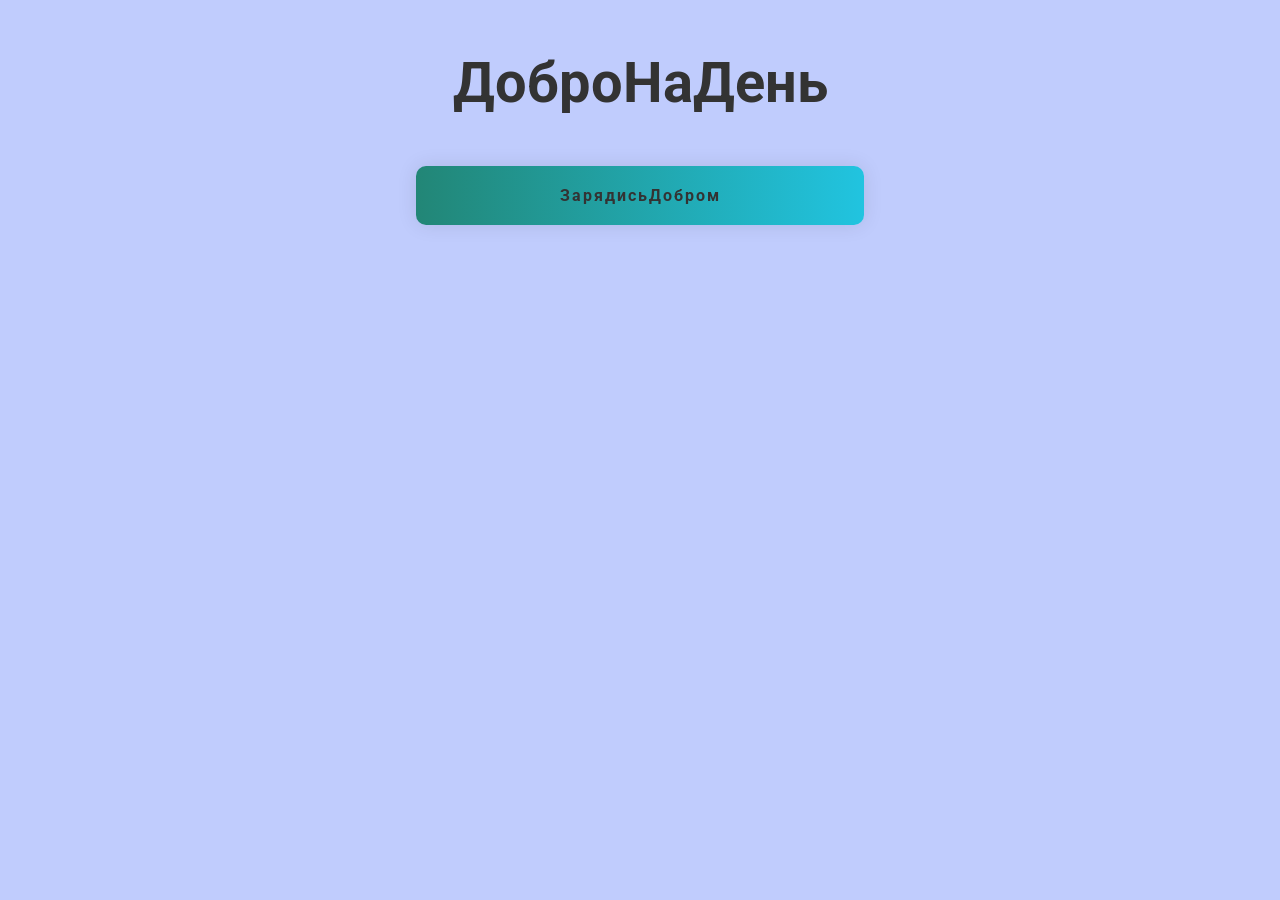
<file: src/index.html>
<!DOCTYPE html>
<html lang="ru">
<head>
    <meta charset="UTF-8">
    <meta http-equiv="X-UA-Compatible" content="IE=edge">
    <meta name="viewport" content="width=device-width, initial-scale=1.0">
    <link rel="stylesheet" href="style.css">
    <link rel="preconnect" href="https://fonts.gstatic.com">
    <link href="https://fonts.googleapis.com/css2?family=Roboto:wght@100;300;400;700&display=swap" rel="stylesheet">
    <link rel="icon" type="img" href="img/dobro_icon.jpg">
    <title>ДоброНаДень</title>
</head>
<body>
    
<div class="wrapper">

    <div class="content">
        <div class="container">
            <h1>ДоброНаДень</h1>
            <a href="#" onclick = random_text() id="button" class="button">ЗарядисьДобром</a>
            <p id="text" class="text"></p>
            <a id="button_reset" onclick = random_text() href="#" class="button">МожноЕщёРаз</a>
        </div>
        
    </div>
    <!-- <div class="footer">
        
    </div> -->

</div>
        
    <script src="main.js"></script>
</body>
</html>
</file>
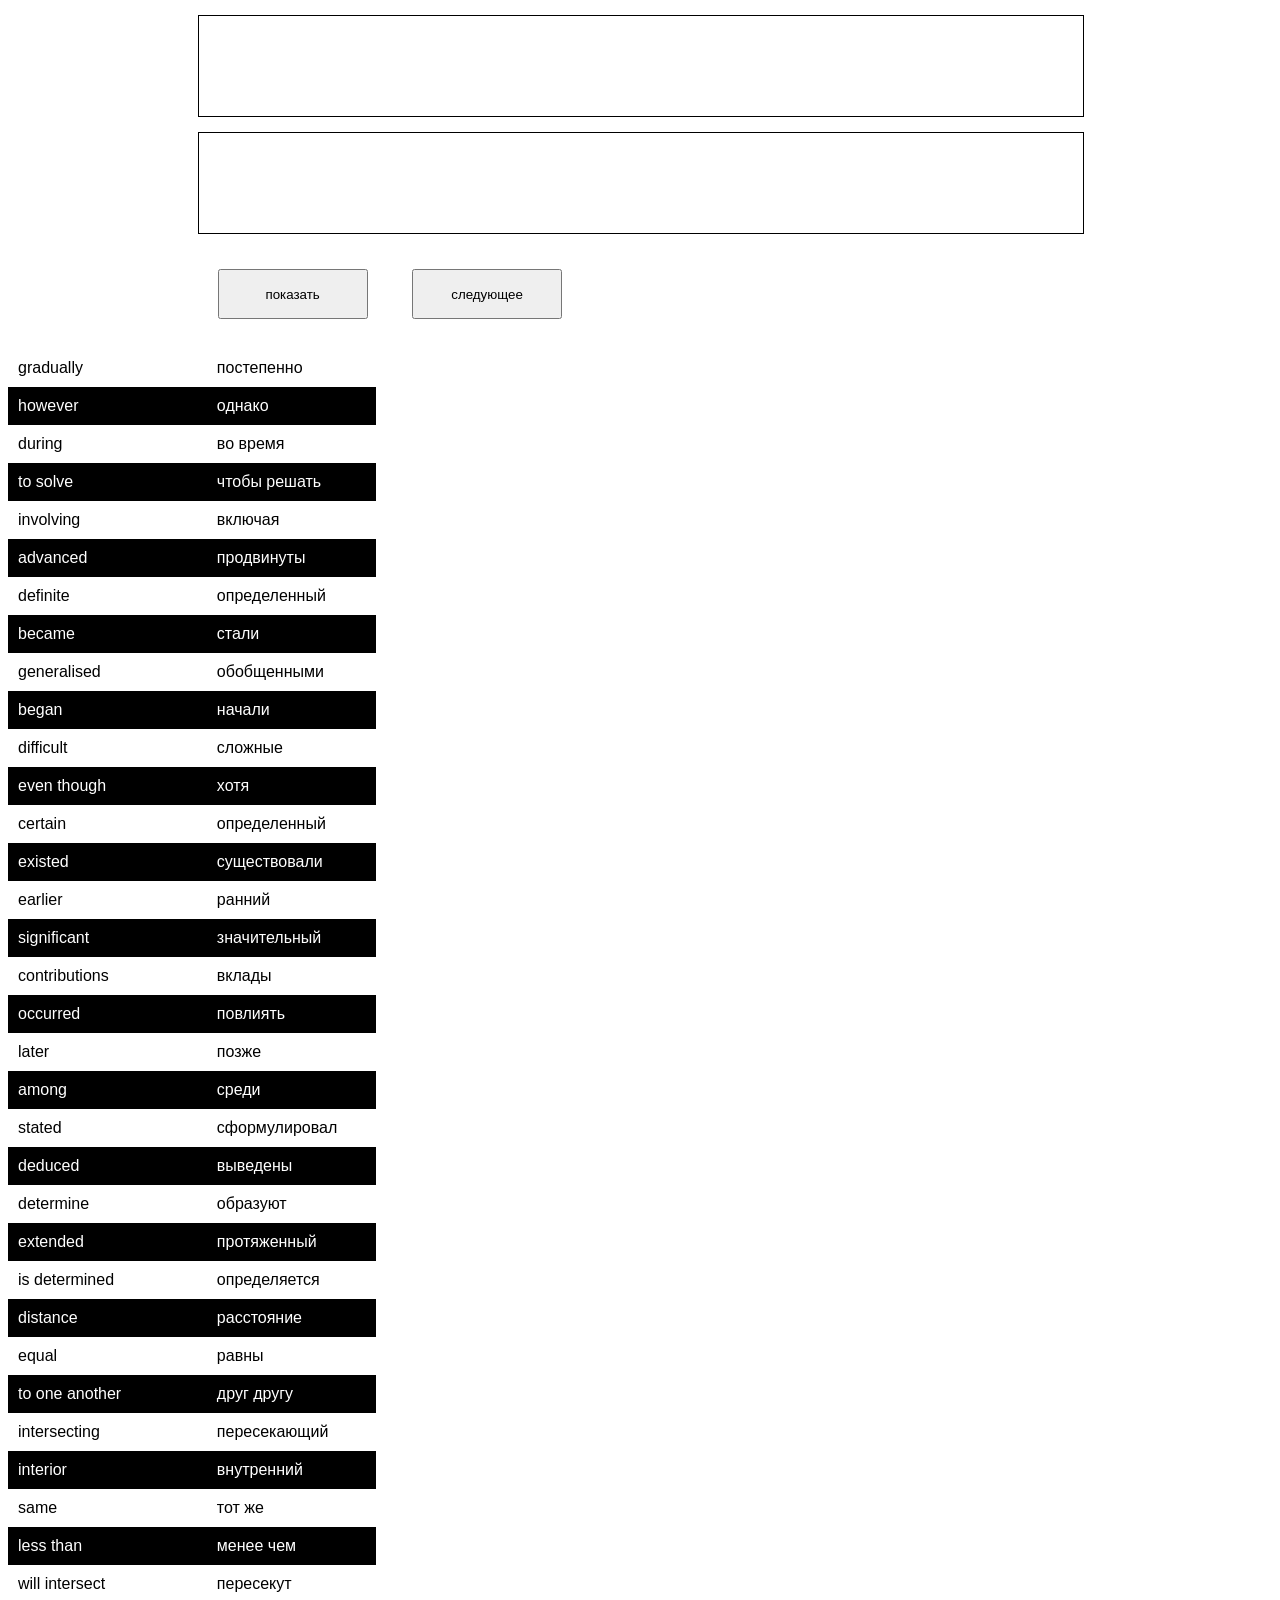
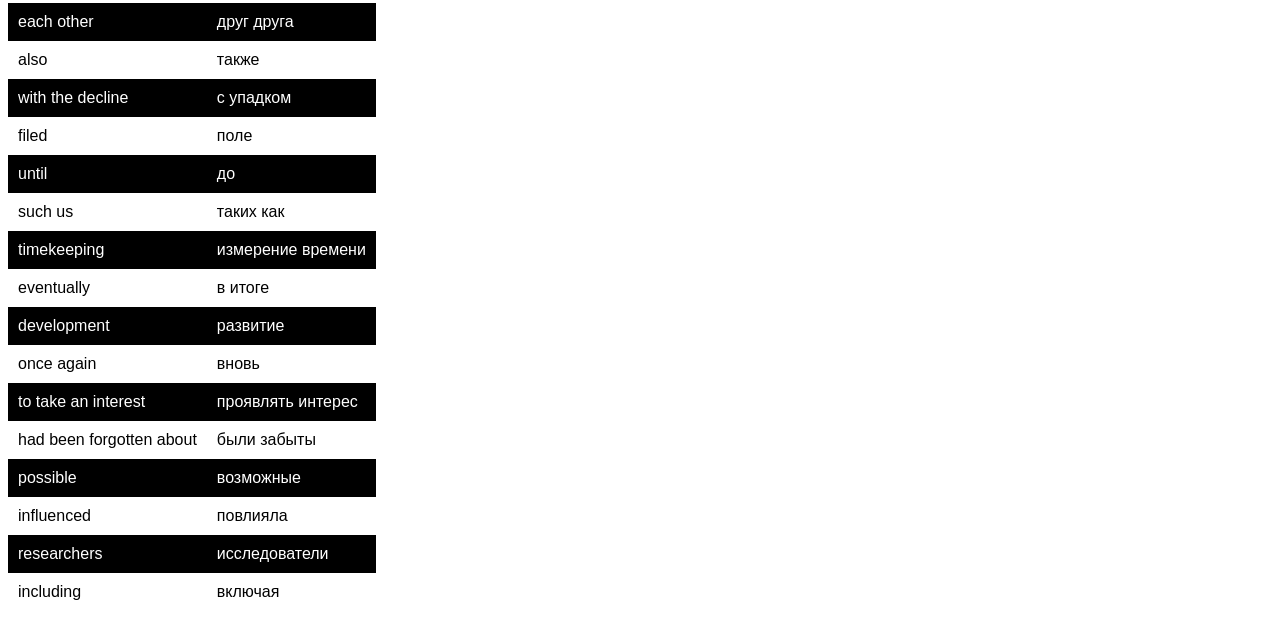
<file: transalte/index.html>
<!DOCTYPE html>
<html lang="en">

<head>
  <meta charset="UTF-8">
  <meta http-equiv="X-UA-Compatible" content="IE=edge">
  <meta name="viewport" content="width=device-width, initial-scale=1.0">
  <link rel="stylesheet" href="style.css">
  <script src="app.js" defer></script>
  <title>Перевод</title>
</head>

<body>
  <div class="cont">
    <div class="div engish_word"></div>
    <div class="div russian_word"></div>
    <button id="open">показать</button>
    <button id="next">следующее</button>
  </div>

  <div class="wrap">
    <div class="english"></div>
    <div class="russian"></div>
  </div>
</body>

</html>
</file>
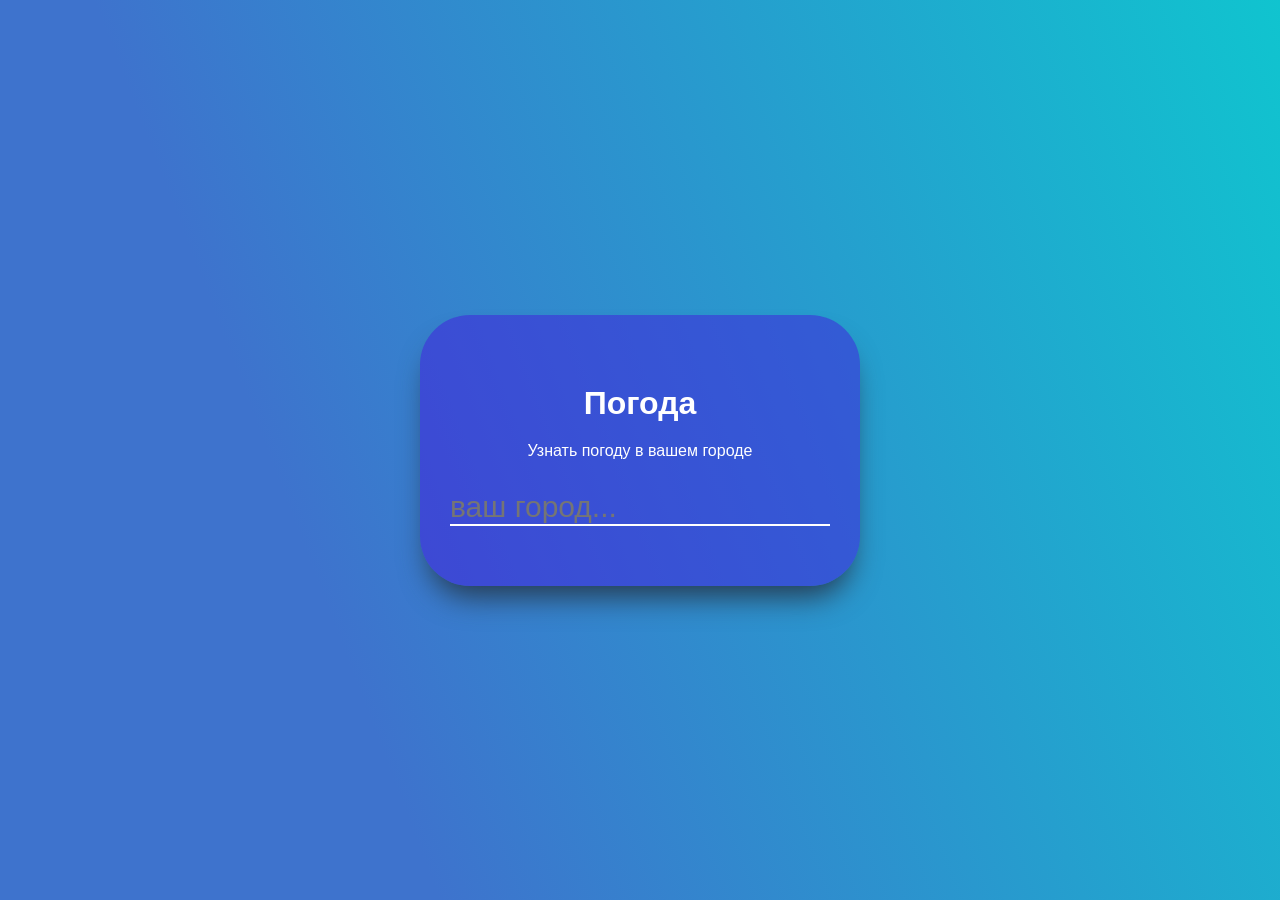
<file: weather/index.html>
<!DOCTYPE html>
<html lang="en">
  <head>
    <meta charset="UTF-8" />
    <link rel="apple-touch-icon" sizes="57x57" href="./apple-icon-57x57.png" />
    <link rel="apple-touch-icon" sizes="60x60" href="./apple-icon-60x60.png" />
    <link rel="apple-touch-icon" sizes="72x72" href="./apple-icon-72x72.png" />
    <link rel="apple-touch-icon" sizes="76x76" href="./apple-icon-76x76.png" />
    <link
      rel="apple-touch-icon"
      sizes="114x114"
      href="./apple-icon-114x114.png"
    />
    <link
      rel="apple-touch-icon"
      sizes="120x120"
      href="./apple-icon-120x120.png"
    />
    <link
      rel="apple-touch-icon"
      sizes="144x144"
      href="./apple-icon-144x144.png"
    />
    <link
      rel="apple-touch-icon"
      sizes="152x152"
      href="./apple-icon-152x152.png"
    />
    <link
      rel="apple-touch-icon"
      sizes="180x180"
      href="./apple-icon-180x180.png"
    />
    <link
      rel="icon"
      type="image/png"
      sizes="192x192"
      href="./android-icon-192x192.png"
    />
    <link rel="icon" type="image/png" sizes="32x32" href="./favicon-32x32.png" />
    <link rel="icon" type="image/png" sizes="96x96" href="./favicon-96x96.png" />
    <link rel="icon" type="image/png" sizes="16x16" href="./favicon-16x16.png" />
    <link rel="manifest" href="./manifest.json" />
    <meta name="msapplication-TileColor" content="#ffffff" />
    <meta name="msapplication-TileImage" content="./ms-icon-144x144.png" />
    <meta name="theme-color" content="#ffffff" />
    <meta name="viewport" content="width=device-width, initial-scale=1.0" />
    <title>Vite App</title>
    <script type="module" crossorigin src="./assets/index.00423991.js"></script>
    <link rel="stylesheet" href="./assets/index.688cf009.css" />
  </head>
  <body>
    <div id="app"></div>
  </body>
</html>
</file>
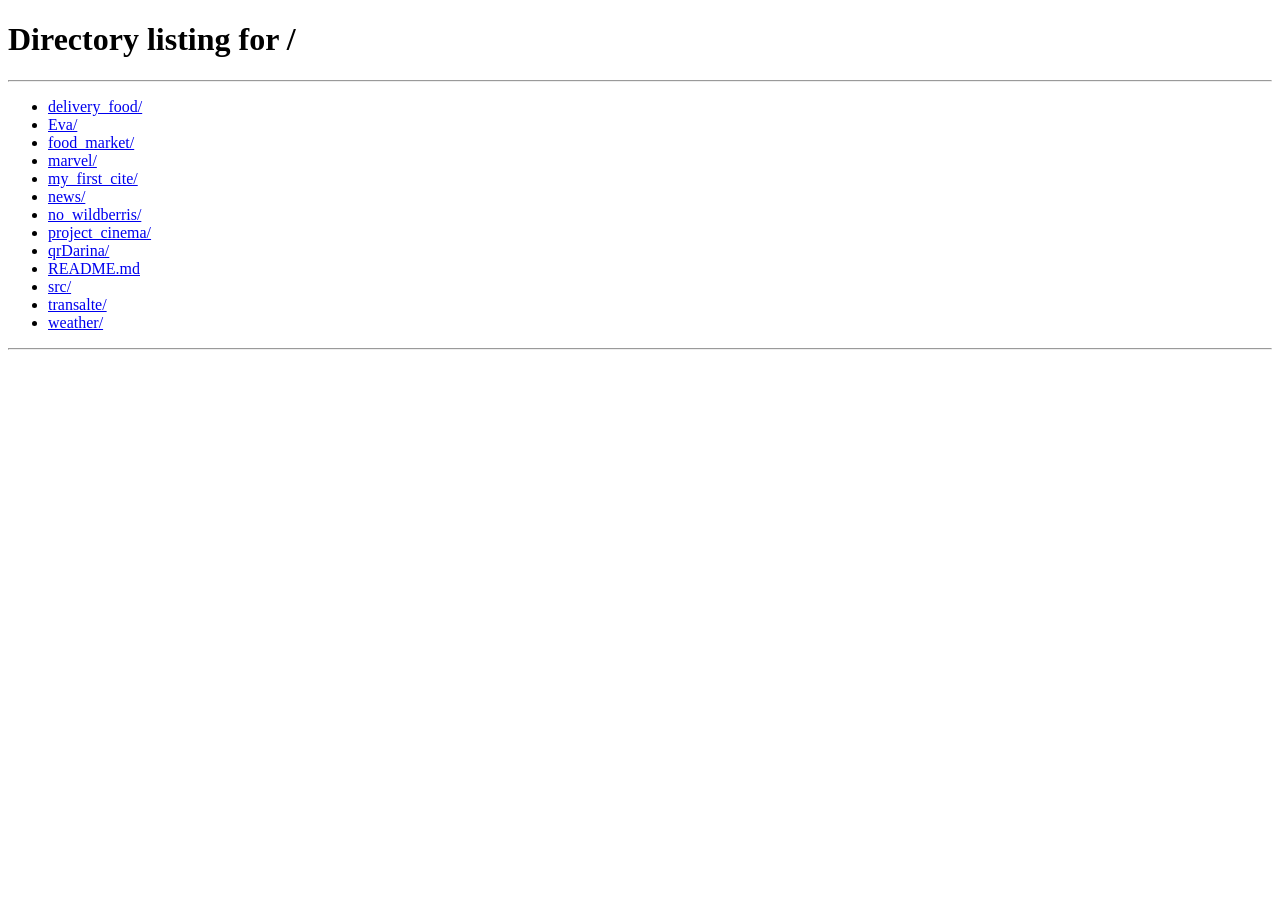
<file: delivery_food/restaurant.html>
<!DOCTYPE html>
<html lang="ru">
  <head>
    <meta charset="UTF-8" />
    <meta name="viewport" content="width=device-width, initial-scale=1.0" />
    <title>PizzaBurger — доставка еды на дом</title>
    <link
      href="https://fonts.googleapis.com/css?family=Roboto:400,700&display=swap&subset=cyrillic"
      rel="stylesheet"
    />
    <link rel="stylesheet" href="css/normalize.css" />
    <link rel="stylesheet" href="css/style.css" />
    <script src="js/auth.js" defer></script>
    <script src="js/cart.js" defer></script>
    <script src="js/menu.js" defer></script>
  </head>

  <body>
    <div class="container">
      <header class="header">
        <a href="index.html" class="logo">
          <img src="img/icon/logo.svg" alt="Logo" />
        </a>
        <label class="address">
          <input
            type="text"
            class="input input-address"
            placeholder="Адрес доставки"
          />
        </label>
        <div class="buttons">
          <span class="user-name"></span>
          <button class="button button-primary button-auth">
            <span class="button-auth-svg"></span>
            <span class="button-text">Войти</span>
          </button>
          <button class="button button-cart" id="cart-button">
            <span class="button-cart-svg"></span>
            <span class="button-text">Корзина</span>
          </button>
          <button class="button button-primary button-out">
            <span class="button-text">Выйти</span>
            <span class="button-out-svg"></span>
          </button>
        </div>
      </header>
    </div>
    <!-- /.container  -->

    <main class="main">
      <div class="container">
        <section class="menu">
          <div class="section-heading">
            <h2 class="section-title restaurant-title">Пицца Плюс</h2>
            <div class="card-info">
              <div class="rating">4.5</div>
              <div id="solo" class="price">От 100 ₽</div>
              <div class="category">Пицца</div>
            </div>
            <!-- /.card-info -->
          </div>
          <div class="cards cards-menu"></div>
          <!-- /.cards -->
        </section>
      </div>
      <!-- /.container -->
    </main>

    <footer class="footer">
      <div class="container">
        <div class="footer-block">
          <img src="img/icon/logo.svg" alt="logo" class="logo footer-logo" />
          <nav class="footer-nav">
            <a href="#" class="footer-link">Ресторанам </a>
            <a href="#" class="footer-link">Курьерам</a>
            <a href="#" class="footer-link">Пресс-центр</a>
            <a href="#" class="footer-link">Контакты</a>
          </nav>
          <div class="social-links">
            <a href="#" class="social-link"
              ><img src="img/social/instagram.svg" alt="instagram"
            /></a>
            <a href="#" class="social-link"
              ><img src="img/social/fb.svg" alt="facebook"
            /></a>
            <a href="#" class="social-link"
              ><img src="img/social/vk.svg" alt="vk"
            /></a>
          </div>
          <!-- /.social-links -->
        </div>
        <!-- /.footer-block -->
      </div>
    </footer>

    <div class="modal modal-cart">
      <div class="modal-dialog">
        <div class="modal-header">
          <h3 class="modal-title">Корзина</h3>
          <button class="close">&times;</button>
        </div>
        <!-- /.modal-header -->
        <div class="modal-body">
          
        </div>
        <!-- /.modal-body -->
        <div class="modal-footer">
          <span class="modal-pricetag">1250 ₽</span>
          <div class="footer-buttons">
            <button class="button button-primary">Оформить заказ</button>
            <button class="button clear-cart">Отмена</button>
          </div>
        </div>
        <!-- /.modal-footer -->
      </div>
      <!-- /.modal-dialog -->
    </div>

    <div class="modal-auth">
      <div class="modal-dialog modal-dialog-auth">
        <button class="close-auth">&times;</button>
        <form id="logInForm">
          <fieldset class="modal-body">
            <legend class="modal-title">Авторизация</legend>
            <label class="label-auth">
              <span>Логин</span>
              <input id="login" type="text" />
            </label>
            <label class="label-auth">
              <span>Пароль</span>
              <input id="password" type="password" />
            </label>
          </fieldset>
          <!-- /.modal-body -->
          <div class="modal-footer">
            <div class="footer-buttons">
              <button class="button button-primary button-login" type="submit">
                Войти
              </button>
            </div>
          </div>
        </form>
        <!-- /.modal-footer -->
      </div>
      <!-- /.modal-dialog -->
    </div>
  </body>
</html>
</file>
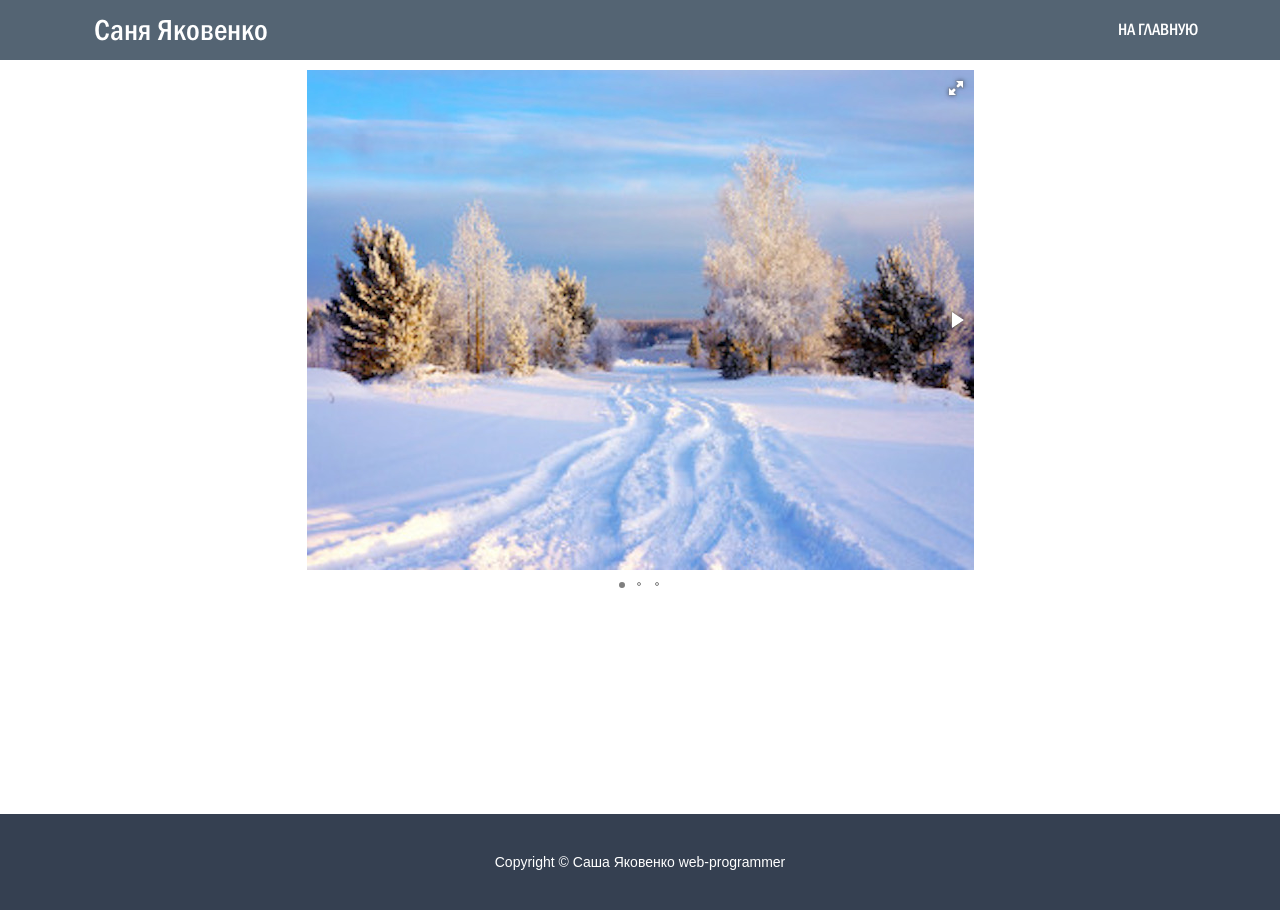
<file: my_first_cite/slider.html>
<!DOCTYPE html>
<html lang="en">
  <head>
    <meta charset="UTF-8" />
    <meta http-equiv="X-UA-Compatible" content="IE=edge" />
    <meta name="viewport" content="width=device-width, initial-scale=1.0" />
    <link rel="stylesheet" href="css/bootstrap.min.css" />
    <link rel="stylesheet" href="css/fotorama.css" />
    <link rel="stylesheet" href="css/style.css" />
    <title>my_first_city_bootstrap</title>
  </head>

  <body>
    <header class="header">
      <div class="container">
        <div class="row mar_none">
          <div class="col-8 col-lg-3 col-md-4">
            <div class="logo"><span class="logo_text">Саня Яковенко</span></div>
          </div>
          <div
            class="
              d-none d-md-block
              col-lg-5
              offset-lg-4
              col-md-6
              offset-md-2
              p-0
            "
          >
            <ul  class="menu">
              <li style="margin-left: auto;"><a href="index.html" class="menu_link">На главную</a></li>
            </ul>
          </div>
          <div
            class="
              d-flex
              justify-content-end
              align-items-center
              item-center
              d-md-none
              col-4
            "
          >
            <div class="btn-group">
              <button
                type="button"
                class="btn btn-secondary dropdown-toggle"
                data-bs-toggle="dropdown"
                aria-expanded="false"
              >
                Меню
              </button>
              <ul class="dropdown-menu">
                <li><a class="dropdown-item" href="#">___</a></li>
                <li><a class="dropdown-item" href="#">___</a></li>
                <li><a class="dropdown-item" href="#">___</a></li>
                <li><a class="dropdown-item" href="#">___</a></li>
                <li><a class="dropdown-item" href="index.html">На главную</a></li>
              </ul>
            </div>
          </div>
        </div>
      </div>
    </header>
    <div class="main_slider">
      <div class="slider_fotorama">
        <div class="fotorama" data-allowfullscreen="true">
          <img width="100%" src="img/fotorama/sm_1.jpg" data-full="img/fotorama/big_1.jpg" />
          <img src="img/fotorama/sm_2.jpg" data-full="img/fotorama/big_2.jpg" />
          <img src="img/fotorama/sm_3.jpg" data-full="img/fotorama/big_3.jpg" />
        </div>
      </div>
    </div>
    <footer class="footer">
      <p>Copyright &copy;&nbsp;Саша Яковенко web-programmer</p>
    </footer>
    <script src="js/bootstrap.bundle.min.js"></script>
    <script src="js/jquery-3.6.0.min.js"></script>
    <script src="js/fotorama.js"></script>
  </body>
</html>
</file>
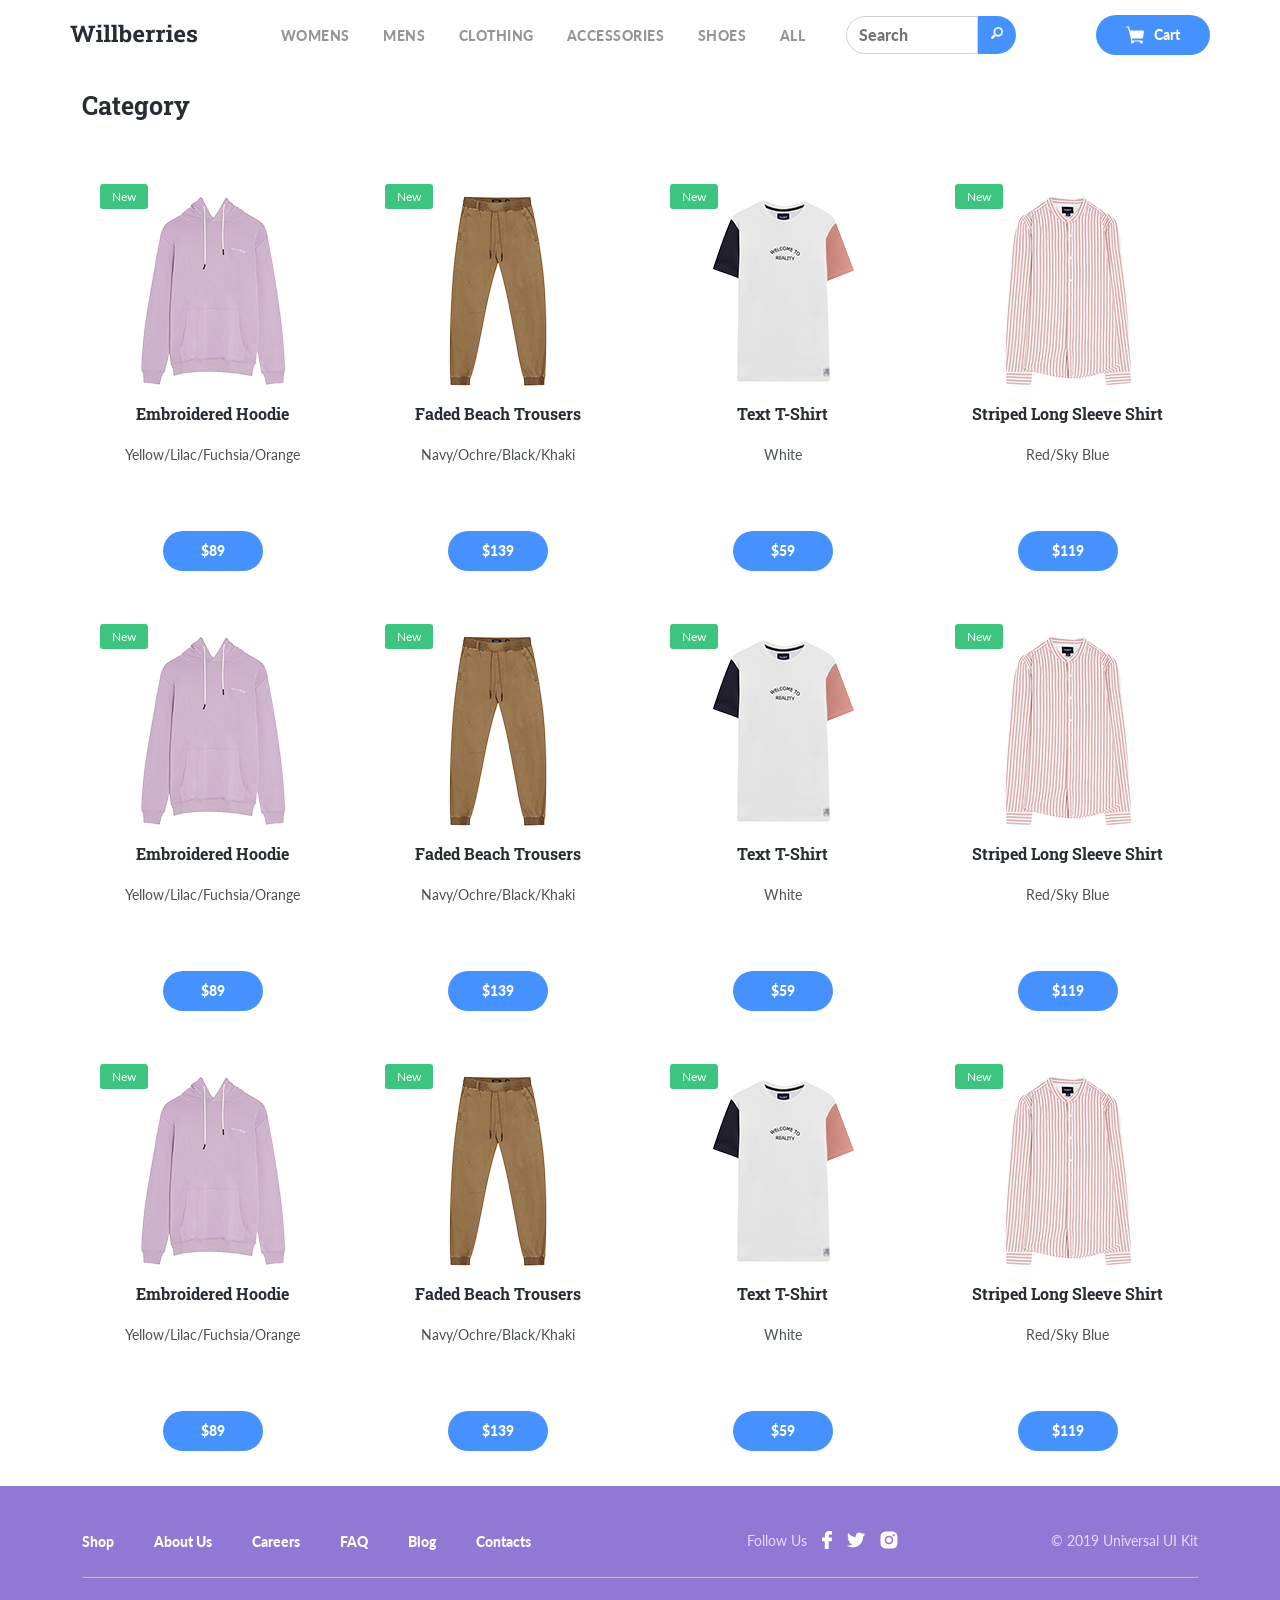
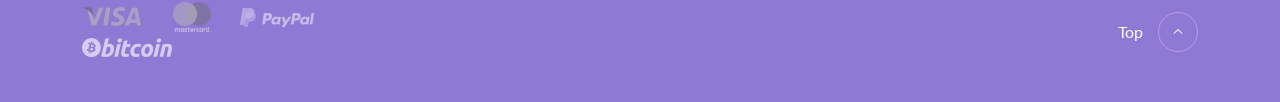
<file: no_wildberris/goods.html>
<!DOCTYPE html>
<html lang="en">

<head>
	<meta charset="UTF-8">
	<meta name="viewport" content="width=device-width, initial-scale=1.0">
	<title>Willberries</title>
	<link rel="preconnect" href="https://fonts.gstatic.com">
	<link rel="apple-touch-icon" sizes="180x180" href="favicon/apple-touch-icon.png">
	<link rel="icon" type="image/png" sizes="32x32" href="favicon/favicon-32x32.png">
	<link rel="icon" type="image/png" sizes="16x16" href="favicon/favicon-16x16.png">
	<link rel="mask-icon" href="favicon/safari-pinned-tab.svg" color="#5bbad5">
	<meta name="msapplication-TileColor" content="#da532c">
	<meta name="theme-color" content="#ffffff">
	<link href="https://fonts.googleapis.com/css2?family=Lato:wght@400;900&display=swap" rel="stylesheet">
	<link href="https://fonts.googleapis.com/css2?family=Roboto+Slab:wght@700&display=swap" rel="stylesheet">
	<link rel="stylesheet" href="css/bootstrap-grid.min.css">
	<!-- <link rel="stylesheet" href="css/swiper-bundle.min.css" /> -->
	<link rel="stylesheet" href="css/style.css">
</head>
<!-- class="show-goods" -->

<body id="body">
	<header class="container header px-4 px-md-0">
		<div class="row justify-content-between align-items-center">
			<div class="col-lg-2 col-6">
				<a href="index.html" class="logo-link">
					<img width="128" src="img/logo.svg" alt="logo: Willberries" class="logo-image">
				</a>
			</div>
			<div class="col-lg-6 d-none d-lg-block">
				<nav>
					<ul class="navigation d-flex justify-content-around">
						<li class="navigation-item">
							<a href="#" class="navigation-link" data-field="gender">Womens</a>
						</li>
						<li class="navigation-item">
							<a href="#" class="navigation-link" data-field="gender">Mens</a>
						</li>
						<li class="navigation-item">
							<a href="#" class="navigation-link" data-field="category">Clothing</a>
						</li>
						<li class="navigation-item">
							<a href="#" class="navigation-link" data-field="category">Accessories</a>
						</li>
						<li class="navigation-item">
							<a href="#" class="navigation-link" data-field="category">Shoes</a>
						</li>
						<li class="navigation-item">
							<a href="#" class="navigation-link">All</a>
						</li>

					</ul>
				</nav>
			</div>
			<div class="col-lg-2 d-none d-lg-block">
				<div class="form-control">
					<input type="text" class="form-control" placeholder="Search" aria-label="Recipient's username"
						aria-describedby="button-addon2">
					<button class="btn btn-outline-secondary" type="button" id="button-addon2">
						<img src="img/search.png" alt="search">
					</button>
				</div>
			</div>
			<div class="col-lg-2 col-6 d-flex justify-content-end">
				<button class="button button-cart">
					<img class="button-icon" src="img/cart.svg" alt="icon: cart">
					<span class="button-text">Cart</span>
					<span class="button-text cart-count"></span>
				</button>
			</div>
		</div>
		<!-- /.row -->
	</header>

	<section class="long-goods d-block">
		<div class="container">
			<div class="row align-items-center mb-4">
				<div class="col-12">
					<h2 class="section-title">Category</h2>
				</div>
				<!-- /.col-12 -->
			</div>
			<div class="row long-goods-list">
				<div class="col-lg-3 col-sm-6">
					<div class="goods-card">
						<span class="label">New</span>
						<!-- /.label --><img src="img/image-119.jpg" alt="image: Hoodie" class="goods-image">
						<h3 class="goods-title">Embroidered Hoodie</h3>
						<!-- /.goods-title -->
						<p class="goods-description">Yellow/Lilac/Fuchsia/Orange</p>
						<!-- /.goods-description -->
						<!-- /.goods-price -->
						<button class="button goods-card-btn add-to-cart" data-id="007">
							<span class="button-price">$89</span>
						</button>
					</div>
					<!-- /.goods-card -->
				</div>
				<!-- /.col-3 -->
				<div class="col-lg-3 col-sm-6">
					<div class="goods-card">
						<span class="label">New</span>
						<!-- /.label --><img src="img/image-120.jpg" alt="image: Faded Beach Trousers"
							class="goods-image">
						<h3 class="goods-title">Faded Beach Trousers</h3>
						<!-- /.goods-title -->
						<p class="goods-description">Navy/Ochre/Black/Khaki</p>
						<!-- /.goods-description -->
						<button class="button goods-card-btn add-to-cart" data-id="007">
							<span class="button-price">$139</span>
						</button>
						<!-- /.goods-price -->
					</div>
					<!-- /.goods-card -->
				</div>
				<!-- /.col-3 -->
				<div class="col-lg-3 col-sm-6">
					<div class="goods-card">
						<span class="label">New</span>
						<!-- /.label --><img src="img/image-121.jpg" alt="image: Text T-Shirt" class="goods-image">
						<h3 class="goods-title">Text T-Shirt</h3>
						<!-- /.goods-title -->
						<p class="goods-description">White</p>
						<!-- /.goods-description -->
						<button class="button goods-card-btn add-to-cart" data-id="007">
							<span class="button-price">$59</span>
						</button>
						<!-- /.goods-price -->
					</div>
					<!-- /.goods-card -->
				</div>
				<!-- /.col-3 -->
				<div class="col-lg-3 col-sm-6">
					<div class="goods-card">
						<span class="label">New</span>
						<!-- /.label --><img src="img/image-122.jpg" alt="image: Striped Long Sleeve Shirt"
							class="goods-image">
						<h3 class="goods-title">Striped Long Sleeve Shirt</h3>
						<!-- /.goods-title -->
						<p class="goods-description">Red/Sky Blue</p>
						<!-- /.goods-description -->
						<button class="button goods-card-btn add-to-cart" data-id="001">
							<span class="button-price">$119</span>
						</button>
						<!-- /.goods-price -->
					</div>
					<!-- /.goods-card -->
				</div>
				<!-- /.col-3 -->
				<div class="col-lg-3 col-sm-6">
					<div class="goods-card">
						<span class="label">New</span>
						<!-- /.label --><img src="img/image-119.jpg" alt="image: Hoodie" class="goods-image">
						<h3 class="goods-title">Embroidered Hoodie</h3>
						<!-- /.goods-title -->
						<p class="goods-description">Yellow/Lilac/Fuchsia/Orange</p>
						<!-- /.goods-description -->
						<!-- /.goods-price -->
						<button class="button goods-card-btn add-to-cart" data-id="007">
							<span class="button-price">$89</span>
						</button>
					</div>
					<!-- /.goods-card -->
				</div>
				<!-- /.col-3 -->
				<div class="col-lg-3 col-sm-6">
					<div class="goods-card">
						<span class="label">New</span>
						<!-- /.label --><img src="img/image-120.jpg" alt="image: Faded Beach Trousers"
							class="goods-image">
						<h3 class="goods-title">Faded Beach Trousers</h3>
						<!-- /.goods-title -->
						<p class="goods-description">Navy/Ochre/Black/Khaki</p>
						<!-- /.goods-description -->
						<button class="button goods-card-btn add-to-cart" data-id="007">
							<span class="button-price">$139</span>
						</button>
						<!-- /.goods-price -->
					</div>
					<!-- /.goods-card -->
				</div>
				<!-- /.col-3 -->
				<div class="col-lg-3 col-sm-6">
					<div class="goods-card">
						<span class="label">New</span>
						<!-- /.label --><img src="img/image-121.jpg" alt="image: Text T-Shirt" class="goods-image">
						<h3 class="goods-title">Text T-Shirt</h3>
						<!-- /.goods-title -->
						<p class="goods-description">White</p>
						<!-- /.goods-description -->
						<button class="button goods-card-btn add-to-cart" data-id="007">
							<span class="button-price">$59</span>
						</button>
						<!-- /.goods-price -->
					</div>
					<!-- /.goods-card -->
				</div>
				<!-- /.col-3 -->
				<div class="col-lg-3 col-sm-6">
					<div class="goods-card">
						<span class="label">New</span>
						<!-- /.label --><img src="img/image-122.jpg" alt="image: Striped Long Sleeve Shirt"
							class="goods-image">
						<h3 class="goods-title">Striped Long Sleeve Shirt</h3>
						<!-- /.goods-title -->
						<p class="goods-description">Red/Sky Blue</p>
						<!-- /.goods-description -->
						<button class="button goods-card-btn add-to-cart" data-id="001">
							<span class="button-price">$119</span>
						</button>
						<!-- /.goods-price -->
					</div>
					<!-- /.goods-card -->
				</div>
				<!-- /.col-3 -->
				<div class="col-lg-3 col-sm-6">
					<div class="goods-card">
						<span class="label">New</span>
						<!-- /.label --><img src="img/image-119.jpg" alt="image: Hoodie" class="goods-image">
						<h3 class="goods-title">Embroidered Hoodie</h3>
						<!-- /.goods-title -->
						<p class="goods-description">Yellow/Lilac/Fuchsia/Orange</p>
						<!-- /.goods-description -->
						<!-- /.goods-price -->
						<button class="button goods-card-btn add-to-cart" data-id="007">
							<span class="button-price">$89</span>
						</button>
					</div>
					<!-- /.goods-card -->
				</div>
				<!-- /.col-3 -->
				<div class="col-lg-3 col-sm-6">
					<div class="goods-card">
						<span class="label">New</span>
						<!-- /.label --><img src="img/image-120.jpg" alt="image: Faded Beach Trousers"
							class="goods-image">
						<h3 class="goods-title">Faded Beach Trousers</h3>
						<!-- /.goods-title -->
						<p class="goods-description">Navy/Ochre/Black/Khaki</p>
						<!-- /.goods-description -->
						<button class="button goods-card-btn add-to-cart" data-id="007">
							<span class="button-price">$139</span>
						</button>
						<!-- /.goods-price -->
					</div>
					<!-- /.goods-card -->
				</div>
				<!-- /.col-3 -->
				<div class="col-lg-3 col-sm-6">
					<div class="goods-card">
						<span class="label">New</span>
						<!-- /.label --><img src="img/image-121.jpg" alt="image: Text T-Shirt" class="goods-image">
						<h3 class="goods-title">Text T-Shirt</h3>
						<!-- /.goods-title -->
						<p class="goods-description">White</p>
						<!-- /.goods-description -->
						<button class="button goods-card-btn add-to-cart" data-id="007">
							<span class="button-price">$59</span>
						</button>
						<!-- /.goods-price -->
					</div>
					<!-- /.goods-card -->
				</div>
				<!-- /.col-3 -->
				<div class="col-lg-3 col-sm-6">
					<div class="goods-card">
						<span class="label">New</span>
						<!-- /.label --><img src="img/image-122.jpg" alt="image: Striped Long Sleeve Shirt"
							class="goods-image">
						<h3 class="goods-title">Striped Long Sleeve Shirt</h3>
						<!-- /.goods-title -->
						<p class="goods-description">Red/Sky Blue</p>
						<!-- /.goods-description -->
						<button class="button goods-card-btn add-to-cart" data-id="001">
							<span class="button-price">$119</span>
						</button>
						<!-- /.goods-price -->
					</div>
					<!-- /.goods-card -->
				</div>
				<!-- /.col-3 -->
			</div>
		</div>

	</section>
	<footer class="footer">
		<div class="container">
			<div class="row">
				<div class="col-xl-7 mb-4 mb-xl-0">
					<nav>
						<ul class="footer-menu d-sm-flex">
							<li class="footer-menu-item"><a href="#" class="footer-menu-link">Shop</a></li>
							<li class="footer-menu-item"><a href="#" class="footer-menu-link">About Us</a></li>
							<li class="footer-menu-item"><a href="#" class="footer-menu-link">Careers</a></li>
							<li class="footer-menu-item"><a href="#" class="footer-menu-link">FAQ </a></li>
							<li class="footer-menu-item"><a href="#" class="footer-menu-link">Blog</a></li>
							<li class="footer-menu-item"><a href="#" class="footer-menu-link">Contacts</a></li>
						</ul>
					</nav>
				</div>
				<!-- /.col-7 -->
				<div class="col-lg-3 d-flex align-items-center">
					<span class="footer-text">Follow Us</span>
					<span class="footer-social d-inline-flex align-items-center">
						<a href="#" class="social-link">
							<img src="img/Facebook.svg" alt="Facebook">
						</a>
						<a href="#" class="social-link">
							<img src="img/Twitter.svg" alt="Twitter">
						</a>
						<a href="#" class="social-link">
							<img src="img/Instagram.svg" alt="Instagram">
						</a>
					</span>
				</div>
				<!-- /.col-3 -->
				<div class="col-xl-2 col-lg-3 d-flex justify-content-lg-end mt-4 mt-lg-0">
					<span class="footer-text">© 2019 Universal UI Kit</span>
				</div>
				<!-- /.col-2 -->
			</div>
			<!-- /.row -->
			<hr class="footer-line mt-4 mb-4">
			<div class="row justify-content-between">
				<div class="col-lg-4 col-sm-9">
					<img class="payment-logo" src="img/visa.png" alt="visa logo">
					<img class="payment-logo" src="img/master-card.png" alt="master card logo">
					<img class="payment-logo" src="img/paypal.png" alt="paypal logo ">
					<img class="payment-logo" src="img/bitcoin.png" alt="bitcoin logo">
				</div>
				<!-- /.col-4 -->
				<div class="col-lg-2 col-sm-1 d-flex justify-content-end">
					<a href="#body" class="scroll-link top-link d-flex align-items-center">
						<span class="top-link-text">Top</span>
						<img src="img/top.svg" alt="icon: arrow top">
					</a>
				</div>
				<!-- /.col-2 -->
			</div>
			<!-- /.row -->
		</div>
		<!-- /.container -->
	</footer>
	<div class="overlay" id="modal-cart">
		<div class="modal">
			<header class="modal-header">
				<h2 class="modal-title">Cart</h2>
				<button class="modal-close">x</button>
			</header>
			<table class="cart-table">
				<colgroup>
					<col class="col-goods">
					<col class="col-price">
					<col class="col-minus">
					<col class="col-qty">
					<col class="col-plus">
					<col class="col-total-price">
					<col class="col-delete">
				</colgroup>
				<thead>
					<tr>
						<th>Good(s)</th>
						<th>Price</th>
						<th colspan="3">Qty.</th>
						<th colspan="2">Total</th>
					</tr>
				</thead>
				<tbody class="cart-table__goods">

				</tbody>
				<tfoot>
					<tr>
						<th colspan="5">Total:</th>
						<th class="card-table__total" colspan="2">10000$</th>
					</tr>

				</tfoot>
			</table>
			<form class="modal-form" action="">
				<input class="modal-input" type="text" placeholder="Имя" name="nameCustomer">
				<input class="modal-input" type="text" placeholder="Телефон" name="phoneCustomer">
				<button class="button cart-buy" type="submit">
					<span class="button-text">Checkout</span>
				</button>
			</form>
		</div>
	</div>
</body>

</html>
</file>
<file: delivery_food/css/style.css>
* {
    box-sizing: border-box;
}

body {
    font-family: "Roboto", sans-serif;
    padding-top: 44px;
}

a,
button {
    cursor: pointer;
    color: inherit;
}

.hide {
    display: none;
}

.container {
    max-width: 1200px;
    margin: auto;
}

.header {
    display: flex;
    align-items: center;
    justify-content: space-between;
    margin-bottom: 40px;
}

.input {
    background-color: #ffffff;
    border: 1px solid #d9d9d9;
    border-radius: 2px;
    font-size: 16px;
    line-height: 24px;
    padding: 8px 8px 8px 35px;
    background-repeat: no-repeat;
    background-position: left 11px center;
}

.address {
    flex: 0.8;
}

.input-address {
    width: 100%;
    background-image: url(../img/icon/home.svg);
}

.search {
    margin-left: auto;
}

.input-search {
    width: 300px;
    background-image: url(../img/icon/search.svg);

}

.buttons {
    display: flex;
    align-items: center;
}

.button {
    display: flex;
    align-items: center;
    padding: 8px 16px;
    background: #ffffff;
    border: 1px solid #d9d9d9;
    box-sizing: border-box;
    box-shadow: 0 0 2px rgba(0, 0, 0, 0.0015);
    border-radius: 2px;
    color: #595959;
    font-size: 16px;
    line-height: 24px;
}

.button:hover {
    background: #1890ff;
    border: 1px solid #1890ff;
    color: #fff;
}


.button-primary {
    background: #1890ff;
    border: 1px solid #1890ff;
    color: #fff;
    margin-right: 10px;
}

.button-primary:hover {
    background: #ffffff;
    border: 1px solid #d9d9d9;
    color: #595959;
}

.button-icon {
    margin-right: 6px;
}

.button-card-text {
    margin-right: 10px;
}

.button-auth {
    background-position: 20px 13px;
}

.button-primary .button-auth-svg {
    width: 24px;
    height: 24px;
    background-color: #fff;
    -webkit-mask: url("../img/icon/user.svg") no-repeat 50% 50%;
    mask: url("../img/icon/user.svg") no-repeat 50% 50%;
    background-repeat: no-repeat;
}

.button-primary:hover .button-auth-svg {
    background-color: #595959;
}

.button .button-cart-svg {
    width: 24px;
    height: 24px;
    background-color: #595959;
    -webkit-mask: url("../img/icon/shopping-cart.svg") no-repeat 50% 50%;
    mask: url("../img/icon/shopping-cart.svg") no-repeat 50% 50%;
    background-repeat: no-repeat;
}

.button-primary .button-cart-svg {
    background-color: #fff;
}

.button:hover .button-cart-svg {
    background-color: #fff;
}

.button-primary:hover .button-cart-svg {
    background-color: #595959;
}

.button-cart {
    display: none;
    margin: 0 5px;
}

.button-out {
    display: none;
    margin: 0 5px;
}

.user-name {
    display: none;
    margin-right: 20px;
    font-weight: bold;
    font-size: 18px;
}

.promo-slider {

    width: 600px;
    height: 300px;

}

.promo {
    box-shadow: 0 7px 12px rgba(158, 158, 163, 0.1);
    border-radius: 10px;
    padding: 68px 70px;
    margin-bottom: 56px;
}

.pizza {
    background: #fff1b8 url(../img/promo/pizza.png) no-repeat top -100px right -250px / 830px
}

.kebab {
    background: #D6E4FF url(../img/promo/kebab.png) no-repeat top 45px right 40px / 450px;
}

.vegetables {
    background: #FFF566 url(../img/promo/vegetables.png) no-repeat top 0 right 0 / 825px
}

.sushi {
    background: #FFF1F0 url(../img/promo/sushi.png) no-repeat top 10px right 15px / 500px
}

.promo-title {
    font-style: normal;
    font-weight: bold;
    font-size: 39px;
    line-height: 46px;
    color: #302c34;
}

.promo-text {
    font-style: normal;
    font-weight: normal;
    font-size: 24px;
    line-height: 28px;
    color: #302c34;
    max-width: 538px;
}

.main {
    background: linear-gradient(180deg, rgba(245, 245, 245, 0) 1.04%, #f5f5f5 100%);
}

.section-heading {
    display: flex;
    align-items: center;
    margin-bottom: 44px;
}

.section-title {
    font-style: normal;
    font-weight: bold;
    font-size: 36px;
    line-height: 42px;
    margin: 0 30px 0 0;
    color: #000000;
}

.cards {
    display: flex;
    align-items: flex-start;
    justify-content: space-between;
    flex-wrap: wrap;
}

.card {
    background: #ffffff;
    box-shadow: 0 4px 12px rgba(0, 0, 0, 0.05);
    border-radius: 7px;
    overflow: hidden;
    margin-bottom: 30px;
    flex-basis: 31%;
    text-decoration: none;

}

.card-restaurant {
    cursor: pointer
}

.card-image {
    width: 100%;
    height: 250px;
    object-fit: cover;
}


.card-text {
    padding: 20px 23px 35px;
    min-height: 275px;
    display: flex;
    flex-direction: column;
}



.restaurants .card-text {
    min-height: auto;
}

.card-heading {
    display: flex;
    align-items: center;
    justify-content: space-between;
    margin-bottom: 10px;
}

.card-title {
    margin: 0;
    font-style: normal;
    font-weight: bold;
    font-size: 22px;
    line-height: 32px;
}

.card-title-reg {
    font-weight: 400;
}

.card-tag {
    font-style: normal;
    font-weight: normal;
    font-size: 12px;
    line-height: 20px;
    color: #ffffff;
    background: #262626;
    border-radius: 2px;
    padding: 1px 8px;
}

.card-info {
    display: flex;
    align-items: center;
    flex-wrap: wrap;
}

.card-buttons {
    display: flex;
    margin-top: 24px;
    flex-grow: 1;
    align-items: flex-end;
}

.card-price-bold {
    font-weight: bold;
    font-size: 20px;
    line-height: 32px;
    margin-left: 30px;
}

.rating {
    background-image: url("../img/icon/rating.svg");
    background-repeat: no-repeat;
    background-position: 0 7px;
    padding-left: 20px;
    margin-right: 26px;
    color: #ffc107;
    font-weight: bold;
    font-size: 18px;
    line-height: 32px;
}

.price,
.category {
    color: #8c8c8c;
    font-size: 18px;
    line-height: 32px;
}

.price {
    margin-right: 10px;
}

.ingredients {
    color: #8c8c8c;
    font-size: 18px;
    line-height: 21px;
}

.category {
    text-overflow: ellipsis;
    overflow: hidden;
    white-space: nowrap;
    max-width: 150px;
}

.price:after {
    content: "";
    width: 5px;
    height: 5px;
    background-color: #8c8c8c;
    display: inline-block;
    vertical-align: middle;
    border-radius: 50%;
    margin-left: 10px;
}

.footer {
    padding: 60px 0;
}

.footer-block {
    display: flex;
    align-items: center;
    justify-content: space-between;
}

.footer-nav {
    margin-left: 35px;
    margin-right: auto;
}

.footer-link {
    display: inline-block;
    color: #595959;
    font-style: normal;
    font-weight: normal;
    font-size: 18px;
    line-height: 21px;
    text-decoration: none;
}

.footer-link:not(:last-child) {
    margin-right: 15px;
}

.social-links {
    display: flex;
    align-items: center;
}

.social-link:not(:last-child) {
    margin-right: 21px;
}

.modal {
    position: fixed;
    left: 0;
    top: 0;
    width: 100%;
    height: 100%;
    background: rgba(0, 0, 0, 0.4);
    display: none;
    z-index: 999;
}

.modal-auth {
    position: fixed;
    left: 0;
    top: 0;
    width: 100%;
    height: 100%;
    background: rgba(0, 0, 0, 0.4);
    display: none;
    z-index: 999;
}

.is-open {
    display: flex;
}

.modal-dialog {
    max-width: 780px;
    width: 95%;
    background: #ffffff;
    border-radius: 5px;
    margin: auto;
    padding: 40px 45px;
}

.modal-dialog-auth {
    width: auto;
    position: relative;
}

.label-auth {
    display: block;
    margin: 30px;
}

.label-auth span {
    width: 80px;
    display: inline-block;
}

.modal-header {
    display: flex;
    align-items: center;
    justify-content: space-between;
    margin-bottom: 45px;
}

.modal-title {
    margin: 0;
    font-weight: bold;
    font-size: 36px;
    line-height: 42px;
}

.close {
    font-size: 36px;
    border: none;
    background-color: transparent;
}

.close-auth {
    font-size: 36px;
    border: none;
    background-color: transparent;
    position: absolute;
    top: 10px;
    right: 20px;
}

.modal-body {
    margin-bottom: 22px;
}

.food-row {
    display: flex;
    align-items: flex-start;
    justify-content: space-between;
    padding-bottom: 8px;
    border-bottom: 1px solid #d9d9d9;
    margin-bottom: 15px;
}

.food-name {
    font-weight: normal;
    font-size: 18px;
    line-height: 32px;
}

.food-price {
    margin-left: auto;
    margin-right: 47px;
    font-weight: bold;
    font-size: 20px;
    line-height: 32px;
}

.food-counter {
    display: flex;
    align-items: center;
}

.counter-button {
    display: flex;
    align-items: center;
    justify-content: center;
    width: 39px;
    height: 32px;
    background: #ffffff;
    border: 1px solid #40a9ff;
    box-sizing: border-box;
    border-radius: 2px;
    font-weight: normal;
    font-size: 14px;
    line-height: 22px;
    color: #40a9ff;
}

.counter-button:hover {
    background: #40a9ff;
    border: 1px solid #ffffff;
    color: #ffffff;
}

.counter {
    font-size: 16px;
    line-height: 24px;
    margin-left: 10px;
    margin-right: 10px;
}

.modal-footer {
    display: flex;
    align-items: center;
    justify-content: space-between;
}

.modal-auth .modal-footer {
    justify-content: flex-end;
}

.footer-buttons {
    display: flex;
    align-items: center;
}

.modal-pricetag {
    background: #262626;
    border-radius: 5px;
    color: #ffffff;
    padding: 15px 20px;
    font-size: 20px;
    line-height: 23px;
}

@media (max-width: 1366px) {
    .container {
        max-width: 960px;
    }

    .pizza {
        background-position: center right -300px;
        background-size: 750px;
    }


    .kebab {
        background-position: top -5px right -93px;
        background-size: 530px;
    }

    .vegetables {
        background-position: top 0 right -93px;
        background-size: 820px;
    }

    .sushi {
        background-position: center right -90px;
    }

    .rating {
        margin-right: 15px;
    }

    .category,
    .price {
        font-size: 14px;
    }
}

@media (max-width: 992px) {
    .container {
        max-width: 750px;
    }



    .pizza {
        padding: 50px;
        background-size: 500px;
        background-position: center right -200px;
    }


    .kebab {
        background-position: top 55px right -100px;
        background-size: 385px;
    }

    .vegetables {
        background-position: top 0 right -280px;
        background-size: 810px;
    }

    .sushi {
        background-position: top 30px right -175px;
    }



    .promo-text {
        font-size: 18px;
        max-width: 400px;
    }

    .card {
        flex-basis: 49%;
    }

    .footer-link {
        font-size: 16px;
    }
}

@media (max-width: 768px) {
    .container {
        max-width: 560px;
    }

    .card-info {
        flex-wrap: wrap;
    }

    .card .rating {
        flex-basis: 100%;
    }

    .card-title {
        font-size: 18px;
    }

    .card-text {
        min-height: 290px;
    }

    .card-price-bold {
        margin-left: 20px;
    }


    .pizza {
        background-size: 400px;
        background-position: bottom 50px right -200px;
    }


    .kebab {
        background-position: top -5px right -74px;
        background-size: 300px;
    }

    .vegetables {
        background-position: top 0 right -240px;
        background-size: 702px;
    }

    .sushi {
        background-position: top -24px right -75px;
        background-size: 302px;
    }

    .promo-title {
        font-size: 24px;
        line-height: 1.4;
    }

    .promo-text {
        margin-top: 0;
    }
}

@media (max-width: 578px) {
    .container {
        width: 90%;
    }

    .address {
        min-width: 100%;
        order: 1;
    }

    .header {
        flex-wrap: wrap;
    }

    .input-address {
        margin-top: 15px;
        order: 5;
        flex: 1;
    }

    .promo {
        background-image: none;
    }

    .promo-title {
        margin-bottom: 10px;
    }

    .section-title {
        font-size: 20px;
    }

    .card {
        flex-basis: 100%;
    }

    .card-text {
        min-height: auto;
    }

    .card-image {
        width: 100%;
    }

    .footer {
        padding: 30px 0;
    }

    .footer-block {
        align-items: flex-start;
    }

    .footer-nav {
        margin-left: 0;
        margin-right: 0;
        order: 0;
        display: flex;
        flex-direction: column;
    }

    .footer-logo {
        margin-right: 15px;
        order: 1;
    }

    .social-links {
        order: 2;
    }
}

@media (max-width: 480px) {
    .button-text {
        display: none;
    }

    .button-icon {
        margin: 0;
    }

    .user-name {
        margin: 10px;

    }

    .buttons {
        flex-wrap: wrap;
        margin-left: auto;
    }

    .button {
        min-height: 40px;
        padding: 5px 12px;

    }

    .button-out-svg {
        width: 24px;
        height: 24px;
        background-color: #fff;
        -webkit-mask: url(../img/icon/logout.svg) no-repeat 50% 50%;
        mask: url(../img/icon/logout.svg) no-repeat 50% 50%;
        background-repeat: no-repeat;
        -webkit-mask-size: 20px;
        mask-size: 20px;
    }

    .promo {
        padding: 20px;
    }

    .section-heading {
        flex-wrap: wrap;
    }

    .footer-block {
        flex-wrap: wrap;
        flex-direction: column;
        align-items: center;
    }

    .footer-logo {
        order: 0;
        margin-bottom: 20px;
    }

    .footer-nav {
        margin-bottom: 20px;
        text-align: center;
    }

    .footer-link:not(:last-child) {
        margin-right: 0;
    }
}
</file>
<file: Eva/css/style.css>
* {
  margin: 0;
  padding: 0;
  box-sizing: border-box;
}

html,
body {
  font-family: "Roboto", sans-serif;
  font-size: 62.5%;
}

img {
  width: 100%;
  height: 100%;
}

ul {
  padding-left: 0;
}

ul > li {
  list-style: none;
}

.container {
  padding: 0 1rem;
  max-width: 120rem;
  margin: 0 auto;
}

.header {
  background: linear-gradient(
    269.91deg,
    rgba(46, 49, 146, 0.7) 0%,
    rgba(212, 20, 90, 0.7) 98.16%
  );
  padding: 3.1rem 0 2.6rem;
  font-weight: 500;
  font-size: 1.5rem;
  line-height: 64%;
}

.header span {
  font-size: 1.5rem;
}

.header__phone-text span:first-child {
  margin-right: 1.2rem;
}

.header__wrap {
  color: #fff;
  display: flex;
  justify-content: space-between;
  align-items: center;
}

.header__phone,
.header__map,
.header__insta {
  display: flex;
  align-items: center;
}

.header__insta span {
  line-height: 100%;
}

.header__phone-img,
.header__map-img,
.header__insta-img {
  margin-right: 1rem;
}

/* main */
.main-display__top {
  display: flex;
  justify-content: space-between;
  align-items: center;
  padding-top: 5.4rem;
  line-height: 117%;
}

.main-display__logo {
  display: flex;
  align-items: center;
}
.main-display__logo-img {
  width: 10rem;
  height: 6rem;
  margin-right: 1.1rem;
}
.main-display__title-logo {
  font-style: italic;
  font-weight: 900;
  font-size: 3.6rem;
}
.main-display_nav {
  display: flex;
  font-weight: 300;
  font-size: 1.8rem;
  color: #737373;
}
.main-display_nav li:not(:last-child) {
  margin-right: 2.5rem;
}

.main-display__center {
  display: flex;
}
.main-display__left {
  display: flex;
  flex-direction: column;
  justify-content: center;
  max-width: 67.6rem;
}
.main-display__title {
  font-weight: 900;
  font-size: 5rem;
  line-height: 118%;
}
.main-display__subtitle {
  font-weight: 300;
  font-size: 24px;
  line-height: 118%;
}
.main-display__button {
  border: none;
  color: #fff;
  background: linear-gradient(95.2deg, #b90160 2.23%, #2e3192 99.51%);
  border-radius: 0.7rem;
  width: 17.9rem;
  height: 5.3rem;
  font-weight: 900;
  font-size: 20px;
  line-height: 118%;
  text-transform: uppercase;
  margin-top: 2.6rem;
  cursor: pointer;
}
.main-display__right {
  width: 53.3rem;
  height: 68.6rem;
}
.about__items {
  display: flex;
  justify-content: space-between;
  /* display: grid;
  grid-template-columns: repeat(3, 29%);
  gap: 0 6.1rem; */
}
.about__item {
  width: 29%;
  box-shadow: 0px 0px 40px rgba(184, 0, 95, 0.2);
  border-radius: 9px;
  overflow: hidden;
}
.about__title {
  margin-bottom: 11rem;
  font-weight: 400;
  font-size: 50px;
  line-height: 118%;
  text-align: center;
}

.about__title span {
  background: linear-gradient(
    90deg,
    rgba(185, 1, 96, 1) 0%,
    rgba(61, 91, 245, 1) 100%
  );
  -webkit-background-clip: text;
  -webkit-text-fill-color: transparent;
}
.about__item-title {
  font-weight: bold;
  font-size: 3.6rem;
  line-height: 117%;
  margin-bottom: 2rem;
}
.about__item-text {
  font-weight: 300;
  font-size: 1.4rem;
  line-height: 114%;
  color: #767676;
}
.about__item-img {
  width: 100%;
  transition: all 0.5s;
  height: 24.2rem;
}
.about__item-img img {
  object-fit: cover;
}
.about__item-desc {
  background: #fff;
  width: 100%;
  padding: 2.8rem 4rem 3.2rem 2rem;
}

/* bg */
.bg {
  position: fixed;
  width: 100vw;
  height: 100vh;
  z-index: -2;
}
.bg__img {
  position: absolute;
  top: 0;
  left: 0;
  transition: all 0.8s;
}
.bg__big-one {
  width: auto;
  height: 50%;
}
.bg__big-two {
  width: auto;
  height: 40%;
}
.bg__middle-one {
  width: auto;
  height: 30%;
}
.bg__middle-two {
  width: auto;
  height: 20%;
}
.bg__small-one {
  width: auto;
  height: 15%;
}
.bg__small-two {
  width: auto;
  height: 10%;
}

/* modal */
.modal {
  width: 100vw;
  height: 100vh;
  background: rgba(255, 255, 255, 0.25);
  -webkit-backdrop-filter: blur(50px);
  backdrop-filter: blur(50px);
  position: fixed;
  z-index: 99;
  display: none;
  justify-content: center;
  align-items: center;
  opacity: 0;
  transition: all 0.5s;
}
@-moz-document url-prefix() {
  .modal {
    background: rgba(255, 255, 255, 0.9);
  }
}
.modal__window {
  width: 75%;
  /* height: 40%; */
  position: relative;
  background: #fff;
  box-shadow: 0 0 3.5rem rgba(212, 20, 90, 0.25);
  border-radius: 1.5rem;
  padding: 4.2rem 21.5rem 4.8rem;
  overflow: hidden;
}
.modal__window::after {
  content: "";
  display: block;
  position: absolute;
  width: 100%;
  height: 100%;
  top: 0;
  left: 0;
  background-image: url("../img/modal_bg-left.svg");
  background-repeat: no-repeat;
  background-position: 0 100%;
}
.modal__window::before {
  content: "";
  display: block;
  position: absolute;
  width: 100%;
  height: 100%;
  top: 0;
  left: 0;
  background-image: url("../img/modal_bg-right.svg");
  background-repeat: no-repeat;
  background-position: 100% 0;
}
.modal__window-title {
  text-align: center;
  font-weight: 500;
  font-size: 2.4rem;
  line-height: 116%;
  margin-bottom: 3.2rem;
}
.modal__window textarea {
  resize: none;
}
.modal__window-form {
  display: flex;
  flex-wrap: wrap;
  justify-content: space-between;
}
.modal__window-form input {
  width: 49%;
  height: 5rem;
  border: 0.1rem solid #a2a2a2;
  box-sizing: border-box;
  border-radius: 0.9rem;
  padding-left: 2.1rem;
}
.modal__window-form textarea {
  width: 100%;
  height: 8rem;
  margin-top: 1.7rem;
  border: 0.1rem solid #a2a2a2;
  box-sizing: border-box;
  border-radius: 0.9rem;
  padding-left: 2.1rem;
  padding-top: 1rem;
}
.modal__window-form input::placeholder {
  font-weight: 300;
  font-size: 1.4rem;
  line-height: 116%;
  color: #989898;
}
.modal__window-form textarea::placeholder {
  font-weight: 300;
  font-size: 1.4rem;
  line-height: 116%;
  color: #989898;
}
.modal__window-form button {
  border: none;
  background: linear-gradient(96.12deg, #d4145a -21.03%, #3d5bf5 103.56%);
  border-radius: 0.9rem;
  color: #fff;
  padding: 1.9rem 3.7rem;
  font-weight: normal;
  font-size: 2rem;
  line-height: 117%;
  margin: 4.2rem auto 0;
  cursor: pointer;
}
.slider {
  margin-top: 22rem;
  background: linear-gradient(
    94.31deg,
    rgba(212, 20, 90, 0.25) 0.96%,
    rgba(46, 49, 146, 0.25) 104.83%
  );
  padding: 9.8rem 0 7.2rem;
}

.slider__item {
  width: 53.6rem;
  height: 18.7rem;
  background: #fff;
  box-shadow: 0px 0px 30px rgba(0, 0, 0, 0.25);
  border-radius: 9px;
  position: relative;
  padding: 6.3rem 4.5rem 5rem;
  margin: 5.5rem auto 0;
  z-index: 99;
}
.slider__item-img {
  width: 9.3rem;
  height: 10.6rem;
  clip-path: polygon(
    30% 0%,
    70% 0%,
    100% 30%,
    100% 70%,
    70% 100%,
    30% 100%,
    0% 70%,
    0% 30%
  );
}
.slider__item-photo {
  width: 9.7rem;
  height: 11rem;
  display: flex;
  justify-content: center;
  align-items: center;
  clip-path: polygon(
    30% 0%,
    70% 0%,
    100% 30%,
    100% 70%,
    70% 100%,
    30% 100%,
    0% 70%,
    0% 30%
  );
  background: linear-gradient(
    90deg,
    rgba(185, 1, 96, 1) 0%,
    rgba(61, 91, 245, 1) 100%
  );
  position: absolute;
  top: -5.5rem;
  left: 50%;
  transform: translateX(-50%);
}
.slider__item-line {
  margin: 0.8rem auto;
  display: block;
  height: 0.2rem;
  width: 13rem;
  border-radius: 0.2rem;
  background: linear-gradient(
    90deg,
    rgba(185, 1, 96, 1) 0%,
    rgba(61, 91, 245, 1) 100%
  );
}
.slider__item-text {
  font-weight: 300;
  font-size: 1.8rem;
  line-height: 118%;
  text-align: center;
}
.slider__item-author {
  font-weight: 300;
  font-size: 1.3rem;
  line-height: 117%;
  text-align: center;
  color: #8e8e8e;
}

.swiper {
  /* width: 100%; */
  max-width: 144rem;
}
.swiper-slide {
  opacity: 0.5;
  width: 500px;
}
.swiper-slide-active {
  opacity: 1;
}

.slider__mobile {
  display: none;
  flex-direction: column;
}
.slider__mobile .slider__item {
  margin: 7rem auto;
}

/* footer */
.footer {
  font-size: 1.4rem;
  font-weight: 300;
  line-height: 114%;
}
.footer__wrap {
  padding: 17.2rem 0 8.4rem;
  display: flex;
  justify-content: space-around;
  align-items: flex-start;
  /* background-image: url("../img/footer_bg-small.svg"); */
  background-repeat: no-repeat;
  background-position: 0 8rem;
  position: relative;
  overflow: visible;
}
.footer__wrap::after {
  content: "";
  position: absolute;
  width: 100%;
  height: 100%;
  top: 0;
  left: 0;
  /* background-image: url("../img/footer_bg-big.svg"); */
  background-repeat: no-repeat;
  background-position: 100% 1rem;
}
.footer__title {
  font-weight: bold;
  line-height: 114%;
}
.footer__wrap li {
  max-width: 22.4rem;
  margin: 1.1rem 0;
}
.footer__insta-img {
  width: 3.3rem;
  height: 3.3rem;
  margin: 1.1rem 0;
}

@media (max-width: 910px) {
  .header__phone-text {
    display: flex;
    flex-direction: column;
  }
  .header__phone-text span:first-child {
    margin-bottom: 1rem;
  }
  .main-display__right {
    width: 250%;
  }
  .about__items {
    flex-wrap: wrap;
    width: 59.4rem;
    margin: 0 auto;
  }
  .about__item {
    width: 100%;
    margin-top: 6.1rem;
  }
  .swiper {
    display: none;
  }
  .slider__mobile {
    display: flex;
  }

  .modal__window {
    padding: 4.2rem 2rem 4.8rem;
  }
  .modal__window-form {
    flex-direction: column;
  }
  .modal__window-form input {
    width: 100%;
  }
  .modal__window-form input:first-child {
    margin-bottom: 1.7rem;
  }
}

@media (max-width: 659px) {
  .header__wrap {
    flex-direction: column;
  }
  .header__map-img {
    display: none;
  }
  .header__map {
    margin-top: 1rem;
  }
  .header__insta {
    display: none;
  }
  .main-display__top {
    justify-content: center;
  }
  .main-display_nav {
    display: none;
  }
  .main-display__center {
    margin-bottom: 5rem;
  }
  .main-display__left {
    align-items: center;
  }
  .main-display__title {
    text-align: center;
    width: auto;
  }
  .main-display__right {
    display: none;
  }
  .about__items {
    width: auto;
  }
  .slider__mobile .slider__item {
    width: 93%;
    height: auto;
  }
  .footer li {
    text-align: center;
  }
  .footer__title {
    text-align: center;
  }
  .footer__wrap {
    flex-direction: column;
    align-items: center;
  }
  .footer__phone {
    order: 1;
  }
  .footer__insta {
    display: flex;
    flex-direction: column;
    justify-content: center;
    align-items: center;
    order: 2;
  }
  .footer__adress {
    order: 3;
  }
}

@media (max-width: 410px) {
  .main-display__title {
    font-size: 4rem;
  }
}
</file>
<file: my_first_cite/css/ya_slider.css>
.container {
  width: 90%;
  margin: 0 auto;
}
.ya_slider {
  width: 90%;
  height: 200px;
  position: relative;
  overflow: hidden;
  margin: 10px auto;
}
.ya_slide {
  position: absolute;
  overflow: hidden;
  width: 100%;
  height: 100%;
  transform: translateX(0);
  transition: all 500ms;
}
.ya_slide_1 {
  background-color: rgb(221, 84, 84);
}
.ya_slide_2 {
  background-color: rgb(44, 75, 161);
  z-index: 4;
}
.ya_slide_3 {
  background-color: rgb(44, 161, 50);

}
.ya_slide_4 {
  background-color: rgb(47, 123, 170);

}
.ya_slide_5 {
  background-color: rgb(47, 13, 170);
}
.ya_slide_6 {
  background-color: rgb(47, 123, 0);
}
.ya_btn_right{
  display: inline-block;
  width: 130px;
  height: 30px;
  background-color: rosybrown;
  cursor: pointer;
}
.ya_btn_light {
  display: inline-block;
  width: 130px;
  height: 30px;
  background-color: rosybrown;
  cursor: pointer;
}
</file>
<file: my_first_cite/css/style.css>
@font-face {
  font-family: "Franklin";
  src: url("../fonts/FRAMDCN.eot");
  src: local("☺"), url("../fonts/FRAMDCN.woff") format("woff"),
    url("../fonts/FRAMDCN.ttf") format("truetype"),
    url("../fonts/FRAMDCN.svg") format("svg");
  font-weight: 500;
  font-style: normal;
}

html,
body {
  font-family: "Franklin";
  font-weight: 500;
  font-style: normal;
}
li {
  list-style-type: none;
}
a {
  text-decoration: none;
  color: black;
}

.container {
  height: 100%;
}
.row {
  height: 100%;
}
.mar_none {
  margin-left: 0;
  margin-right: 0;
}
.title_block {
  font-size: 34px;
  font-weight: 500;
  letter-spacing: 0;
  color: #263244;
  text-align: center;
  line-height: 60px;
}
.title_block::after {
  content: "";
  display: block;
  margin: 0 auto;
  height: 4px;
  width: 72px;
  background: #d17700;
}

.header {
  height: 60px;
  background-color: rgba(42, 62, 80, 0.8);
  position: fixed;
  top: 0;
  left: 0;
  right: 0;
  z-index: 2;
}
.logo {
  height: 100%;
}
.logo_text {
  font-size: 30px;
  line-height: 60px;
  color: #fff;
  animation: logo 2s linear infinite alternate;
}
@keyframes logo {
  from {
    opacity: 0.5;
  }
  to {
    opacity: 1;
  }
}
.dropdown-item {
  text-transform: uppercase;
}
.dropdown-menu {
  background-color: rgba(111, 112, 126, 0.4);
}
.menu {
  height: 100%;
  display: flex;
  justify-content: space-between;
  align-items: center;
}
.menu ul {
  display: flex;
  justify-content: space-between;
  align-items: center;
  padding-left: 0;
  margin-bottom: 0;
}
.menu li:nth-child(1) {
  animation: open_menu 500ms;
}
.menu li:nth-child(2) {
  animation: open_menu 1000ms;
}
.menu li:nth-child(3) {
  animation: open_menu 1500ms;
}
.menu li:nth-child(4) {
  animation: open_menu 2000ms;
}
.menu li:nth-child(5) {
  animation: open_menu 2500ms;
}
.menu_link {
  text-transform: uppercase;
  font-size: 17px;
  color: #fff;
}
.menu_link:hover {
  color: #fff;
}
.menu_active {
  transform: scale(1.2) skew(5deg, 5deg);
}
.menu li:hover {
  transform: skew(5deg, 5deg);
}
@keyframes open_menu {
  0% {
    transform: scale(0.1);
  }
  50% {
    transform: scale(1.2);
  }
  100% {
    transform: scale(1);
  }
}
.dropdown-item {
  color: #f4be84;
  background-color: rgba(111, 112, 126, 0.85);
}
.dropdown-item:visited {
  color: #f4be84;
}

.model_window {
  position: fixed;
  width: 100%;
  height: 100%;
  top: 0;
  left: 0;
  background: rgba(31, 29, 29, 0.4);
  z-index: 89;
  display: none;
  justify-content: center;
  align-items: center;
}
.model_banner {
  width: 50%;
  background: rgba(42, 62, 80, 0.9);
  border-radius: 25px;
  display: flex;
  justify-content: center;
  align-items: center;
  text-align: center;
  padding: 20px;
  position: relative;
}
.model_text {
  color: #fff;
  font-size: 25px;
}
.sale {
  display: block;
  font-size: 30px;
  animation: sale 1s alternate infinite;
}
.model_btn {
  position: absolute;
  padding: 10px;
  right: -47px;
  top: -19px;
  border: none;
  border-radius: 30px;
  background: rgba(42, 62, 80, 0.9);
  color: #fff;
}

@keyframes sale {
  from {
    transform: scale(0.9);
  }
  to {
    transform: scale(1.4);
  }
}
.main {
  height: 100%;
}

/*hero*/
.hero {
  height: 100vh;
  animation: open_hero 2s;
  margin-bottom: 40px;
  background: url(../img/i.png) 100% 100% / auto 90% fixed no-repeat,
    url(../img/fone_main_start.png) 50% / cover fixed no-repeat;
}
@keyframes open_hero {
  0% {
    transform: translateX(-300px);
  }
  50% {
    transform: translateX(50px);
  }
  100% {
    transform: translateX(0);
  }
}
.hero_info h1 {
  text-align: center;
  font-size: 79px;
  font-weight: 500;
  color: #223549;
}
.hero_info p {
  text-align: center;
  font-size: 21px;
  font-weight: 500;
  color: #76828e;
}
.input {
  display: flex;
  justify-content: center;
  align-items: center;
}
.input input[type="button"] {
  background: rgba(0, 0, 0, 0);
  width: 95px;
  height: 42px;
  border: 1.6px solid #697784;
  border-radius: 5px;
  font-size: 19px;
  font-weight: 500;
  color: #697784;
}
.input input[type="button"]:last-child {
  width: 126px;
  margin-left: 26px;
}
.input input[type="button"]:hover {
  font-size: 21px;
  box-shadow: 5px 5px 5px #6f707e;
  border: none;
}
/*hero*/

/*about_me*/
.about_me img {
  margin-top: 59px;
  margin-bottom: 22px;
}
.about_me p {
  font-family: Arial, Helvetica, sans-serif;

  font-size: 18px;
  line-height: 17px;
  color: #38475a;
}
#download_resume {
  font-family: Arial, Helvetica, sans-serif;
  font-weight: 400;
  width: 157px;
  text-align: right;
  padding: 0px 10px;
  height: 34px;
  border: 0.5px solid #6f707e;
  border-radius: 6px;
  font-size: 17px;
  font-weight: 500;
  letter-spacing: 0;
  color: #6f707e;
  background: url(../img/download_icon.png) 3% 50% no-repeat
    rgba(255, 255, 255, 0);
  display: block;
  margin: 33px auto 110px;
  transition: all 0.3s;
}
#download_resume:hover {
  background: rgba(111, 112, 126, 0.4);
  transform: scale(1.1);
  text-align: center;
  cursor: pointer;
}
/*about_me*/

/*skills*/
.skills {
  padding-top: 107px;
  padding-bottom: 92px;
  margin-bottom: 40px;
  background: url(../img/fon_skills.png) center / cover no-repeat;
}
.skills_item {
  transition: all 500ms;
}
.skills_item:nth-child(1) {
  transform: rotate(50deg);
}
.skills_item:nth-child(2):active,
.skills_item:nth-child(3):active {
  transform: rotate(360deg) scale(1.6) translateX(50px);
  transition: all 300ms;
  background-color: rgba(190, 192, 223, 0.6);
  border-radius: 30px;
}
.skills_item:nth-child(4):active,
.skills_item:nth-child(5):active {
  transform: rotate(360deg) scale(1.6) translateX(-50px);
  transition: all 300ms;
  background-color: rgba(190, 192, 223, 0.6);
  border-radius: 30px;
}
.skills_block {
  margin-top: 105px;
  transform: scale(1.1) scaleY(2) translate(-150px, -160px);
  opacity: 0;
  transition: all 1s;
  position: relative;
}
.skills_prompt {
  display: block;
  position: absolute;
  left: 2px;
  top: -200px;
  animation: prompt_open 1300ms alternate infinite;
  color: #e87700;
}
@keyframes prompt_open {
  from {
    opacity: 0.1;
  }
  to {
    opacity: 1;
  }
}
.skills h4 {
  font-size: 18px;
  margin-top: 33px;
  margin-bottom: 12px;
  color: #e87700;
}
.skills_item img {
  height: 47px;
}
.skills_item p {
  text-align: center;
  font-family: Calibri;
  font-size: 17px;
  line-height: 1.2;
  font-weight: 400;
  color: #38475a;
}
/*skills*/

/*cases*/
.cases_text-title {
  margin: 35px auto 47px;
  text-align: center;
  display: block;
  width: 55%;
  font-size: 17px;
  line-height: 1.2;
  font-weight: 400;
  color: #38475a;
}
.slider {
  height: 400px;
  box-shadow: -6px 4px 14px #cf7600;
  border-radius: 10px;
}
.slide_img {
  display: block;
  margin: 0 auto;
}
.ya_btn {
  position: absolute;
  background-color: rgba(207, 118, 0, 0.75);
  border-radius: 50%;
  width: auto;
  height: 40px;
  display: flex;
  align-items: center;
}
.ya_btn:hover {
  background-color: rgba(207, 118, 0, 0.9);
}
.ya_btn_light {
  left: 10px;
  top: 50%;
}
.ya_btn_light img {
  transform: rotate(90deg);
}
.ya_btn_right {
  right: 10px;
  top: 50%;
}
.ya_btn_right img {
  transform: rotate(270deg);
}
.about_site {
  margin-top: 50px;
  display: flex;
  justify-content: space-between;
  height: 180px;
}
.about_site_left_container h5 {
  text-align: left;
  font-size: 25px;
  font-weight: 500;
  letter-spacing: 0;
  color: #384354;
}
.about_site_left_container p {
  margin: 14px 0;
  font-family: Calibri;
  font-size: 17px;
  line-height: 1.2;
  font-weight: 400;
  letter-spacing: 0;
  color: #3f495a;
  text-align: left;
}
.link_button {
  margin-top: 22px;
  display: block;
  width: 200px;
  height: 44px;
  background-color: #63b5ae;
  border-radius: 5px;
  text-decoration: none;
  font-size: 20px;
  line-height: 44px;
  font-weight: 500;
  letter-spacing: 0;
  color: #fff;
  text-align: center;
}
.link_button:visited {
  color: #fff;
}
.link_button:hover {
  box-shadow: -2px -2px 5px #63b5ae;
  color: #fff;
}
.about_site_right_container {
  width: 75%;
  margin-left: 5%;
}
.about_site_right_container h6 {
  font-size: 25px;
  font-weight: 500;
  letter-spacing: 0;
  color: #384354;
}
.about_site_right_container p {
  font-family: Calibri;
  font-size: 21px;
  line-height: 1.2;
  font-weight: 400;
  letter-spacing: 0;
  color: #3f495a;
  text-align: left;
}
/*cases*/

/*main_price*/
.price_container {
  margin: 250px auto 0;
  width: 80%;
}
.price_container h2 {
  text-align: center;
  font-size: 46px;
  line-height: 1.2;
  font-weight: 500;
  letter-spacing: 0;
  color: #1c2534;
  margin-bottom: 54px;
}
.price_container h6 {
  font-size: 30px;
  line-height: 1.2;
  font-weight: 500;
  letter-spacing: 0.02em;
  color: #1c2534;
}
.price_container select {
  width: 100%;
  height: 57px;
  background: #eeeeee;
  border-radius: 5px;
  font-size: 17px;
  line-height: 1.2;
  font-weight: 500;
  letter-spacing: 0.02em;
  color: #737373;
  padding-left: 23px;
  margin: 22px 0 44px;
}
.price_container select:hover {
  box-shadow: 1px 1px 3px 2px rgb(23, 36, 216);
}
#form_price::after {
  content: "";
  display: block;
  height: 2px;
  width: 100%;
  background: #d1d1d1;
  margin-bottom: 20px;
  margin-top: 20px;
}
button[type="reset"] {
  border: none;
  background-color: #63b5ae;
  border-radius: 5px;
  text-decoration: none;
  font-size: 20px;
  line-height: 44px;
  font-weight: 500;
  color: #fff;
}
.price_container .term,
.price {
  display: flex;
  justify-content: space-between;
  align-items: center;
  font-size: 14px;
  font-weight: 600;
  letter-spacing: 0;
  margin-bottom: 20px;
}

.price_button .link_button {
  margin: 0 auto;
}
/*main_price*/

/*main_statistics*/
.statistics {
  margin-top: 145px;
  padding-top: 100px;
  padding-bottom: 100px;
  width: 100%;
  background: url(../img/fon_statistic.png) center / cover no-repeat;
}
.statistics_container {
  margin-top: 90px;
  display: flex;
  flex-wrap: wrap;
  justify-content: space-between;
  align-items: center;
  transition: all 2s;
}
.statistics_item {
  margin: 5px auto;
  display: flex;
  flex-direction: column;
  align-items: center;
  justify-content: space-between;
  transition: all 300ms;
}
.statistics_item h3 {
  font-size: 37px;
  line-height: 20px;
  font-weight: 400;
  color: #323e4f;
  margin: 30px;
}
.statistics_item p {
  font-size: 17px;
  font-weight: 500;
  letter-spacing: 0;
}
.statistics_item:hover {
  transform: rotate(8deg) scale(1.17);
}

.hide {
  opacity: 0;
}
/*main_statistics*/

/*main_comment*/
.comment_container {
  position: relative;
}
.promt_comment {
  animation: prompt_open 1300ms alternate infinite;
  color: #c96500;
  position: absolute;
  top: -20px;
  left: 310px;
}
.comment_container img {
  display: block;
  margin: 58px auto 33px;
  width: 100px;
  height: 100px;
  border-radius: 50%;
  transition: all 500ms;
}
.comment_container img:hover {
  transform: rotate(360deg) scale(1.6);
  transition: all 500ms;
}
.comment_text_container {
  width: 50%;
  margin: 0 auto;
}
.comment_text_container p {
  text-align: center;
}
.who_comments {
  margin-top: 33px;
}
.comment_button_block {
  margin: 48px auto 90px;
  display: flex;
  justify-content: center;
  align-items: center;
}
.comment_button {
  width: 10px;
  height: 10px;
  border-radius: 50%;
  background: #cfd2d7;
}
.comment_button:hover {
  cursor: pointer;
  transform: scale(1.2);
}
.comment_button:nth-child(2) {
  margin: 0 14px;
}
.comment_button_active {
  width: 11px;
  height: 11px;
  background: #c96500;
}
/*main_comment*/

/*main_contacts*/
.contacts {
  position: relative;
  padding: 100px 0 65px;
}
.contacts_wrap {
  position: relative;
  z-index: 1;
}
.contacts_bg {
  position: absolute;
  left: 0;
  top: 0;
  width: 100%;
  height: 100%;
  z-index: 1;
  object-fit: cover;
}
.contacts .title_block {
  color: #fff;
}
.contacts_wrap> p {
  text-align: center;
  margin-top: 35px;
  margin-bottom: 37px;
  font-family: Calibri;
  font-size: 16.7px;
  line-height: 1.2;
  font-weight: 400;
  letter-spacing: 0;
  color: #fff;
}
.contacts_container {
  width: 50%;
}
.contacts_contact {
  margin: 0 auto;
  display: flex;
  justify-content: space-between;
}
.contacts_items {
  display: flex;
  flex-direction: column;
  justify-content: center;
  align-items: center;
  max-width: 130px;
}
.contacts_items:hover {
  transform: scale(1.1);
}
.contacts_items p {
  margin-top: 11px;
  line-height: 1.2;
  font-weight: 400;
  letter-spacing: 0;
  color: #fff;
  text-align: center;
}
.contacts_form h3 {
  text-align: center;
  font-size: 21px;
  font-weight: 500;
  letter-spacing: 0;
  color: #ffffff;
  margin-top: 37px;
}
form {
  display: flex;
  flex-wrap: wrap;
  justify-content: space-between;
  margin-top: 43px;
}
.contacts_container input[type="text"],
input[type="email"] {
  width: 48%;
  height: 34px;
  padding-left: 13px;
  background: rgba(209, 213, 219, 0.75);
  font-size: 17px;
  font-weight: 500;
  letter-spacing: 0;
  color: #000;
}
.contacts_container textarea {
  width: 100%;
  margin-top: 14px;
  padding-left: 13px;
  padding-top: 14px;
  background: rgba(209, 213, 219, 0.75);
  font-size: 16.7px;
  font-weight: 500;
  letter-spacing: 0;
  color: #000;
}
.contacts_container input[type="submit"] {
  width: 125px;
  height: 46px;
  border: 0.5px solid #f9faff;
  border-radius: 5px;
  background: rgba(255, 255, 255, 0);
  color: #fff;
  font-size: 21px;
  font-weight: 500;
  letter-spacing: 0;
  display: block;
  margin: 28px auto 0;
}
.contacts_container input[type="submit"]:hover {
  box-shadow: inset 0 0 10px 5px #f9faff;
  border-radius: 10px;
  cursor: pointer;
}
.social_link:not(:last-child) {
  margin-right: 10px;
}
.contacts_social_networks {
  display: flex;
  justify-content: space-between;
  align-items: center;
  max-width: 420px;
  margin: 70px auto;
}
.contacts_social_networks img:hover {
  transform: scale(1.07);
}
/*main_contacts*/

/*footer*/
.footer {
  height: 96px;
  width: 100%;
  background: #354051;
}
.footer p {
  text-align: center;
  margin-bottom: 0;
  font-family: Arial;
  font-size: 14px;
  line-height: 96px;
  font-weight: 400;
  color: #fff;
}
/*footer*/

.main_slider {
  height: calc(100vh - 96px - 60px);
  margin-top: 60px;
}
.slider_fotorama {
  margin: 70px auto;
}
.fotorama__wrap {
  margin: 0 auto;
}

@media (max-width: 991px) {
  .hero {
    position: relative;
  }
  .hero::after {
    content: "";
    width: 100%;
    height: 100%;
    position: absolute;
    top: 0;
    left: 0;
    background: rgba(0, 0, 0, 0.2);
    z-index: 0;
  }
  .hero_info {
    z-index: 1;
  }
  .hero_info h1 {
    text-shadow: 1px 1px 2px #111;
    color: rgba(255, 255, 255, 0.9);
  }
  .input input[type="button"] {
    color: rgba(255, 255, 255, 0.9);
  }
}
@media (max-width: 770px) {
  .hero {
    background: none;
  }
  .hero::after {
    content: "";
    background: linear-gradient(
        180deg,
        rgba(31, 29, 29, 0.4),
        rgba(31, 29, 29, 0.4)
      ),
      url(../img/i.png) 100% 100% / auto 80% no-repeat,
      url(../img/fone_main_start.png) 50% / cover no-repeat;
    position: fixed;
    top: 0;
    left: 0;
    right: 0;
    bottom: 0;
    z-index: -1;
  }
  .menu {
    padding-left: 0;
  }
  .about_me {
    background-color: #fff;
    padding-bottom: 40px;
  }
  .download_resume {
    margin-bottom: 0;
  }
  .skills {
    margin-bottom: 0;
  }
  .cases {
    background-color: #fff;
  }
  .price {
    background-color: #fff;
    margin-bottom: 0;
    padding-bottom: 35px;
  }
  .statistics {
    margin-top: 0;
  }
  .main_comment {
    background-color: #fff;
    padding-bottom: 50px;
  }
  .comment_button_block {
    margin-bottom: 0;
  }
  .comment_button {
    width: 22px;
    height: 22px;
  }
  .comment_button_active {
    width: 25px;
    height: 25px;
  }
  .contacts_contact {
    margin: 0 auto;
    flex-wrap: wrap;
    width: 90%;
  }
  .contacts_items {
    margin: 0 auto;
  }
  .about_site {
    flex-direction: column-reverse;
    height: auto;
  }
  .about_site_right_container {
    width: auto;
  }
  .promt_comment {
    left: 190px;
  }
  .contacts_container input[type="text"]::-webkit-input-placeholder,
  input[type="email"]::-webkit-input-placeholder,
  textarea::-webkit-input-placeholder {
    color: #fff;
  }
  .contacts_container input[type="text"]:focus-visible,
  input[type="email"]:focus-visible,
  textarea:focus-visible {
    border: none;
    outline: none;
  }
  .contacts_container input[type="text"],
  input[type="email"] {
    color: #fff;
    background-color: transparent;
    border: none;
    box-shadow: 0px 0px 15px -2px #fff;
    margin-bottom: 5px;
  }
  .contacts_container textarea {
    background: none;
    color: #fff;
    border: none;
    box-shadow: 0px 0px 15px -2px #fff;
  }
}

@media (max-width: 426px) {
  .link_button {
    width: auto;
  }
  .contacts_container {
    width: auto;
  }
  .contacts {
    padding: 100px 5px 65px;
  }
  .contacts_form form {
    flex-direction: column;
  }
  .contacts_container input[type="text"],
  input[type="email"] {
    width: auto;
  }
  .promt_comment {
    left: 10px;
  }
}
</file>
<file: news/css/style.css>
* {
  margin: 0;
  padding: 0;
  box-sizing: border-box;
}
ul {
  list-style: none;
}
body {
  background-color: #708090;
  font-family: "Roboto", sans-serif;
}
body * {
  color: #eeddc4;
}
.container {
  max-width: 1400px;
  padding: 0 10px;
  margin: 0 auto;
}
.header {
  padding: 10px 0;
}
.logo {
  font-size: 50px;
  cursor: pointer;
}
.wrapper {
  display: flex;
  justify-content: space-between;
  align-items: center;
}
.country {
  display: flex;
}
.country li {
  margin: 0 5px;
  cursor: pointer;
}
.country li img {
  width: 30px;
}
.searchForm * {
  border: none;
  outline: none;
  background-color: #24415e;
  height: 30px;
}
.searchForm:hover {
  box-shadow: 4px 0 4px #eeddc4;
}
.searchForm {
  display: flex;
  border-radius: 5px;
  transition: all 0.2s;
}
#search {
  padding: 0 20px;
  width: 200px;
  border-radius: 5px 0 0 5px;
  transition: all 0.3s;
}
#search:focus {
  box-shadow: -4px 0 4px #eeddc4;
}
.btn__search {
  padding: 0 20px;
  border-radius: 0 5px 5px 0;
  cursor: pointer;
}
.category {
  display: flex;
}
.category__item {
  cursor: pointer;
}
.category__item:not(:last-child)::after {
  content: " /";
  margin: 0 5px;
  color: #eeddc4;
}
.category_active {
  color: #5ab392;
}
.main {
  display: flex;
  justify-content: space-between;
  flex-wrap: wrap;
}
.news_item {
  max-width: 44%;
  margin: 30px 0;
  padding: 20px;
  border-radius: 10px;
  display: flex;
  flex-direction: column;
  justify-content: space-between;
  background: #5a636c;
  box-shadow: 5px 5px 5px 5px #a6cabd;
}
.news_desc {
  font-weight: 300;
  margin: 15px 0;
}
.new_link {
  text-align: right;
  margin: 10px 0;
  transition: all 0.3s ease-in-out;
}
.new_link:hover {
  color: #bdb9b4;
}
.news_img {
  border-radius: 15px;
  width: 100%;
}
.kub {
  width: 5px;
  height: 5px;
  background-color: coral;
  opacity: 0;
}

@media (max-width: 1405px) {
  .container {
    max-width: 1000px;
  }
}
@media (max-width: 760px) {
  .wrapper {
    flex-wrap: wrap;
  }
  .searchForm {
    flex-grow: 1;
    margin: 15px 0;
  }
  #search {
    width: 100%;
  }
  .news_item {
    max-width: none;
    margin: 20px 10px;
  }
}
</file>
<file: project_cinema/css/style.css>
* {
  box-sizing: border-box;
  margin: 0;
  padding: 0;
}
body {
  font-family: "Roboto", sans-serif;
  background-color: #621402;
  color: #fff;
}

.container {
  max-width: 1170px;
  margin: 0 auto;
}

.header {
  background: linear-gradient(180deg, rgba(98, 20, 2, 0.31) 0%, #621402 85.62%),
    url(../img/bg.png) no-repeat center top/cover;
  margin-bottom: 60px;
}

.navbar {
  display: flex;
  align-items: center;
  padding-top: 31px;
}

.nav_svg {
  display: none;
}

.menu {
  list-style-type: none;
  display: flex;
  padding: 0;
  margin: 0 0 0 57px;
}

.menu .link {
  margin-right: 25px;
  text-decoration: none;
  color: #fff;
  font-size: 14px;
}

.menu .link:hover {
  text-decoration: underline;
}

.avatar {
  width: 33px;
  height: 33px;
  border-radius: 50%;
}

.user {
  margin-left: auto;
  display: flex;
  align-items: center;
}

.hello_user {
  color: #fff;
  margin-right: 11px;
  font-size: 16px;
}

/*информация о фильме*/
.about_film {
  margin-top: 92px;
  margin-bottom: 69px;
}

.about_film_wrapper {
  display: flex;
  align-items: center;
}

.about_film_wrapper .text {
  max-width: 570px;
}
.about_film_wrapper .play {
  margin: auto;
}

.about_film_wrapper .text h2 {
  font-size: 24px;
  line-height: 150%;
  color: #ffffff;
  opacity: 0.5;
}

.about_film_wrapper .text h1 {
  font-size: 36px;
  line-height: 42px;
  color: #ffffff;
}

.about_film_wrapper .text p {
  font-size: 16px;
  line-height: 150%;
  color: #ffffff;
}

.play:hover {
  opacity: 0.75;
}

.film_information {
  display: flex;
  justify-content: start;
  margin-top: 53px;
}

.film_information p {
  font-size: 16px;
  line-height: 150%;
  color: #ffffff;
}

.time {
  display: flex;
  align-items: center;
  margin-right: 34px;
}

.time img {
  width: 20px;
  height: 20px;
  margin-right: 14px;
}

.rating {
  display: flex;
  align-items: center;
}

.rating img {
  width: 35px;
  height: 18px;
  margin-right: 12px;
}

.rating span {
  font-weight: bold;
  font-size: 24px;
  line-height: 150%;
}
/*информация о фильме*/

/*выбор даты, времени и кинотеатра*/
.session {
  display: flex;
  justify-content: space-between;
  margin-top: 0;
  padding-top: 46px;
  padding-bottom: 64px;
  border-top: 1px solid rgba(255, 255, 255, 0.5);
  border-bottom: 1px solid rgba(255, 255, 255, 0.5);
}
.session-label {
  display: block;
  margin-bottom: 20px;
}
.session-date {
  display: flex;
  flex-direction: column;
}
.session-block {
  display: flex;
}
.session-date-items {
  cursor: pointer;
  display: flex;
  flex-direction: column;
  align-items: center;
  border: 1px solid rgba(255, 255, 255, 0.5);
  border-radius: 5px;
  padding: 9px 27px;
  margin-right: 15px;
}
.session-date-items:hover {
  background: #fe8e05;
  color: #621402;
}
.date-items-activity {
  background: #fe8e05;
  color: #621402;
}
.date-items-mounth {
  font-size: 16px;
  line-height: 19px;
}
.date-items-day {
  font-weight: 900;
  font-size: 30px;
  line-height: 35px;
}
.date-items-week {
  font-size: 19px;
  line-height: 22px;
}
select {
  cursor: pointer;
}
.select-cinema {
  background: rgba(255, 255, 255, 0.15);
  border: 1px solid rgba(255, 255, 255, 0.5);
  border-radius: 5px;
  min-width: 470px;
  padding: 23px 18px;
  font-size: 16px;
  line-height: 150%;
  color: #fff;
}
.select-time {
  background: rgba(255, 255, 255, 0.15);
  border: 1px solid rgba(255, 255, 255, 0.5);
  border-radius: 5px;
  min-width: 108px;
  padding: 23px 18px;
  font-size: 16px;
  line-height: 150%;
  color: #fff;
}
/*выбор даты, времени и кинотеатра*/

.hall {
  margin-bottom: 62px;
}
.hall path:not(.screen_light, .svg_legends) {
  cursor: pointer;
  fill: rgba(255, 255, 255, 0);
}
.booked {
  fill: rgba(255, 255, 255, 0.05);
  opacity: 0.3;
}
path.booked:hover:not(.svg_legends) {
  cursor: not-allowed;
}
.hall path.activity {
  fill: rgba(254, 142, 5, 1);
}
.hall path.activity_legends {
  fill: rgba(254, 142, 5, 1);
}
.legends_seats {
  height: 85px;
  background: rgba(36, 36, 36, 0.18);
  margin-top: -4px;
}
.legends_seats_block {
  width: 100%;
  margin: 0 auto;
  border-top: 1px solid rgba(255, 255, 255, 0.5);
  display: flex;
  justify-content: start;
  padding-left: 15px;
}
.legends_hall {
  margin-top: 22px;
  display: flex;
  align-items: center;
  margin-right: 30px;
}
.legends_hall svg {
  margin-right: 17px;
}
.price_block {
  display: flex;
  justify-content: space-between;
  align-items: center;
}
.price {
  display: flex;
  flex-direction: column;
}
.price_text {
  font-size: 18px;
  line-height: 21px;
}
.price_sum {
  margin-top: 12px;
  font-size: 52px;
  line-height: 61px;
}
.price_total {
  margin-right: 15px;
}
.pay_button {
  text-decoration: none;
  font-weight: bold;
  font-size: 18px;
  line-height: 21px;
  color: #fff;
  padding: 24px 52px;
  background: rgba(254, 142, 5, 1);
  border-radius: 5px;
}
.pay_button:hover {
  color: rgba(98, 20, 2, 1);
}

@media (max-width: 1200px) {
  .container {
    max-width: 900px;
  }
  .session {
    flex-wrap: wrap;
  }
  .session-date {
    order: 1;
  }
  .session-cinema {
    order: 3;
    margin-top: 20px;
  }
  .session-time {
    order: 2;
  }
}

@media (max-width: 768px) {
  .container {
    max-width: 750px;
  }
  .about_film_wrapper {
    flex-direction: column;
  }
  .about_film_wrapper .play {
    margin-top: 25px;
  }
  .film_information {
    justify-content: center;
  }
  .session-cinema {
    margin-top: 20px;
  }
}

@media (max-width: 375px) {
  .container {
    max-width: 350px;
  }
  .header {
    background: linear-gradient(
        180deg,
        rgba(98, 20, 2, 0.31) 0%,
        #621402 85.62%
      ),
      url(../img/bg-small.png) no-repeat 3% top/cover;
  }
  .menu {
    z-index: 2;
    background: rgba(98, 20, 2, 0.9);
    position: absolute;
    top: 72px;
    left: 57px;
    margin: 0;
    flex-direction: column;
    border-radius: 5px;
    padding: 5px;
    opacity: 0;
    visibility: hidden;
    transition: opacity 0.5s;
  }
  .menu_open {
    visibility: visible;
    opacity: 1;
  }
  .menu li:not(:last-child) {
    margin-bottom: 15px;
  }
  .menu .link {
    font-size: 18px;
  }
  .nav_svg {
    display: block;
    margin-left: 25px;
    height: 30px;
    width: 35px;
    cursor: pointer;
  }
  .select-cinema {
    min-width: 60%;
  }
  .session {
    justify-content: center;
  }
  .session-date-items:last-child {
    display: none;
  }
  .session-label {
    display: none;
  }
  .session-time {
    margin: 20px 0;
  }
  .legends_hall svg {
    width: 20px;
  }
  .legends_seats {
    height: 100%;
  }
  .legends_seats_block {
    flex-direction: column;
    align-items: start;
  }
  .price_sum {
    font-size: 35px;
  }
  .pay_button {
    padding: 10px 15px;
    border-radius: 15px;
  }
}
</file>
<file: src/style.css>
* {
    margin: 0;
    padding: 0;

}

html,
body {
  height: 100%;
  font-family: 'Roboto', sans-serif;
  background: rgb(192 204 253);
}

h1 {
    /* margin-top: 50px; */
    margin-bottom: 50px;
    font-size: 56px;
    text-align: center;
    font-weight: 700;
    color: rgb(51, 51, 51);
}

.button {
    text-align: center;
    width: 55%;
    font-family: 'Roboto', sans-serif;
    text-decoration: none;
    display: block;
    margin: 0 auto;
    font-weight: 700;
    color:rgb(51, 51, 51);
    padding: 20px 30px;
    border-radius: 10px;
    letter-spacing: 2px;
    background-image: linear-gradient(to right, #228676 0%, #21c5e2 51%, #d8c13c 100%);
    background-size: 200% auto;
    box-shadow: 0 0 20px rgba(0, 0, 0, .1);
    transition: .5s;
}

.button:hover {
    background-position: right center;
}

#button_reset {
    display: none;
}

.text {
    font-size: 2em;
    font-weight: 500;
    text-align: center;
    margin-bottom: 50px;
}

.container {
    padding-top: 50px;
    font-family: 'Roboto', sans-serif;
    width: 55%;
    margin: 0 auto;
}

.content {
    padding-bottom: 90px;
}

.wrapper {
    position: relative;
    min-height: 100%;
  }



.footer {
    background: #9EEFE1;
    position: absolute;
    left: 0;
    bottom: 0;
    min-width: 100%;
    height: 80px;
  }

  @media (max-width: 768px){
      h1 {
          font-size: 24px;
      }
      .text {
          font-size: 1em;
      }
  }

  @media (max-width: 468px){
    .button {
        font-size: 15px;
    }
}

@media (max-width: 436px){
    .button {
        font-size: 12px;
    }
}

@media (max-width: 346px){
    .button {
        font-size: 9px;
    }
}
</file>
<file: transalte/style.css>
body {
  font-family: sans-serif;
}
.wrap {
  display: flex;
}
.english div:nth-child(2n) {
  color: white;
  background-color: black;
}
.russian div:nth-child(2n) {
  color: white;
  background-color: black;
}
.wp {
  padding: 10px;
}

.cont {
  margin: 10px auto;
  width: 70%;
}
.div {
  width: 100%;
  height: 100px;
  border: 1px solid black;
  margin: 15px 0;
  display: flex;
  justify-content: center;
  align-items: center;
}
.div span {
  font-size: 32px;
}
button {
  width: 150px;
  height: 50px;
  margin: 20px;
}
</file>
<file: weather/assets/index.688cf009.css>
.wrapper[data-v-edeb2135]{border-radius:50px;background:rgba(66,24,219,.495);box-shadow:#26394d 0 20px 30px -10px;padding:30px;color:#fff;text-align:center}.wrapper h1[data-v-edeb2135]{margin:40px 0 20px}.wrapper input[data-v-edeb2135]{margin:30px auto;background:transparent;border:0;border-bottom:2px white solid;display:block;font-size:30px;transition:all 1s}.wrapper input[data-v-edeb2135]:focus{outline:none;transform:scale(1.1)}.wrapper button[data-v-edeb2135]{background:linear-gradient(81deg,#ddb35f,#7409c7);padding:20px;border:none;border-radius:10px;cursor:pointer;transition:all .4s;color:#fff;font-size:25px}.wrapper button[data-v-edeb2135]:hover{box-shadow:#00000029 0 3px 6px,#0000003b 0 3px 6px}@keyframes load-edeb2135{0%{transform:scale(1)}to{transform:scale(2)}}.loader[data-v-edeb2135]{animation:load-edeb2135 1s infinite ease-in-out;margin:15px}*{margin:0;padding:0}body{width:100%;height:100vh;background:rgb(16,196,207);background:linear-gradient(249deg,rgba(16,196,207,1) 0%,rgba(62,115,205,1) 73%);display:flex;justify-content:center;align-items:center;font-family:Verdana,Geneva,Tahoma,sans-serif}
</file>
<file: my_first_cite/css/fotorama.css>
/*!
 * Fotorama 4.6.4 | http://fotorama.io/license/
 */
.fotorama__arr:focus:after,.fotorama__fullscreen-icon:focus:after,.fotorama__html,.fotorama__img,.fotorama__nav__frame:focus .fotorama__dot:after,.fotorama__nav__frame:focus .fotorama__thumb:after,.fotorama__stage__frame,.fotorama__stage__shaft,.fotorama__video iframe{position:absolute;width:100%;height:100%;top:0;right:0;left:0;bottom:0}.fotorama--fullscreen,.fotorama__img{max-width:99999px!important;max-height:99999px!important;min-width:0!important;min-height:0!important;border-radius:0!important;box-shadow:none!important;padding:0!important}.fotorama__wrap .fotorama__grab{cursor:move;cursor:-webkit-grab;cursor:-o-grab;cursor:-ms-grab;cursor:grab}.fotorama__grabbing *{cursor:move;cursor:-webkit-grabbing;cursor:-o-grabbing;cursor:-ms-grabbing;cursor:grabbing}.fotorama__spinner{position:absolute!important;top:50%!important;left:50%!important}.fotorama__wrap--css3 .fotorama__arr,.fotorama__wrap--css3 .fotorama__fullscreen-icon,.fotorama__wrap--css3 .fotorama__nav__shaft,.fotorama__wrap--css3 .fotorama__stage__shaft,.fotorama__wrap--css3 .fotorama__thumb-border,.fotorama__wrap--css3 .fotorama__video-close,.fotorama__wrap--css3 .fotorama__video-play{-webkit-transform:translate3d(0,0,0);transform:translate3d(0,0,0)}.fotorama__caption,.fotorama__nav:after,.fotorama__nav:before,.fotorama__stage:after,.fotorama__stage:before,.fotorama__wrap--css3 .fotorama__html,.fotorama__wrap--css3 .fotorama__nav,.fotorama__wrap--css3 .fotorama__spinner,.fotorama__wrap--css3 .fotorama__stage,.fotorama__wrap--css3 .fotorama__stage .fotorama__img,.fotorama__wrap--css3 .fotorama__stage__frame{-webkit-transform:translateZ(0);transform:translateZ(0)}.fotorama__arr:focus,.fotorama__fullscreen-icon:focus,.fotorama__nav__frame{outline:0}.fotorama__arr:focus:after,.fotorama__fullscreen-icon:focus:after,.fotorama__nav__frame:focus .fotorama__dot:after,.fotorama__nav__frame:focus .fotorama__thumb:after{content:'';border-radius:inherit;background-color:rgba(0,175,234,.5)}.fotorama__wrap--video .fotorama__stage,.fotorama__wrap--video .fotorama__stage__frame--video,.fotorama__wrap--video .fotorama__stage__frame--video .fotorama__html,.fotorama__wrap--video .fotorama__stage__frame--video .fotorama__img,.fotorama__wrap--video .fotorama__stage__shaft{-webkit-transform:none!important;transform:none!important}.fotorama__wrap--css3 .fotorama__nav__shaft,.fotorama__wrap--css3 .fotorama__stage__shaft,.fotorama__wrap--css3 .fotorama__thumb-border{transition-property:-webkit-transform,width;transition-property:transform,width;transition-timing-function:cubic-bezier(0.1,0,.25,1);transition-duration:0ms}.fotorama__arr,.fotorama__fullscreen-icon,.fotorama__no-select,.fotorama__video-close,.fotorama__video-play,.fotorama__wrap{-webkit-user-select:none;-moz-user-select:none;-ms-user-select:none;user-select:none}.fotorama__select{-webkit-user-select:text;-moz-user-select:text;-ms-user-select:text;user-select:text}.fotorama__nav,.fotorama__nav__frame{margin:auto;padding:0}.fotorama__caption__wrap,.fotorama__nav__frame,.fotorama__nav__shaft{-moz-box-orient:vertical;display:inline-block;vertical-align:middle;*display:inline;*zoom:1}.fotorama__nav__frame,.fotorama__thumb-border{box-sizing:content-box}.fotorama__caption__wrap{box-sizing:border-box}.fotorama--hidden,.fotorama__load{position:absolute;left:-99999px;top:-99999px;z-index:-1}.fotorama__arr,.fotorama__fullscreen-icon,.fotorama__nav,.fotorama__nav__frame,.fotorama__nav__shaft,.fotorama__stage__frame,.fotorama__stage__shaft,.fotorama__video-close,.fotorama__video-play{-webkit-tap-highlight-color:transparent}.fotorama__arr,.fotorama__fullscreen-icon,.fotorama__video-close,.fotorama__video-play{background:url(fotorama.png) no-repeat}@media (-webkit-min-device-pixel-ratio:1.5),(min-resolution:2dppx){.fotorama__arr,.fotorama__fullscreen-icon,.fotorama__video-close,.fotorama__video-play{background:url(fotorama@2x.png) 0 0/96px 160px no-repeat}}.fotorama__thumb{background-color:#7f7f7f;background-color:rgba(127,127,127,.2)}@media print{.fotorama__arr,.fotorama__fullscreen-icon,.fotorama__thumb-border,.fotorama__video-close,.fotorama__video-play{background:none!important}}.fotorama{min-width:1px;overflow:hidden}.fotorama:not(.fotorama--unobtrusive)>*:not(:first-child){display:none}.fullscreen{width:100%!important;height:100%!important;max-width:100%!important;max-height:100%!important;margin:0!important;padding:0!important;overflow:hidden!important;background:#000}.fotorama--fullscreen{position:absolute!important;top:0!important;left:0!important;right:0!important;bottom:0!important;float:none!important;z-index:2147483647!important;background:#000;width:100%!important;height:100%!important;margin:0!important}.fotorama--fullscreen .fotorama__nav,.fotorama--fullscreen .fotorama__stage{background:#000}.fotorama__wrap{-webkit-text-size-adjust:100%;position:relative;direction:ltr;z-index:0}.fotorama__wrap--rtl .fotorama__stage__frame{direction:rtl}.fotorama__nav,.fotorama__stage{overflow:hidden;position:relative;max-width:100%}.fotorama__wrap--pan-y{-ms-touch-action:pan-y}.fotorama__wrap .fotorama__pointer{cursor:pointer}.fotorama__wrap--slide .fotorama__stage__frame{opacity:1!important}.fotorama__stage__frame{overflow:hidden}.fotorama__stage__frame.fotorama__active{z-index:8}.fotorama__wrap--fade .fotorama__stage__frame{display:none}.fotorama__wrap--fade .fotorama__fade-front,.fotorama__wrap--fade .fotorama__fade-rear,.fotorama__wrap--fade .fotorama__stage__frame.fotorama__active{display:block;left:0;top:0}.fotorama__wrap--fade .fotorama__fade-front{z-index:8}.fotorama__wrap--fade .fotorama__fade-rear{z-index:7}.fotorama__wrap--fade .fotorama__fade-rear.fotorama__active{z-index:9}.fotorama__wrap--fade .fotorama__stage .fotorama__shadow{display:none}.fotorama__img{-ms-filter:"alpha(Opacity=0)";filter:alpha(opacity=0);opacity:0;border:none!important}.fotorama__error .fotorama__img,.fotorama__loaded .fotorama__img{-ms-filter:"alpha(Opacity=100)";filter:alpha(opacity=100);opacity:1}.fotorama--fullscreen .fotorama__loaded--full .fotorama__img,.fotorama__img--full{display:none}.fotorama--fullscreen .fotorama__loaded--full .fotorama__img--full{display:block}.fotorama__wrap--only-active .fotorama__nav,.fotorama__wrap--only-active .fotorama__stage{max-width:99999px!important}.fotorama__wrap--only-active .fotorama__stage__frame{visibility:hidden}.fotorama__wrap--only-active .fotorama__stage__frame.fotorama__active{visibility:visible}.fotorama__nav{font-size:0;line-height:0;text-align:center;display:none;white-space:nowrap;z-index:5}.fotorama__nav__shaft{position:relative;left:0;top:0;text-align:left}.fotorama__nav__frame{position:relative;cursor:pointer}.fotorama__nav--dots{display:block}.fotorama__nav--dots .fotorama__nav__frame{width:18px;height:30px}.fotorama__nav--dots .fotorama__nav__frame--thumb,.fotorama__nav--dots .fotorama__thumb-border{display:none}.fotorama__nav--thumbs{display:block}.fotorama__nav--thumbs .fotorama__nav__frame{padding-left:0!important}.fotorama__nav--thumbs .fotorama__nav__frame:last-child{padding-right:0!important}.fotorama__nav--thumbs .fotorama__nav__frame--dot{display:none}.fotorama__dot{display:block;width:4px;height:4px;position:relative;top:12px;left:6px;border-radius:6px;border:1px solid #7f7f7f}.fotorama__nav__frame:focus .fotorama__dot:after{padding:1px;top:-1px;left:-1px}.fotorama__nav__frame.fotorama__active .fotorama__dot{width:0;height:0;border-width:3px}.fotorama__nav__frame.fotorama__active .fotorama__dot:after{padding:3px;top:-3px;left:-3px}.fotorama__thumb{overflow:hidden;position:relative;width:100%;height:100%}.fotorama__nav__frame:focus .fotorama__thumb{z-index:2}.fotorama__thumb-border{position:absolute;z-index:9;top:0;left:0;border-style:solid;border-color:#00afea;background-image:linear-gradient(to bottom right,rgba(255,255,255,.25),rgba(64,64,64,.1))}.fotorama__caption{position:absolute;z-index:12;bottom:0;left:0;right:0;font-family:'Helvetica Neue',Arial,sans-serif;font-size:14px;line-height:1.5;color:#000}.fotorama__caption a{text-decoration:none;color:#000;border-bottom:1px solid;border-color:rgba(0,0,0,.5)}.fotorama__caption a:hover{color:#333;border-color:rgba(51,51,51,.5)}.fotorama__wrap--rtl .fotorama__caption{left:auto;right:0}.fotorama__wrap--no-captions .fotorama__caption,.fotorama__wrap--video .fotorama__caption{display:none}.fotorama__caption__wrap{background-color:#fff;background-color:rgba(255,255,255,.9);padding:5px 10px}@-webkit-keyframes spinner{0%{-webkit-transform:rotate(0);transform:rotate(0)}100%{-webkit-transform:rotate(360deg);transform:rotate(360deg)}}@keyframes spinner{0%{-webkit-transform:rotate(0);transform:rotate(0)}100%{-webkit-transform:rotate(360deg);transform:rotate(360deg)}}.fotorama__wrap--css3 .fotorama__spinner{-webkit-animation:spinner 24s infinite linear;animation:spinner 24s infinite linear}.fotorama__wrap--css3 .fotorama__html,.fotorama__wrap--css3 .fotorama__stage .fotorama__img{transition-property:opacity;transition-timing-function:linear;transition-duration:.3s}.fotorama__wrap--video .fotorama__stage__frame--video .fotorama__html,.fotorama__wrap--video .fotorama__stage__frame--video .fotorama__img{-ms-filter:"alpha(Opacity=0)";filter:alpha(opacity=0);opacity:0}.fotorama__select{cursor:auto}.fotorama__video{top:32px;right:0;bottom:0;left:0;position:absolute;z-index:10}@-moz-document url-prefix(){.fotorama__active{box-shadow:0 0 0 transparent}}.fotorama__arr,.fotorama__fullscreen-icon,.fotorama__video-close,.fotorama__video-play{position:absolute;z-index:11;cursor:pointer}.fotorama__arr{position:absolute;width:32px;height:32px;top:50%;margin-top:-16px}.fotorama__arr--prev{left:2px;background-position:0 0}.fotorama__arr--next{right:2px;background-position:-32px 0}.fotorama__arr--disabled{pointer-events:none;cursor:default;*display:none;opacity:.1}.fotorama__fullscreen-icon{width:32px;height:32px;top:2px;right:2px;background-position:0 -32px;z-index:20}.fotorama__arr:focus,.fotorama__fullscreen-icon:focus{border-radius:50%}.fotorama--fullscreen .fotorama__fullscreen-icon{background-position:-32px -32px}.fotorama__video-play{width:96px;height:96px;left:50%;top:50%;margin-left:-48px;margin-top:-48px;background-position:0 -64px;opacity:0}.fotorama__wrap--css2 .fotorama__video-play,.fotorama__wrap--video .fotorama__stage .fotorama__video-play{display:none}.fotorama__error .fotorama__video-play,.fotorama__loaded .fotorama__video-play,.fotorama__nav__frame .fotorama__video-play{opacity:1;display:block}.fotorama__nav__frame .fotorama__video-play{width:32px;height:32px;margin-left:-16px;margin-top:-16px;background-position:-64px -32px}.fotorama__video-close{width:32px;height:32px;top:0;right:0;background-position:-64px 0;z-index:20;opacity:0}.fotorama__wrap--css2 .fotorama__video-close{display:none}.fotorama__wrap--css3 .fotorama__video-close{-webkit-transform:translate3d(32px,-32px,0);transform:translate3d(32px,-32px,0)}.fotorama__wrap--video .fotorama__video-close{display:block;opacity:1}.fotorama__wrap--css3.fotorama__wrap--video .fotorama__video-close{-webkit-transform:translate3d(0,0,0);transform:translate3d(0,0,0)}.fotorama__wrap--no-controls.fotorama__wrap--toggle-arrows .fotorama__arr,.fotorama__wrap--no-controls.fotorama__wrap--toggle-arrows .fotorama__fullscreen-icon{opacity:0}.fotorama__wrap--no-controls.fotorama__wrap--toggle-arrows .fotorama__arr:focus,.fotorama__wrap--no-controls.fotorama__wrap--toggle-arrows .fotorama__fullscreen-icon:focus{opacity:1}.fotorama__wrap--video .fotorama__arr,.fotorama__wrap--video .fotorama__fullscreen-icon{opacity:0!important}.fotorama__wrap--css2.fotorama__wrap--no-controls.fotorama__wrap--toggle-arrows .fotorama__arr,.fotorama__wrap--css2.fotorama__wrap--no-controls.fotorama__wrap--toggle-arrows .fotorama__fullscreen-icon{display:none}.fotorama__wrap--css2.fotorama__wrap--no-controls.fotorama__wrap--toggle-arrows .fotorama__arr:focus,.fotorama__wrap--css2.fotorama__wrap--no-controls.fotorama__wrap--toggle-arrows .fotorama__fullscreen-icon:focus{display:block}.fotorama__wrap--css2.fotorama__wrap--video .fotorama__arr,.fotorama__wrap--css2.fotorama__wrap--video .fotorama__fullscreen-icon{display:none!important}.fotorama__wrap--css3.fotorama__wrap--no-controls.fotorama__wrap--slide.fotorama__wrap--toggle-arrows .fotorama__fullscreen-icon:not(:focus){-webkit-transform:translate3d(32px,-32px,0);transform:translate3d(32px,-32px,0)}.fotorama__wrap--css3.fotorama__wrap--no-controls.fotorama__wrap--slide.fotorama__wrap--toggle-arrows .fotorama__arr--prev:not(:focus){-webkit-transform:translate3d(-48px,0,0);transform:translate3d(-48px,0,0)}.fotorama__wrap--css3.fotorama__wrap--no-controls.fotorama__wrap--slide.fotorama__wrap--toggle-arrows .fotorama__arr--next:not(:focus){-webkit-transform:translate3d(48px,0,0);transform:translate3d(48px,0,0)}.fotorama__wrap--css3.fotorama__wrap--video .fotorama__fullscreen-icon{-webkit-transform:translate3d(32px,-32px,0)!important;transform:translate3d(32px,-32px,0)!important}.fotorama__wrap--css3.fotorama__wrap--video .fotorama__arr--prev{-webkit-transform:translate3d(-48px,0,0)!important;transform:translate3d(-48px,0,0)!important}.fotorama__wrap--css3.fotorama__wrap--video .fotorama__arr--next{-webkit-transform:translate3d(48px,0,0)!important;transform:translate3d(48px,0,0)!important}.fotorama__wrap--css3 .fotorama__arr:not(:focus),.fotorama__wrap--css3 .fotorama__fullscreen-icon:not(:focus),.fotorama__wrap--css3 .fotorama__video-close:not(:focus),.fotorama__wrap--css3 .fotorama__video-play:not(:focus){transition-property:-webkit-transform,opacity;transition-property:transform,opacity;transition-duration:.3s}.fotorama__nav:after,.fotorama__nav:before,.fotorama__stage:after,.fotorama__stage:before{content:"";display:block;position:absolute;text-decoration:none;top:0;bottom:0;width:10px;height:auto;z-index:10;pointer-events:none;background-repeat:no-repeat;background-size:1px 100%,5px 100%}.fotorama__nav:before,.fotorama__stage:before{background-image:linear-gradient(transparent,rgba(0,0,0,.2) 25%,rgba(0,0,0,.3) 75%,transparent),radial-gradient(farthest-side at 0 50%,rgba(0,0,0,.4),transparent);background-position:0 0,0 0;left:-10px}.fotorama__nav.fotorama__shadows--left:before,.fotorama__stage.fotorama__shadows--left:before{left:0}.fotorama__nav:after,.fotorama__stage:after{background-image:linear-gradient(transparent,rgba(0,0,0,.2) 25%,rgba(0,0,0,.3) 75%,transparent),radial-gradient(farthest-side at 100% 50%,rgba(0,0,0,.4),transparent);background-position:100% 0,100% 0;right:-10px}.fotorama__nav.fotorama__shadows--right:after,.fotorama__stage.fotorama__shadows--right:after{right:0}.fotorama--fullscreen .fotorama__nav:after,.fotorama--fullscreen .fotorama__nav:before,.fotorama--fullscreen .fotorama__stage:after,.fotorama--fullscreen .fotorama__stage:before,.fotorama__wrap--fade .fotorama__stage:after,.fotorama__wrap--fade .fotorama__stage:before,.fotorama__wrap--no-shadows .fotorama__nav:after,.fotorama__wrap--no-shadows .fotorama__nav:before,.fotorama__wrap--no-shadows .fotorama__stage:after,.fotorama__wrap--no-shadows .fotorama__stage:before{display:none}
</file>
<file: no_wildberris/css/style.css>
* {
    box-sizing: border-box;
}

body {
    margin: 0;
    font-family: 'Lato', sans-serif;
}

img {
    max-width: 100%;
    height: auto;
}

.header {
    padding: 15px 0;
}

.navigation {
    list-style: none;
    padding: 0;
    margin: 0;
}

.navigation-link {
    text-decoration: none;
    text-transform: uppercase;
    color: #939699;
    font-family: 'Lato', sans-serif;
    font-style: normal;
    font-weight: 900;
    font-size: 14px;
    line-height: 20px;
    letter-spacing: 0.5px;
}

button {
    cursor: pointer;
}

.button {
    padding: 10px 20px;
    background: #4592FF;
    border-radius: 20px;
    border: none;
    color: #fff;
    font-family: 'Lato',
        sans-serif;
    font-style: normal;
    font-weight: 900;
    font-size: 14px;
    line-height: 20px;
    display: flex;
    align-items: center;
}

.button-icon,
.button-price {
    margin-right: 10px;

}

.button-icon {
    margin-left: 10px;
}

.button-icon:last-child {
    margin-right: 0;

}

.cart-count {
    margin-left: 10px;
}

.show-goods .slider,
.show-goods .special-offers {
    display: none;
}

.long-goods {
    display: none;
}

.show-goods .long-goods {
    display: block;
}

.slide {
    padding-top: 90px;
    padding-bottom: 110px;
    min-height: 568px;
}

.slide-1 {
    background: #B4D1E0 url('../img/slide-image-1.png') no-repeat top right 30%;
}

.slide-2 {
    background: #b9e0b4 url('../img/slide-image-1.png') no-repeat top right 30%;
}

.label {
    background-color: #3DC47E;
    border-radius: 3px;
    padding: 5px 12px;
    color: #fff;
    font-size: 12px;
    line-height: 15px;
}

.slide-title {
    color: #262D33;
    font-size: 55px;
    line-height: 70px;
    font-family: 'Roboto Slab',
        serif;
    margin-top: 20px;
    margin-bottom: 15px;
}

.slide-description {
    font-size: 18px;
    line-height: 30px;
    color: #4B5157;
    max-width: 335px;
    margin-bottom: 40px;
}

.slider {
    position: relative;
}

.slider-nav {
    position: absolute;
    top: 50%;
    width: 100%;
    transform: translateY(-50%);
    z-index: 9;
}

.slider-button {
    background-color: transparent;
    border: none;
    cursor: pointer;
}

.card {
    min-height: 370px;
    border-radius: 10px;
    padding-top: 60px;
    padding-left: 46px;
    padding-right: 46px;
    padding-bottom: 80px;
}

.card-1 {
    background: #E3E2E3 url('../img/card-image-1.jpg') no-repeat top right;
    background-size: cover;
}

.card-2 {
    background: #000 url('../img/card-image-2.jpg') no-repeat top right;
    background-size: cover;
}

.card-3 {
    padding-top: 35px;
    background: #CCD5E6 url('../img/card-image-3.png') no-repeat top right 10%;
    background-size: contain;
}

.card-4 {
    display: flex;
    flex-direction: column;
    align-items: flex-start;
    padding-top: 35px;
    padding-left: 25px;
    background: #FF4F52 url('../img/card-image-4.png') no-repeat top right;
    background-size: contain;
}

.goods-card-btn {
    display: block;
    width: 100px;
    margin: auto auto 0;
}

.goods-card-btn .button-price {
    margin: 0;
}

.card-title {
    color: #262D33;
    font-size: 25px;
    line-height: 30px;
    font-family: 'Roboto Slab',
        serif;
    max-width: 222px;
    margin: 0;
}

.card-title.large {
    max-width: 420px;
    font-size: 40px;
    line-height: 50px;
    margin-top: 30px;
    margin-bottom: 20px;
}

.card-text {
    max-width: 176px;
    color: #4B5157;
    font-size: 14px;
    line-height: 20px;
    margin-bottom: 25px;
}

.card-text.large {
    max-width: 320px;

}

.card-price {
    color: #ffffff;
    font-size: 14px;
    line-height: 20px;
    font-weight: 900;
}

.text-light {
    color: #fff
}

.section-title {
    font-family: 'Roboto Slab',
        serif;
    font-size: 25px;
    line-height: 30px;
    color: #262D33;
}

.more {
    text-decoration: none;
    color: #262D33;
    font-weight: 900;
    font-size: 14px;
    line-height: 20px;
    padding: 10px;
}

.goods-card {
    display: flex;
    flex-direction: column;
    position: relative;
    text-align: center;
    padding: 30px 35px 35px;
    min-height: 440px;
}

.goods-card .label {
    position: absolute;
    left: 18px;
    top: 18px;
}

.goods-title {
    margin-top: 15px;
    margin-bottom: 5px;
    color: #262D33;
    font-size: 16px;
    line-height: 25px;
    font-family: 'Roboto Slab',
        serif;
}

.goods-image {
    object-fit: contain;
    height: 190px;
}

.goods-description {
    color: #4B5157;
    font-size: 14px;
    line-height: 20px;
}

.goods-price {
    color: #262D33;
    margin-top: 30px;
    font-size: 18px;
    line-height: 30px;
    font-weight: 900;
}

.button-four {
    margin-top: auto;
}

.footer-menu {
    list-style-type: none;
    margin: 0;
    padding: 0;
}

.footer {
    background: #8F79D4;
    padding-top: 45px;
    padding-bottom: 40px;
    color: #fff;
}

.footer-menu-item:not(:last-child) {
    margin-right: 40px;
}

.footer-menu-link {
    color: #fff;
    text-decoration: none;
    font-weight: 900;
    font-size: 14px;
    line-height: 20px;
}

.social-link {
    text-decoration: none;
    margin-left: 15px;
}

.footer-text {
    color: #E7D9FF;
    font-size: 14px;
    line-height: 20px;
}

.footer-line {
    opacity: 0.5;
}

.top-link {
    text-decoration: none;
    color: #fff;
}

.top-link-text {
    margin-right: 15px;
}

.payment-logo {
    vertical-align: middle;
    margin-right: 25px;
}

.overlay {
    display: none;
    justify-content: center;
    align-items: center;
    position: fixed;
    top: 0;
    bottom: 0;
    left: 0;
    right: 0;
    z-index: 999;
    background-color: rgba(0, 0, 0, 0.3);
}

.overlay.show {
    display: flex;
}

.modal {
    background-color: #e0e0ff;
    min-width: 600px;
    max-height: 400px;
    padding: 30px;
    overflow: auto;
    position: relative;
}

.modal-header {
    display: flex;
    justify-content: space-between;
}

.modal-title {
    margin-top: 0;
    margin-bottom: 15px;
}

.modal-close {
    position: absolute;
    background-color: transparent;
    right: 15px;
    top: 15px;
    font-size: 24px;
    border: none;
}

.modal-form {
    display: flex;
    justify-content: space-between;
    flex-wrap: wrap;
}

.modal-input {
    margin-right: 30px;
    height: 40px;
    padding: 10px;
    border-radius: 20px;
    border-style: none;
    margin-bottom: 30px;
}

.cart-table {
    border-collapse: collapse;
    min-width: 540px;
    margin-bottom: 15px;
}

.cart-table th,
.cart-table td {
    text-align: left;
    border: 1px solid black
}

.cart-buy {
    background-color: #28a745;
    border-color: #28a745;
    display: block;
    margin-left: auto;
    height: 40px;
}


.mw-160 {
    max-width: 160px;
}


.col-price {
    width: 100px;
}

.col-minus {
    width: 15px;
}

.col-qty {
    width: 15px;
}

.col-plus {
    width: 15px;
}

.col-total-price {
    width: 120px;
}

.col-delete {
    width: 5px;
}

.form-control {
    display: flex;
}

.form-control input {
    display: block;
    width: 100%;
    padding: .375rem .75rem;
    font-size: 1rem;
    font-weight: 400;
    line-height: 1.5;
    color: #939699;
    font-family: 'Lato', sans-serif;
    font-style: normal;
    font-weight: 900;
    background-color: #fff;
    background-clip: padding-box;
    border: 1px solid #ced4da;
    -webkit-appearance: none;
    -moz-appearance: none;
    appearance: none;
    border-radius: 20px;
    transition: border-color .15s ease-in-out, box-shadow .15s ease-in-out;
    border-top-right-radius: 0;
    border-bottom-right-radius: 0;
}

.form-control input:hover,
.form-control input:focus,
.form-control input:active {
    border: 1px solid #ced4da;
    outline: none;
}

.form-control button {
    display: inline-block;
    font-weight: 400;
    line-height: 1.5;
    color: white;
    text-align: center;
    text-decoration: none;
    vertical-align: middle;
    cursor: pointer;
    -webkit-user-select: none;
    -moz-user-select: none;
    user-select: none;
    background: #4592FF;
    border: 1px solid transparent;
    padding: .375rem .75rem;
    font-family: 'Lato', sans-serif;
    font-style: normal;
    font-weight: 900;
    border-radius: 20px;
    transition: color .15s ease-in-out, background-color .15s ease-in-out, border-color .15s ease-in-out, box-shadow .15s ease-in-out;
    border-top-left-radius: 0;
    border-bottom-left-radius: 0;
}


@media (max-width: 1200px) {
    .slide-1 {
        background-size: cover;
    }

    .card-3 {
        background-size: cover;
    }
}

@media (max-width: 992px) {
    .slider-nav {
        display: none;
    }

    .modal {
        min-width: 400px;
        max-height: 300px;
        padding: 20px;
    }

}

@media (max-width: 576px) {
    .slide-title {
        font-size: 36px;
        line-height: 1.4;
        margin-bottom: 0;
    }

    .card {
        background-position: left top;
    }

    .card-4 {
        background-position: right top;
    }

    .card {
        padding: 30px;
        min-height: 300px;
    }

    .modal {
        min-width: 300px;
        max-height: 400px;
        padding: 20px;
    }

}
</file>
